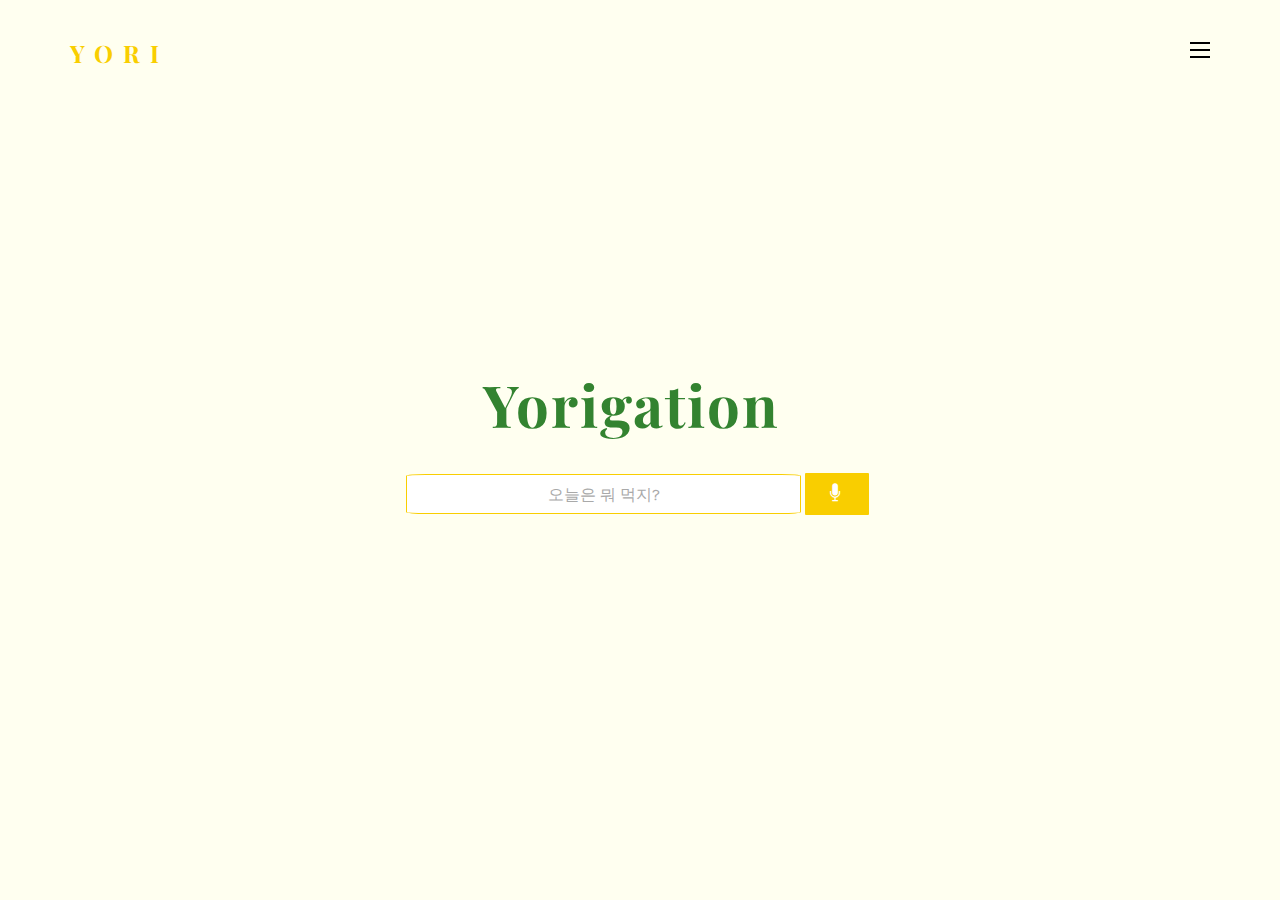
<file: index.html>
<!DOCTYPE HTML>
<html>
   <head>
   <meta charset="utf-8">
   <meta http-equiv="X-UA-Compatible" content="IE=edge">
   <title>Bato Template</title>
   <meta name="viewport" content="width=device-width, initial-scale=1">
   <meta name="description" content="" />
   <meta name="keywords" content="" />
   <meta name="author" content="" />

  <!-- Facebook and Twitter integration -->
   <meta property="og:title" content=""/>
   <meta property="og:image" content=""/>
   <meta property="og:url" content=""/>
   <meta property="og:site_name" content=""/>
   <meta property="og:description" content=""/>
   <meta name="twitter:title" content="" />
   <meta name="twitter:image" content="" />
   <meta name="twitter:url" content="" />
   <meta name="twitter:card" content="" />

   <!-- Place favicon.ico and apple-touch-icon.png in the root directory -->
   <link rel="shortcut icon" href="favicon.ico">

   <link href="https://fonts.googleapis.com/css?family=Karla:400,700" rel="stylesheet">
   <link href="https://fonts.googleapis.com/css?family=Playfair+Display:400,400i,700" rel="stylesheet">
   
   <!-- Animate.css -->
   <link rel="stylesheet" href="css/animate.css">
   <!-- Icomoon Icon Fonts-->
   <link rel="stylesheet" href="css/icomoon.css">
   <!-- Bootstrap  -->
   <link rel="stylesheet" href="css/bootstrap.css">
   <!-- Owl Carousel -->
   <link rel="stylesheet" href="css/owl.carousel.min.css">
   <link rel="stylesheet" href="css/owl.theme.default.min.css">
   <!-- Magnific Popup -->
   <link rel="stylesheet" href="css/magnific-popup.css">

   <link rel="stylesheet" href="css/style.css">


   <!-- Modernizr JS -->
   <script src="js/modernizr-2.6.2.min.js"></script>
   <!-- FOR IE9 below -->
   <!--[if lt IE 9]>
   <script src="js/respond.min.js"></script>
   <![endif]-->
   <style>
      body{
         background-color: ivory;
     }
   </style>
   </head>
   <body>

   <nav id="colorlib-main-nav" role="navigation">
      <a href="#" class="js-colorlib-nav-toggle colorlib-nav-toggle active"><i></i></a>
      <div class="js-fullheight colorlib-table">
         <div class="colorlib-table-cell js-fullheight">
            <div class="row">
               <div class="col-md-12">
                  <div class="form-group">
                     <h3>LogIn</h3>
                     <input type="text" name="login_id" class="form-control" placeholder="ID">
                     <input type="password" name="login_pw" class="form-control" placeholder="PW">
                     <input type="submit" value="LOGIN" class="btn1 btn-primary btn-submit1"><input type="submit" value="JOIN" class="btn1 btn-primary1 btn-submit2" onclick="location.href='join.html'">
                     <!-- <button type="submit" class="btn btn-primary"><i class="icon-search3"></i></button> -->
                  </div>
               </div>
            </div>
            <div class="row">
               <div class="col-md-12">
                  <ul>
                     <li class="active"><a href="index.html">Home</a></li>
                     <!-- <li><a href="login.html">Login</a></li> -->
                     <!-- <li><a href="join.html">Join</a></li> -->
                     <li><a href="about.html">About</a></li>
                     <!-- <li><a href="contact.html">Contact</a></li> -->
                  </ul>
               </div>
            </div>
            <div class="row">
              
            </div>
         </div>
      </div>
   </nav>
   
   <div id="colorlib-page">
      <header>
         <div class="container">
            <div class="row">
               <div class="col-md-12">
                  <div class="colorlib-navbar-brand">
                     <a class="colorlib-logo" href="index.html">yori</a>
                  </div>
                  <a href="#" class="js-colorlib-nav-toggle colorlib-nav-toggle"><i></i></a>
               </div>
            </div>
         </div>
      </header>
      <div id="colorlib-hero" class="js-fullheight">
         <div>
            <div class="item">
               <div class="hero-flex js-fullheight">
                  <div class="col-three-forth">
                     <!-- <div class="hero-img js-fullheight" style="background-image: url(images/opensandwich.jpg);"></div> -->
                  </div>
                  <div class="col-one-forth js-fullheight">
                     <div class="display-t js-fullheight">
                        <div class="display-tc js-fullheight">
                           
                           <div class="text-inner">
                              <div>
                                 <span class="tag"></span>
                                 <h2>Yorigation</h2>
                                 <p></p>
 <!-- input 태그  -->
                            <div class="text_search1">
                              <form method="get" action="list.html">
                                 <input id="query" class="today" type="text" placeholder="오늘은 뭐 먹지?" name="search"> 
                                          <button  class="btn btn-primary" onclick="location.href='list.html'" ><i class="icon-search3"></i></button><br><br>
                                          
                              </form>

                           </div>

                                 <!-- <p><a href="work.html" class="btn-view">검색어를 말해주세요 <i class="icon-arrow-right3"></i></a></p> -->
                              </div>
                           </div>
                        </div>
                     </div>
                  </div>
               </div>
            </div>
            <script src="js/jquery-3.4.1.min.js"></script>

            <script>

               window.SpeechRecognition = window.SpeechRecognition || window.webkitSpeechRecognition; // api 불러오는 코드
               
               const recognition = new SpeechRecognition(); //api 호출
               recognition.interimResults= false; // 말하는 과정까지 띄워줌 / false = 말 끝나면 띄워줌
               recognition.lang = 'ko-KR';  // 언어 설정
               
               let p = document.createElement('p'); // 하얀 박스
               const words = document.querySelector('.words'); // 음성을 글자로
               // words.appendChild(p); // 음성을 박스에 띄워주는 코드
               
               recognition.addEventListener('result', voiceRecording =>{
                const transcript = Array.from(voiceRecording.results)
                  .map(result => result[0])
                  .map(result => result.transcript)
                  .join('');
               
                  p.textContent = transcript; // transcript = 사용자 음성 / 사용자 음성을 하얀 박스에 띄움
               
                  if (voiceRecording.results[0].isFinal) { // 말이 끝나면 새롭게 문단을 나눠주는 코드 
                   //  p=document.createElement('p'); // transcript를 띄워주는 코드
                   //  words.appendChild(p); 
                    }
               
                   console.log(transcript);

                   if(transcript.includes('요리')||transcript.includes('유리')||transcript.includes('야')){
                     text_to_speech("어떤 요리를 검색할까요?");
                   };
       
       
       
                   var keywordsArr = ['크림 리조또','오므라이스','떡볶이', '파스타', '흑양탕', '지리탕', '햄버거', '까르보나라 떡볶이', '하루 한 끼']; // 검색어 띄워주기 
                    
                   function search() {
                       for(var i = 0; i <keywordsArr.length; i++) {
                           if (transcript.includes(keywordsArr[i])) { // 특정 문자열 포함 여부 확인
                               document.getElementById('query').value = keywordsArr[i]; 
                           } 
                       }
                    };
                    search();
                    
                    function btnClick(){
                     $('button').trigger('click'); //버튼 자동으로 클릭해줌
                    }
       
                   // 검색창에 음식 이름 들어가면 자동으로 검색된다.
                   if(document.getElementById('query').value!==""){
                     //검색어 저장
                     localStorage.setItem('keyword', document.getElementById('query').value );
                     window.setTimeout(btnClick,2000);
                   
                   };
       
               });
                 
               recognition.addEventListener('end', recognition.start); // 음성 인식이 끝나면 다시 시작하는 코드 
               
               recognition.start();
               
               

                   // 텍스트를 음성으로
                   function text_to_speech(txt) {
                           // Web Speech API - speech synthesis
                           if ('speechSynthesis' in window) {
                               // Synthesis support. Make your web apps talk!
                               console.log("음성합성을 지원하는  브라우저입니다.");
                           }
                           var systemVoice = new SpeechSynthesisUtterance();
                           var voices = window.speechSynthesis.getVoices();
                           // systemVoice.voice = voices[10]; // 두번째 부터 완전 외국인 발음이 됨. 사용하지 말것.
                           systemVoice.voiceURI = 'native';
                           systemVoice.volume = 1; // 0 to 1
                           systemVoice.rate = 0.9; // 0.1 to 10
                           systemVoice.pitch = 1.5; //0 to 2
                           systemVoice.text = txt;
                           systemVoice.lang = 'ko-KR';
               
                           systemVoice.onend = function (e) {
                               if (isRecognizing == false) {
                                   recognition.start();
                               }
                               console.log('Finished in ' + event.elapsedTime + ' seconds.');
                           };
                           window.speechSynthesis.speak(systemVoice);
                       }
               
                  $(document).ready(function(){
                     text_to_speech("어떤 요리를 검색할까요?");
                   });

                  
                   
               </script>
       
              
      </div>
   
   </div>


   <!-- jQuery -->
   <script src="js/jquery.min.js"></script>
   <!-- jQuery Easing -->
   <script src="js/jquery.easing.1.3.js"></script>
   <!-- Bootstrap -->
   <script src="js/bootstrap.min.js"></script>
   <!-- Waypoints -->
   <script src="js/jquery.waypoints.min.js"></script>
   <!-- Magnific Popup -->
   <script src="js/jquery.magnific-popup.min.js"></script>
   <script src="js/magnific-popup-options.js"></script>

   <!-- Main JS (Do not remove) -->
   <script src="js/main.js"></script>





   </body>

</html>
</file>
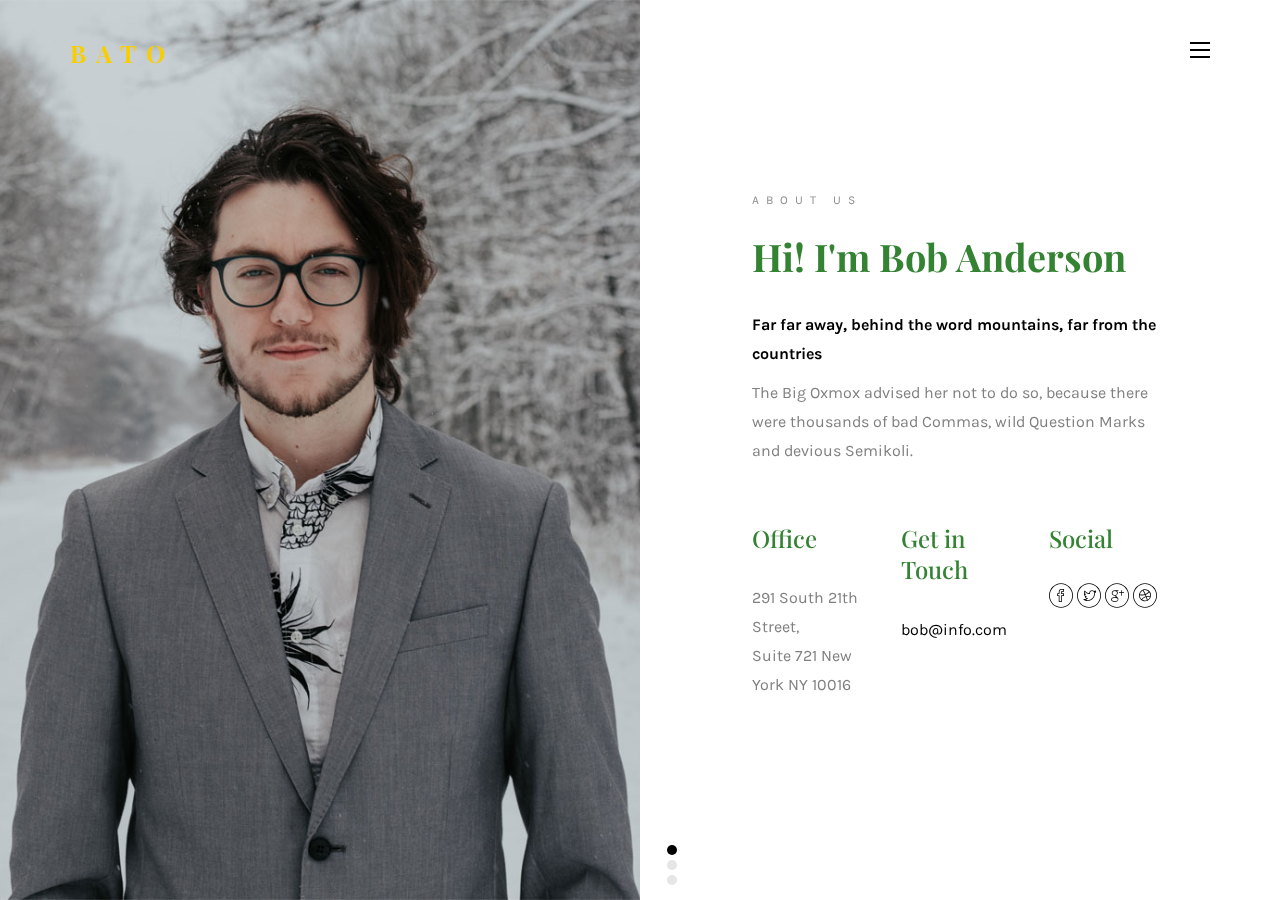
<file: about.html>
<!DOCTYPE HTML>
<html>
	<head>
	<meta charset="utf-8">
	<meta http-equiv="X-UA-Compatible" content="IE=edge">
	<title>Bato Template</title>
	<meta name="viewport" content="width=device-width, initial-scale=1">
	<meta name="description" content="" />
	<meta name="keywords" content="" />
	<meta name="author" content="" />

  <!-- Facebook and Twitter integration -->
	<meta property="og:title" content=""/>
	<meta property="og:image" content=""/>
	<meta property="og:url" content=""/>
	<meta property="og:site_name" content=""/>
	<meta property="og:description" content=""/>
	<meta name="twitter:title" content="" />
	<meta name="twitter:image" content="" />
	<meta name="twitter:url" content="" />
	<meta name="twitter:card" content="" />

	<!-- Place favicon.ico and apple-touch-icon.png in the root directory -->
	<link rel="shortcut icon" href="favicon.ico">

	<link href="https://fonts.googleapis.com/css?family=Karla:400,700" rel="stylesheet">
	<link href="https://fonts.googleapis.com/css?family=Playfair+Display:400,400i,700" rel="stylesheet">
	
	<!-- Animate.css -->
	<link rel="stylesheet" href="css/animate.css">
	<!-- Icomoon Icon Fonts-->
	<link rel="stylesheet" href="css/icomoon.css">
	<!-- Bootstrap  -->
	<link rel="stylesheet" href="css/bootstrap.css">
	<!-- Owl Carousel -->
	<link rel="stylesheet" href="css/owl.carousel.min.css">
	<link rel="stylesheet" href="css/owl.theme.default.min.css">
	<!-- Magnific Popup -->
	<link rel="stylesheet" href="css/magnific-popup.css">

	<link rel="stylesheet" href="css/style.css">


	<!-- Modernizr JS -->
	<script src="js/modernizr-2.6.2.min.js"></script>
	<!-- FOR IE9 below -->
	<!--[if lt IE 9]>
	<script src="js/respond.min.js"></script>
	<![endif]-->

	</head>
	<body>

	<nav id="colorlib-main-nav" role="navigation">
		<a href="#" class="js-colorlib-nav-toggle colorlib-nav-toggle active"><i></i></a>
		<div class="js-fullheight colorlib-table">
			<div class="colorlib-table-cell js-fullheight">
				<div class="row">
					<div class="col-md-12">
						<div class="form-group">
							<input type="text" class="form-control" id="search" placeholder="Enter any key to search...">
							<button type="submit" class="btn btn-primary"><i class="icon-search3"></i></button>
						</div>
					</div>
				</div>
				<div class="row">
					<div class="col-md-12">
						<ul>
							<li><a href="index.html">Home</a></li>
							<li><a href="work.html">Work</a></li>
							<li><a href="blog.html">Blog</a></li>
							<li class="active"><a href="about.html">About</a></li>
							<li><a href="contact.html">Contact</a></li>
						</ul>
					</div>
				</div>
				<div class="row">
					<div class="col-md-12">
						<h2 class="head-title">Gallery</h2>
						<a href="images/work-1.jpg" class="gallery image-popup-link text-center" style="background-image: url(images/work-1.jpg);">
							<span><i class="icon-search3"></i></span>
						</a>
						<a href="images/work-2.jpg" class="gallery image-popup-link text-center" style="background-image: url(images/work-2.jpg);">
							<span><i class="icon-search3"></i></span>
						</a>
						<a href="images/work-3.jpg" class="gallery image-popup-link text-center" style="background-image: url(images/work-3.jpg);">
							<span><i class="icon-search3"></i></span>
						</a>
						<a href="images/work-4.jpg" class="gallery image-popup-link text-center" style="background-image: url(images/work-4.jpg);">
							<span><i class="icon-search3"></i></span>
						</a>
					</div>
				</div>
			</div>
		</div>
	</nav>
	
	<div id="colorlib-page">
		<header>
			<div class="container">
				<div class="row">
					<div class="col-md-12">
						<div class="colorlib-navbar-brand">
							<a class="colorlib-logo" href="index.html">Bato</a>
						</div>
						<a href="#" class="js-colorlib-nav-toggle colorlib-nav-toggle"><i></i></a>
					</div>
				</div>
			</div>
		</header>
		
		<div id="colorlib-about">
			<div class="about-flex js-fullheight">
				<div class="col-half js-full-height about-img" style="background-image: url(images/about.jpg);"></div>
				<div class="col-half">
					<div class="owl-carousel3">
						<div class="item">
							<div class="display-t js-fullheight">
								<div class="display-tc js-fullheight">
									<div class="about-desc">
										<div class="row row-pb-md">
											<div class="col-md-12">
												<span class="title">About Us</span>
												<h2 class="about-head">Hi! I'm Bob Anderson</h2>
												<p><strong>Far far away, behind the word mountains, far from the countries</strong></p>
												<p>The Big Oxmox advised her not to do so, because there were thousands of bad Commas, wild Question Marks and devious Semikoli.</p>
											</div>
										</div>								
										<div class="row">
											<div class="col-md-4">
												<h3>Office</h3>
												<p>291 South 21th Street, <br> Suite 721 New York NY 10016</p>
											</div>
											<div class="col-md-4">
												<h3>Get in Touch</h3>
												<p><a href="#">bob@info.com</a></p>
											</div>
											<div class="col-md-4">
												<h3>Social</h3>
												<p class="colorlib-social-icons">
													<a href="#"><i class="icon-facebook4"></i></a>
													<a href="#"><i class="icon-twitter3"></i></a>
													<a href="#"><i class="icon-googleplus"></i></a>
													<a href="#"><i class="icon-dribbble2"></i></a>
												</p>
											</div>
										</div>
									</div>
								</div>
							</div>
						</div>

						<div class="item">
							<div class="display-t js-fullheight">
								<div class="display-tc js-fullheight">
									<div class="about-desc">
										<div class="row row-pb-md">
											<div class="col-md-12">
												<span class="title">My Story</span>
												<h2 class="about-head">History of the Company</h2>
												<p><strong>Far far away, behind the word mountains, far from the countries Vokalia and Consonantia, there live the blind texts.</strong></p>
												<p>When she reached the first hills of the Italic Mountains, she had a last view back on the skyline of her hometown Bookmarksgrove, the headline of Alphabet Village and the subline of her own road, the Line Lane. Pityful a rethoric question ran over her cheek, then she continued her way.</p>
											</div>
										</div>								
									</div>
								</div>
							</div>
						</div>

						<div class="item">
							<div class="display-t js-fullheight">
								<div class="display-tc js-fullheight">
									<div class="about-desc">
										<div class="row row-pb-md">
											<div class="col-md-12">
												<span class="title">Career</span>
												<h2 class="about-head">My Career</h2>
												<p>Far far away, behind the word mountains, far from the countries Vokalia and Consonantia, there live the blind texts.</p>
												<ul>
													<li><i class="icon-check"></i> The Big Oxmox advised her not to do so</li>
													<li><i class="icon-check"></i> When she reached the first hills of the Italic Mountains</li>
													<li><i class="icon-check"></i> Alphabet Village and the subline of her own road</li>
													<li><i class="icon-check"></i> Pityful a rethoric question ran over her cheek, then she continued her way.</li>
												</ul>
											</div>
										</div>								
									</div>
								</div>
							</div>
						</div>
					</div>
				</div>
				<!-- <div class="col-half js-fullheight">
					<div class="display-t js-fullheight">
						<div class="display-tc js-fullheight">
							<div class="owl-carousel">
								<div class="item">
									<div class="about-desc">
										<div class="row row-pb-md">
											<div class="col-md-12">
												<span class="title">About Us</span>
												<h2 class="about-head">Hi! I'm Bob Anderson</h2>
												<p><strong>Far far away, behind the word mountains, far from the countries</strong></p>
												<p>The Big Oxmox advised her not to do so, because there were thousands of bad Commas, wild Question Marks and devious Semikoli.</p>
											</div>
										</div>								
										<div class="row">
											<div class="col-md-4">
												<h3>Office</h3>
												<p>291 South 21th Street, <br> Suite 721 New York NY 10016</p>
											</div>
											<div class="col-md-4">
												<h3>Get in Touch</h3>
												<p><a href="#">bob@info.com</a></p>
											</div>
											<div class="col-md-4">
												<h3>Social</h3>
												<p class="colorlib-social-icons">
													<a href="#"><i class="icon-facebook4"></i></a>
													<a href="#"><i class="icon-twitter3"></i></a>
													<a href="#"><i class="icon-googleplus"></i></a>
													<a href="#"><i class="icon-dribbble2"></i></a>
												</p>
											</div>
										</div>
									</div>
								</div>

								<div class="item">
									<div class="about-desc">
										<div class="row row-pb-md">
											<div class="col-md-12">
												<span class="title">My Story</span>
												<h2 class="about-head">History of the Company</h2>
												<p><strong>Far far away, behind the word mountains, far from the countries Vokalia and Consonantia, there live the blind texts.</strong></p>
												<p>When she reached the first hills of the Italic Mountains, she had a last view back on the skyline of her hometown Bookmarksgrove, the headline of Alphabet Village and the subline of her own road, the Line Lane. Pityful a rethoric question ran over her cheek, then she continued her way.</p>
											</div>
										</div>								
									</div>
								</div>

								<div class="item">
									<div class="about-desc">
										<div class="row row-pb-md">
											<div class="col-md-12">
												<span class="title">Career</span>
												<h2 class="about-head">My Career</h2>
												<p>Far far away, behind the word mountains, far from the countries Vokalia and Consonantia, there live the blind texts.</p>
												<ul>
													<li><i class="icon-check"></i> The Big Oxmox advised her not to do so</li>
													<li><i class="icon-check"></i> When she reached the first hills of the Italic Mountains</li>
													<li><i class="icon-check"></i> Alphabet Village and the subline of her own road</li>
													<li><i class="icon-check"></i> Pityful a rethoric question ran over her cheek, then she continued her way.</li>
												</ul>
											</div>
										</div>								
									</div>
								</div>
							</div>
						</div>
					</div>
				</div> -->
			</div>
		</div>
		
		<!-- <div id="colorlib-subscribe">
			<div class="overlay"></div>
			<div class="container">
				<div class="row">
					<div class="col-md-8 col-md-offset-2 text-center colorlib-heading animate-box">
						<h2>Subscribe Newsletter</h2>
						<p>Subscribe our newsletter and get latest update</p>
					</div>
				</div>
				<div class="row animate-box">
					<div class="col-md-6 col-md-offset-3">
						<div class="row">
							<div class="col-md-12">
							<form class="form-inline qbstp-header-subscribe">
								<div class="col-three-forth">
									<div class="form-group">
										<input type="text" class="form-control" id="email" placeholder="Enter your email">
									</div>
								</div>
								<div class="col-one-third">
									<div class="form-group">
										<button type="submit" class="btn btn-primary">Subscribe Now</button>
									</div>
								</div>
							</form>
							</div>
						</div>
					</div>
				</div>
			</div>
		</div>

		<footer>
			<div id="footer">
				<div class="container">
					<div class="row">
						<div class="col-md-4 col-pb-sm text-center">
							<div class="row">
								<div class="col-md-10">
									<h2>Office</h2>
									<p>291 South 21th Street, <br> Suite 721 New York NY 10016</p>
								</div>
							</div>
						</div>
						<div class="col-md-4 col-pb-sm text-center">
							<h2>Get in Touch</h2>
							<p><a href="#">noah@info.com</a></p>
						</div>
						<div class="col-md-4 col-pb-sm text-center">
							<h2>Social</h2>
							<p class="colorlib-social-icons">
								<a href="#"><i class="icon-facebook4"></i></a>
								<a href="#"><i class="icon-twitter3"></i></a>
								<a href="#"><i class="icon-googleplus"></i></a>
								<a href="#"><i class="icon-dribbble2"></i></a>
							</p>
						</div>
					</div>
					<div class="row">
						<div class="col-md-12 text-center">
							<p>
								<span class="block">&copy; 2018. All Rights Reserved. Designed by <a href="https://colorlib.com/" target="_blank">Colorlib</a><br></span> 
								<span class="block">Demo Images: <a href="http://unsplash.co/" target="_blank">Unsplash</a></span>
							</p>
						</div>
					</div>
				</div>
			</div>
		</footer> -->
	
	</div>

	<!-- jQuery -->
	<script src="js/jquery.min.js"></script>
	<!-- jQuery Easing -->
	<script src="js/jquery.easing.1.3.js"></script>
	<!-- Bootstrap -->
	<script src="js/bootstrap.min.js"></script>
	<!-- Waypoints -->
	<script src="js/jquery.waypoints.min.js"></script>
	<!-- Owl Carousel -->
	<script src="js/owl.carousel.min.js"></script>
	<!-- Magnific Popup -->
	<script src="js/jquery.magnific-popup.min.js"></script>
	<script src="js/magnific-popup-options.js"></script>

	<!-- Main JS (Do not remove) -->
	<script src="js/main.js"></script>

	</body>
</html>
</file>
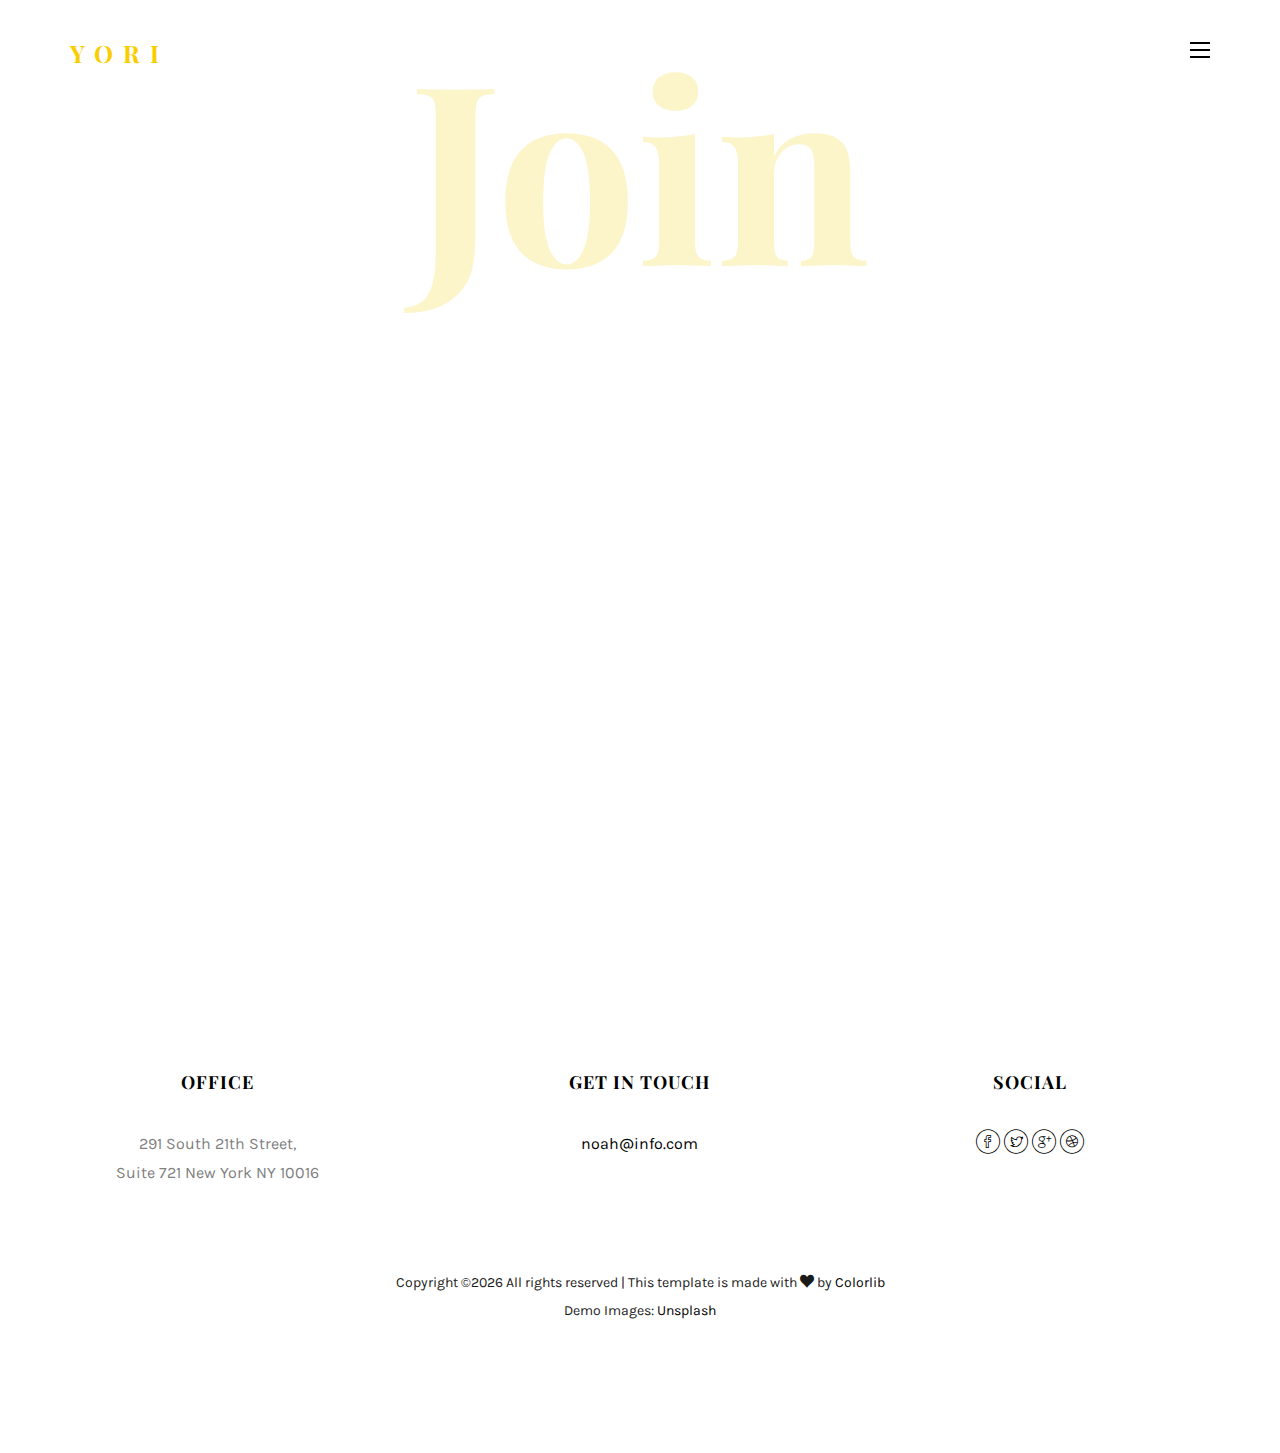
<file: join.html>
<!DOCTYPE HTML>
<html>
	<head>
	<meta charset="utf-8">
	<meta http-equiv="X-UA-Compatible" content="IE=edge">
	<title>Bato Template</title>
	<meta name="viewport" content="width=device-width, initial-scale=1">
	<meta name="description" content="" />
	<meta name="keywords" content="" />
	<meta name="author" content="" />

  <!-- Facebook and Twitter integration -->
	<meta property="og:title" content=""/>
	<meta property="og:image" content=""/>
	<meta property="og:url" content=""/>
	<meta property="og:site_name" content=""/>
	<meta property="og:description" content=""/>
	<meta name="twitter:title" content="" />
	<meta name="twitter:image" content="" />
	<meta name="twitter:url" content="" />
	<meta name="twitter:card" content="" />

	<!-- Place favicon.ico and apple-touch-icon.png in the root directory -->
	<link rel="shortcut icon" href="favicon.ico">

	<link href="https://fonts.googleapis.com/css?family=Karla:400,700" rel="stylesheet">
	<link href="https://fonts.googleapis.com/css?family=Playfair+Display:400,400i,700" rel="stylesheet">
	
	<!-- Animate.css -->
	<link rel="stylesheet" href="css/animate.css">
	<!-- Icomoon Icon Fonts-->
	<link rel="stylesheet" href="css/icomoon.css">
	<!-- Bootstrap  -->
	<link rel="stylesheet" href="css/bootstrap.css">
	<!-- Owl Carousel -->
	<link rel="stylesheet" href="css/owl.carousel.min.css">
	<link rel="stylesheet" href="css/owl.theme.default.min.css">
	<!-- Magnific Popup -->
	<link rel="stylesheet" href="css/magnific-popup.css">

	<link rel="stylesheet" href="css/style.css">


	<!-- Modernizr JS -->
	<script src="js/modernizr-2.6.2.min.js"></script>
	<!-- FOR IE9 below -->
	<!--[if lt IE 9]>
	<script src="js/respond.min.js"></script>
	<![endif]-->

	</head>
	<body>

	<nav id="colorlib-main-nav" role="navigation">
		<a href="#" class="js-colorlib-nav-toggle colorlib-nav-toggle active"><i></i></a>
		<div class="js-fullheight colorlib-table">
			<div class="colorlib-table-cell js-fullheight">
				<div class="row">
					<div class="col-md-12">
						<div class="form-group">
							<input type="text" class="form-control" id="search" placeholder="Enter any key to search...">
							<button type="submit" class="btn btn-primary"><i class="icon-search3"></i></button>
						</div>
					</div>
				</div>
				<div class="row">
					<div class="col-md-12">
						<ul>
							<li><a href="index.html">Home</a></li>
							<li><a href="work.html">Work</a></li>
							<li><a href="blog.html">Blog</a></li>
							<li><a href="about.html">About</a></li>
							<li class="active"><a href="contact.html">Contact</a></li>
						</ul>
					</div>
				</div>
				<div class="row">
					<div class="col-md-12">
						<h2 class="head-title">Gallery</h2>
						<a href="images/work-1.jpg" class="gallery image-popup-link text-center" style="background-image: url(images/work-1.jpg);">
							<span><i class="icon-search3"></i></span>
						</a>
						<a href="images/work-2.jpg" class="gallery image-popup-link text-center" style="background-image: url(images/work-2.jpg);">
							<span><i class="icon-search3"></i></span>
						</a>
						<a href="images/work-3.jpg" class="gallery image-popup-link text-center" style="background-image: url(images/work-3.jpg);">
							<span><i class="icon-search3"></i></span>
						</a>
						<a href="images/work-4.jpg" class="gallery image-popup-link text-center" style="background-image: url(images/work-4.jpg);">
							<span><i class="icon-search3"></i></span>
						</a>
					</div>
				</div>
			</div>
		</div>
	</nav>
	
	<div id="colorlib-page">
		<header>
			<div class="container">
				<div class="row">
					<div class="col-md-12">
						<div class="colorlib-navbar-brand">
							<a class="colorlib-logo" href="index.html">YORI</a>
						</div>
						<a href="#" class="js-colorlib-nav-toggle colorlib-nav-toggle"><i></i></a>
					</div>
				</div>
			</div>
		</header>
		
		<div id="colorlib-contact">
			<div class="container">
				<div class="row text-center">
					<h2 class="bold">Join</h2>
				</div>
				<div class="row">
					<div class="col-md-12 col-md-offset-0">
						<div class="row">
							<div class="col-md-7 col-md-push-3 animate-box text-center">
								<div class="row">
									<div class="col-md-10">
										<div class="form-group">
											<input type="text" class="form-control" placeholder="ID">
										</div>
									</div>
									<div class="col-md-10">
										<div class="form-group">
											<input type="password" name="password1" class="form-control" placeholder="PW">
										</div>
									</div>
									<div class="col-md-10">
										<div class="form-group">
											<input type="password" name="password2" class="form-control" placeholder="PW CHECK">
										</div>
									</div>
									<div class="col-md-10">
										<div class="form-group">
											<input type="text" class="form-control" placeholder="NAME">
										</div>
									</div>
									<div class="col-md-10">
										<div class="form-group">
											<input type="text" class="form-control" placeholder="NICKNAME">
										</div>
									</div>
									<!-- <div class="col-md-12">
										<div class="form-group">
											<textarea name="" class="form-control" id="" cols="30" rows="7" placeholder="Message"></textarea>
										</div>
									</div> -->
									<div class="col-md-10">
										<div class="form-group">
											<input type="submit" value="JOIN" class="btn btn-primary btn-submit">
										</div>
									</div>
								</div>
							</div>
						</div>
					</div>
				</div>
			</div>
		</div>
		
		

		<footer>
			<div id="footer">
				<div class="container">
					<div class="row">
						<div class="col-md-4 col-pb-sm text-center">
							<div class="row">
								<div class="col-md-10">
									<h2>Office</h2>
									<p>291 South 21th Street, <br> Suite 721 New York NY 10016</p>
								</div>
							</div>
						</div>
						<div class="col-md-4 col-pb-sm text-center">
							<h2>Get in Touch</h2>
							<p><a href="#">noah@info.com</a></p>
						</div>
						<div class="col-md-4 col-pb-sm text-center">
							<h2>Social</h2>
							<p class="colorlib-social-icons">
								<a href="#"><i class="icon-facebook4"></i></a>
								<a href="#"><i class="icon-twitter3"></i></a>
								<a href="#"><i class="icon-googleplus"></i></a>
								<a href="#"><i class="icon-dribbble2"></i></a>
							</p>
						</div>
					</div>
					<div class="row">
						<div class="col-md-12 text-center">
							<p>
								<span class="block"><!-- Link back to Colorlib can't be removed. Template is licensed under CC BY 3.0. -->
Copyright &copy;<script>document.write(new Date().getFullYear());</script> All rights reserved | This template is made with <i class="icon-heart" aria-hidden="true"></i> by <a href="https://colorlib.com" target="_blank">Colorlib</a>
<!-- Link back to Colorlib can't be removed. Template is licensed under CC BY 3.0. --><br></span> 
								<span class="block">Demo Images: <a href="http://unsplash.co/" target="_blank">Unsplash</a></span>
							</p>
						</div>
					</div>
				</div>
			</div>
		</footer>
	
	</div>

	<!-- jQuery -->
	<script src="js/jquery.min.js"></script>
	<!-- jQuery Easing -->
	<script src="js/jquery.easing.1.3.js"></script>
	<!-- Bootstrap -->
	<script src="js/bootstrap.min.js"></script>
	<!-- Waypoints -->
	<script src="js/jquery.waypoints.min.js"></script>
	<!-- Owl Carousel -->
	<script src="js/owl.carousel.min.js"></script>
	<!-- Magnific Popup -->
	<script src="js/jquery.magnific-popup.min.js"></script>
	<script src="js/magnific-popup-options.js"></script>

	<!-- Main JS (Do not remove) -->
	<script src="js/main.js"></script>

	</body>
</html>
</file>
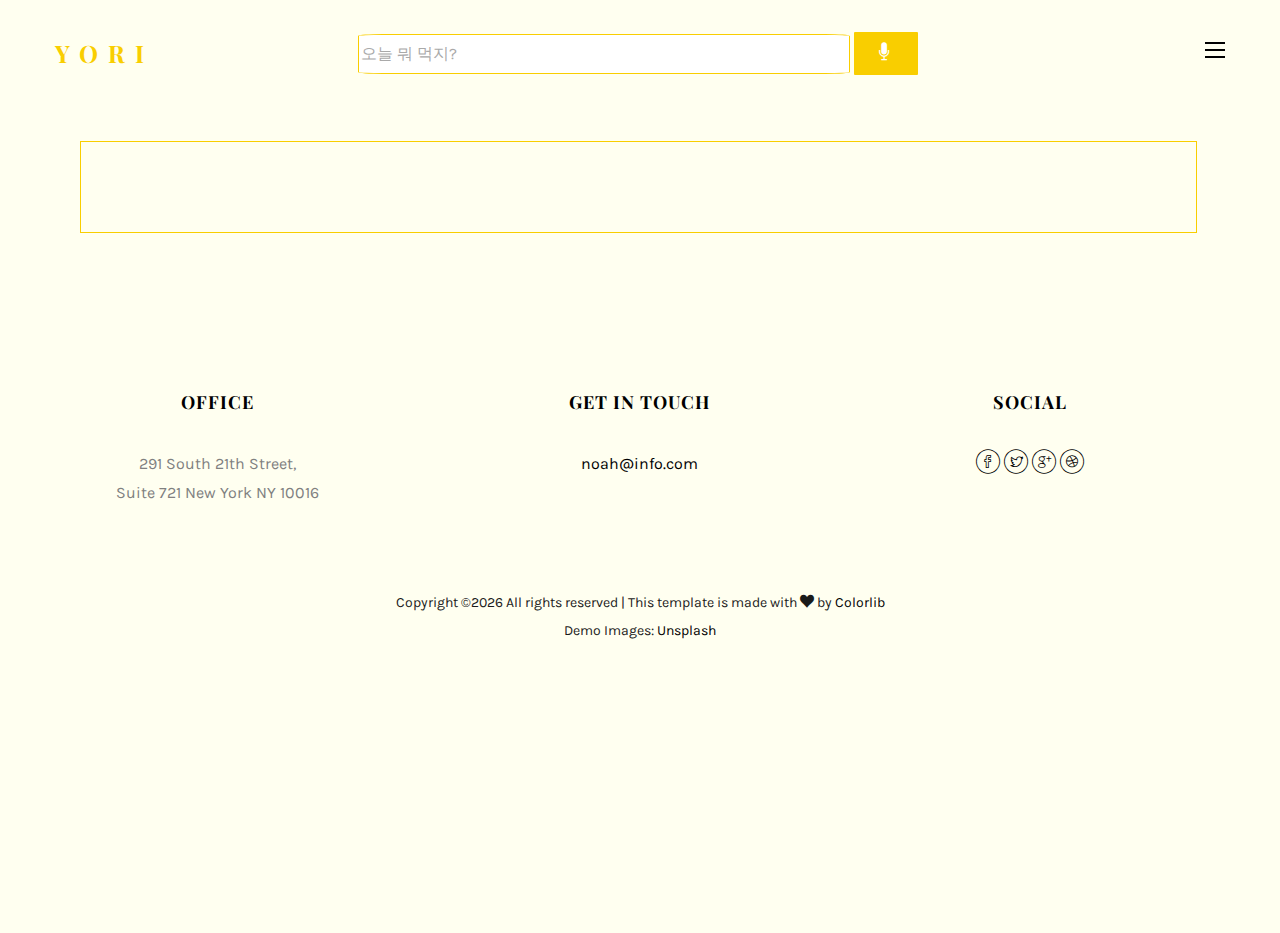
<file: list.html>
<!DOCTYPE HTML>
<html>
	<head>
	<meta charset="utf-8">
	<meta http-equiv="X-UA-Compatible" content="IE=edge">
	<title>Bato Template</title>
	<meta name="viewport" content="width=device-width, initial-scale=1">
	<meta name="description" content="" />
	<meta name="keywords" content="" />
	<meta name="author" content="" />

  <!-- Facebook and Twitter integration -->
	<meta property="og:title" content=""/>
	<meta property="og:image" content=""/>
	<meta property="og:url" content=""/>
	<meta property="og:site_name" content=""/>
	<meta property="og:description" content=""/>
	<meta name="twitter:title" content="" />
	<meta name="twitter:image" content="" />
	<meta name="twitter:url" content="" />
	<meta name="twitter:card" content="" />

	<!-- Place favicon.ico and apple-touch-icon.png in the root directory -->
	<link rel="shortcut icon" href="favicon.ico">

	<link href="https://fonts.googleapis.com/css?family=Karla:400,700" rel="stylesheet">
	<link href="https://fonts.googleapis.com/css?family=Playfair+Display:400,400i,700" rel="stylesheet">
	
	
	<!-- Animate.css -->
	<link rel="stylesheet" href="css/animate.css">
	<!-- Icomoon Icon Fonts-->
	<link rel="stylesheet" href="css/icomoon.css">
	<!-- Bootstrap  -->
	<link rel="stylesheet" href="css/bootstrap.css">
	<!-- Owl Carousel -->
	<link rel="stylesheet" href="css/owl.carousel.min.css">
	<link rel="stylesheet" href="css/owl.theme.default.min.css">
	<!-- Magnific Popup -->
	<link rel="stylesheet" href="css/magnific-popup.css">

	<link rel="stylesheet" href="css/style.css">


	<!-- Modernizr JS -->
	<script src="js/modernizr-2.6.2.min.js"></script>
	<!-- FOR IE9 below -->
	<!--[if lt IE 9]>
	<script src="js/respond.min.js"></script>
	<![endif]-->
	<style>
		@import url('https://fonts.googleapis.com/css?family=Do+Hyeon|Noto+Sans+KR&display=swap');
		
		p#yt_title_font{
			font-family:'Do Hyeon';	
		}

		p#yt_desc_font{
			font-family: 'roboto';	
			
		}

		body{
            background-color: ivory;
        }

        /* .yt_video_list{
            box-sizing: border-box;
         	margin: 30px; 
         	margin-left: 10%;
            padding: 30px;
            width: 80%;
            height: auto;
            border: 1px solid #F9CE00;
            background: transparent;
            overflow: hidden;
            vertical-align: middle;
            display: inline-block;
         
            position:relative;
           

        } */

        img{
            display: block;
            width: 100%;    
            height: 100%;
            margin: 0px;
            display: flex;
           
      }
      
      .col-md-12_1 {
          width: 20%;
      }
        .yt_video_list{
            box-sizing: border-box;
			margin: 30px; 
			margin-left: 10px;
            padding: 30px;
            width: 98%;
            height: auto;
            border: 1px solid #F9CE00;
            background: transparent;
            overflow: hidden;
            vertical-align: middle;
            display: inline-block;
			
            position:relative;
           

        }

        /* img{
            display: block;
            width:100%;    
            height: 100%;
            margin: 0px;
            display: flex;
           
        } */
		  /* 유튜브 영상 스타일 */
		  .yt_item{
         display:flex;
         justify-content: center;
         margin-bottom: 10px;
         padding: 10px;
      }
      .yt_item span{
         display: block;
         margin: 0;
         padding: 0;
      }
      .yt_item > .yt_title_desc{
         margin: 30px auto;
      }
	  .yt_item > .yt_title{
         margin-top: 20px;
      }
	      
	  .yt_item > .yt_title_desc > .yt_desc{
         margin: auto;
      }

      .yt_item > a, 
      .yt_item > span{
         margin-left: 10px;
         width: 45%;
         height: 100%;
      }





    </style>
	</head>
	<body>

	<nav id="colorlib-main-nav" role="navigation">
		<a href="#" class="js-colorlib-nav-toggle colorlib-nav-toggle active"><i></i></a>
		<div class="js-fullheight colorlib-table">
			<div class="colorlib-table-cell js-fullheight">
				<div class="row">
					<div class="col-md-12">
						<ul>
							<li class="active"><a href="index.html">Home</a></li>
                     		<li><a href="work.html">Login</a></li>
                     		<li><a href="blog.html">Join</a></li>
                     		<li><a href="about.html">About</a></li>
						</ul>
					</div>
				</div>
				<div class="row">
					<!-- <div class="col-md-12">
						<h2 class="head-title">Gallery</h2>
						<a href="images/work-1.jpg" class="gallery image-popup-link text-center" style="background-image: url(images/work-1.jpg);">
							<span><i class="icon-search3"></i></span>
						</a>
						<a href="images/work-2.jpg" class="gallery image-popup-link text-center" style="background-image: url(images/work-2.jpg);">
							<span><i class="icon-search3"></i></span>
						</a>
						<a href="images/work-3.jpg" class="gallery image-popup-link text-center" style="background-image: url(images/work-3.jpg);">
							<span><i class="icon-search3"></i></span>
						</a>
						<a href="images/work-4.jpg" class="gallery image-popup-link text-center" style="background-image: url(images/work-4.jpg);">
							<span><i class="icon-search3"></i></span>
						</a>
					</div> -->
				</div>
			</div>
		</div>
	</nav>
	
	<div id="colorlib-page">
		<header>
			<div class="container">
				<div class="row">
					<div class="col-md-12_1">
						<div class="colorlib-navbar-brand">
							<a class="colorlib-logo" href="index.html">YORI</a>
						</div>
					</div>
					<a href="#" class="js-colorlib-nav-toggle colorlib-nav-toggle"><i></i></a>
					</div>
				</div>
			</div>
		</header>

		
		<div class="text_search">
			<input type = "text" class="list_search" placeholder="오늘 뭐 먹지?" name="search" id="query">
			<button id="query-btn" class="btn btn-primary" ><i class="icon-search3"></i></button>
		 </div>
		
		<div id="colorlib-work1a">
			<div class="container">
				<div class="row text-center">
					
				</div>
				<div id = "yt_video_list" class = "yt_video_list">
					<article id="arti">
						<div id="thumb"></div>
						<div id="details">
							<h4 id="d_title"></h4>
							<p id="d_description"></p>
						</div>


					</article>
					<!-- <div id = "yt_video_list" class = "yt_video_list">
					   
					</div> -->
				</div>
				
			 
				
		</div>
		
		

		<footer>
			<div id="footer">
				<div class="container">
					<div class="row">
						<div class="col-md-4 col-pb-sm text-center">
							<div class="row">
								<div class="col-md-10">
									<h2>Office</h2>
									<p>291 South 21th Street, <br> Suite 721 New York NY 10016</p>
								</div>
							</div>
						</div>
						<div class="col-md-4 col-pb-sm text-center">
							<h2>Get in Touch</h2>
							<p><a href="#">noah@info.com</a></p>
						</div>
						<div class="col-md-4 col-pb-sm text-center">
							<h2>Social</h2>
							<p class="colorlib-social-icons">
								<a href="#"><i class="icon-facebook4"></i></a>
								<a href="#"><i class="icon-twitter3"></i></a>
								<a href="#"><i class="icon-googleplus"></i></a>
								<a href="#"><i class="icon-dribbble2"></i></a>
							</p>
						</div>
					</div>
					<div class="row">
						<div class="col-md-12 text-center">
							<p>
								<span class="block"><!-- Link back to Colorlib can't be removed. Template is licensed under CC BY 3.0. -->
Copyright &copy;<script>document.write(new Date().getFullYear());</script> All rights reserved | This template is made with <i class="icon-heart" aria-hidden="true"></i> by <a href="https://colorlib.com" target="_blank">Colorlib</a>
<!-- Link back to Colorlib can't be removed. Template is licensed under CC BY 3.0. --><br></span> 
								<span class="block">Demo Images: <a href="http://unsplash.co/" target="_blank">Unsplash</a></span>
							</p>
						</div>
					</div>
				</div>
			</div>
		</footer>
	
	</div>
	<script src="js/jquery-3.4.1.min.js"></script>
	<script src="./js/auth.js"></script>
	<script src="https://apis.google.com/js/client.js?onload=googleApiClientReady"></script>
				
				<script>
					
					$(function () {
						function playerPage(index){
							// window.location.href = 'http://127.0.0.1:5500/0217/yt_player.html?id='+index;
							window.location.href = 'http://127.0.0.1:5500/0217/bato/player.html?id='+index;
						}
						//검색창에 넘어온 keyword가 들어오면 검색 리스트 보여줌
						var mainkey = localStorage.getItem('keyword');
						var keyword = $('#query').val();
						
						if(mainkey!=""){
							keyword=localStorage.getItem('keyword');
							document.getElementById('query').value = keyword; 
							console.log("검색어:" +keyword);
							$('#query-btn').trigger('click'); 
						}else{
							keyword=$('#query').val()+'레시피';
						} 

						$('#query-btn').on('click',function(){
							var apiKey = 'AIzaSyBgl-6nqN9UV7-70C_JtAThBC-jv90we88';
							$.ajax({
								url:'https://www.googleapis.com/youtube/v3/search?key='+apiKey+'&part=snippet&q='+keyword,
								success:function(data){
									$('#yt_video_list').empty();
									console.log('keyword:'+keyword);

									for (let i = 0; i < data.items.length; i++) {
										
										$('#yt_video_list').append(
											'<div class="yt_item">'+											
											'<h3>' + (i + 1) + '</h3><a href= "#" class="videoId_' + i + '"><img src="http://img.youtube.com/vi/' + 
											data.items[i].id.videoId + '/mqdefault.jpg"></a>'+
											'<span class="yt_title_desc">'+
											'<span class="yt_title"><p id = "yt_title_font" style="color:#664B00; font-size:150%">'+data.items[i].snippet.title+'</p></span>'+
											'<span class="yt_desc"><p id = "yt_desc_font" style="color:grey; font-size:100%">'+data.items[i].snippet.description+'</p></span>'+
											'</span>'+
											'</div>'
										);
										localStorage.setItem('videoId_'+i,data.items[i].id.videoId);
									}
									$('.yt_item > a').on('click',function(){
										let $classNm = $(this).attr('class'); 
										playerPage($classNm);
										// alert($class);
									});
								}
							}); 
						});
			
						
					   
					});
				

        window.SpeechRecognition = window.SpeechRecognition || window.webkitSpeechRecognition; // api 불러오는 코드
        
        
        const recognition = new SpeechRecognition(); //api 호출
        recognition.interimResults= false; // 말하는 과정까지 띄워줌 / false = 말 끝나면 띄워줌
        recognition.lang = 'ko-KR';  // 언어 설정
        
        let p = document.createElement('p'); // 하얀 박스
        const words = document.querySelector('.words'); // 음성을 글자로
        // words.appendChild(p); // 음성을 박스에 띄워주는 코드
        
        recognition.addEventListener('result', voiceRecording =>{
         const transcript = Array.from(voiceRecording.results)
           .map(result => result[0])
           .map(result => result.transcript)
           .join('');
        
           p.textContent = transcript; // transcript = 사용자 음성 / 사용자 음성을 하얀 박스에 띄움
        
           if (voiceRecording.results[0].isFinal) { // 말이 끝나면 새롭게 문단을 나눠주는 코드 
            //  p=document.createElement('p'); // transcript를 띄워주는 코드
            //  words.appendChild(p); 
             }
        
            console.log("자막 : "+transcript);



            var keywordsArr = ['크림 리조또','오므라이스','떡볶이', '파스타', '흑양탕', '지리탕', '햄버거', '까르보나라 떡볶이', '하루 한 끼']; // 검색어 띄워주기 
             

                for(var i = 0; i <keywordsArr.length; i++) {
                    if (transcript.includes(keywordsArr[i])) { // 특정 문자열 포함 여부 확인
                        document.getElementById('query').value = keywordsArr[i]; 
                    } 
                }
            
             

	//검색창에 음식 이름 들어가면 자동으로 검색된다.
	//자동 버튼
            if(document.getElementById('query').value!=""){
                $('#query-btn').trigger('click'); //버튼 자동으로 클릭해줌
				console.log('클릭시 : '+document.getElementById('query').value);
				// return false;
			};
			
    
            //요리부르기
             if (transcript.includes('요리') || transcript.includes('유리')){ // 특정 문자열 포함 여부 확인
             }
            //인덱스로 재생목록 중에서 재생할 영상 고르기  
             else if (transcript.includes('1') || transcript.includes('1번') || transcript.includes('첫 번') || transcript.includes('첫')){
                  $('.videoId_0').trigger('click');
                  text_to_speech("첫번째 영상을 재생할게요.");
             } 
             else if (transcript.includes('2') || transcript.includes('2번') || transcript.includes('두 번') || transcript.includes('이번')){
                  $('.videoId_1').trigger('click');
                  text_to_speech("두번째 영상을 재생할게요.");
             } 
             else if (transcript.includes('3') || transcript.includes('3번') || transcript.includes('세 번') || transcript.includes('세')){
                  $('.videoId_2').trigger('click');
                  text_to_speech("세번째 영상을 재생할게요.");
             } 
             else if (transcript.includes('4') || transcript.includes('4번') || transcript.includes('네 번') ){
                  $('.videoId_3').trigger('click');
                  text_to_speech("네번째 영상을 재생할게요.");
             } 
             else if (transcript.includes('5') || transcript.includes('5번') || transcript.includes('다섯번') || transcript.includes('다섯')){
                  $('.videoId_4').trigger('click');
                  text_to_speech("다섯번째 영상을 재생할게요.");
             } 

        });
          
        recognition.addEventListener('end', recognition.start); // 음성 인식이 끝나면 다시 시작하는 코드 
        
        recognition.start();
        
    
            // 텍스트를 음성으로
            
            function text_to_speech(txt) {
                    // Web Speech API - speech synthesis
                    if ('speechSynthesis' in window) {
                        // Synthesis support. Make your web apps talk!
                        console.log("음성합성을 지원하는  브라우저입니다.");
                    }
                    var systemVoice = new SpeechSynthesisUtterance();
                    var voices = window.speechSynthesis.getVoices();
                    // systemVoice.voice = voices[10]; // 두번째 부터 완전 외국인 발음이 됨. 사용하지 말것.
                    systemVoice.voiceURI = 'native';
                    systemVoice.volume = 1; // 0 to 1
                    systemVoice.rate = 0.9; // 0.1 to 10
                    systemVoice.pitch = 1.5; //0 to 2
                    systemVoice.text = txt;
                    systemVoice.lang = 'ko-KR';
        
                    systemVoice.onend = function (e) {
                        if (isRecognizing == false) {
                            recognition.start();
                        }
                        console.log('Finished in ' + event.elapsedTime + ' seconds.');
                    };
                    window.speechSynthesis.speak(systemVoice);
                }
        
        </script>

        <script src="js/jquery-3.4.1.min.js"></script>
        <script type = "text/javascript">
            // $(document).ready(function(){
            //     text_to_speech("어떤 요리를 검색할까요?");
            //     systemMessage.innerHTML = '어떤 요리를 검색할까요?';
            // });
        </script>

	<!-- jQuery -->
	<script src="js/jquery.min.js"></script>
	<!-- jQuery Easing -->
	<script src="js/jquery.easing.1.3.js"></script>
	<!-- Bootstrap -->
	<script src="js/bootstrap.min.js"></script>
	<!-- Waypoints -->
	<script src="js/jquery.waypoints.min.js"></script>
	<!-- Owl Carousel -->
	<script src="js/owl.carousel.min.js"></script>
	<!-- Magnific Popup -->
	<script src="js/jquery.magnific-popup.min.js"></script>
	<script src="js/magnific-popup-options.js"></script>

	<!-- Main JS (Do not remove) -->
	<script src="js/main.js"></script>

	</body>
</html>
</file>
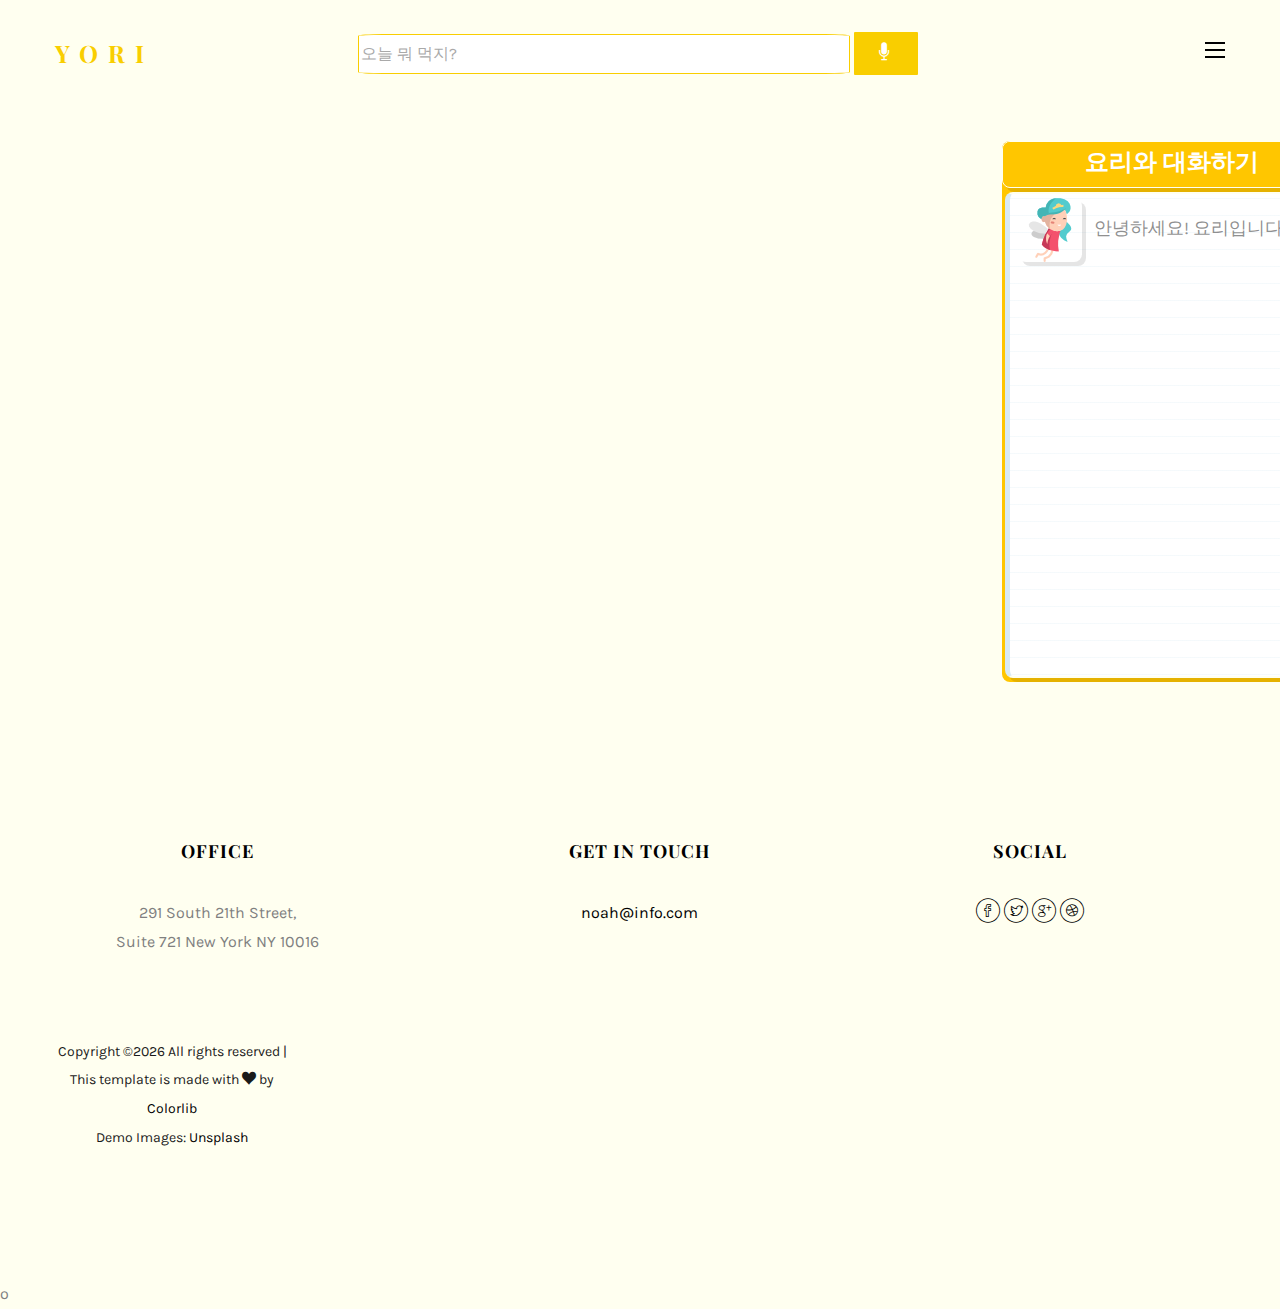
<file: player.html>
<!DOCTYPE HTML>
<html>
   <head>
   <meta charset="utf-8">
   <meta http-equiv="X-UA-Compatible" content="IE=edge">
   <title>Bato Template</title>
   <meta name="viewport" content="width=device-width, initial-scale=1">
   <meta name="description" content="" />
   <meta name="keywords" content="" />
   <meta name="author" content="" />

  <!-- Facebook and Twitter integration -->
   <meta property="og:title" content=""/>
   <meta property="og:image" content=""/>
   <meta property="og:url" content=""/>
   <meta property="og:site_name" content=""/>
   <meta property="og:description" content=""/>
   <meta name="twitter:title" content="" />
   <meta name="twitter:image" content="" />
   <meta name="twitter:url" content="" />
   <meta name="twitter:card" content="" />

   <!-- Place favicon.ico and apple-touch-icon.png in the root directory -->
   <link rel="shortcut icon" href="favicon.ico">

   <link href="https://fonts.googleapis.com/css?family=Karla:400,700" rel="stylesheet">
   <link href="https://fonts.googleapis.com/css?family=Playfair+Display:400,400i,700" rel="stylesheet">
   
   <!-- Animate.css -->
   <link rel="stylesheet" href="css/animate.css">
   <!-- Icomoon Icon Fonts-->
   <link rel="stylesheet" href="css/icomoon.css">
   <!-- Bootstrap  -->
   <link rel="stylesheet" href="css/bootstrap.css">
   <!-- Owl Carousel -->
   <link rel="stylesheet" href="css/owl.carousel.min.css">
   <link rel="stylesheet" href="css/owl.theme.default.min.css">
   <!-- Magnific Popup -->
   <link rel="stylesheet" href="css/magnific-popup.css">

   <link rel="stylesheet" href="css/style.css">


   <!-- Modernizr JS -->
   <script src="js/modernizr-2.6.2.min.js"></script>
   <!-- FOR IE9 below -->
   <!--[if lt IE 9]>
   <script src="js/respond.min.js"></script>
   <![endif]-->
   <style>

      body{
            background-color: ivory;
        }

        .yt_video_list{
            box-sizing: border-box;
         margin: 30px; 
         margin-left: 10px;
            padding: 30px;
            width: 98%;
            height: auto;
            border: 1px solid #F9CE00;
            background: transparent;
            overflow: hidden;
            vertical-align: middle;
            display: inline-block;
         
            position:relative;
           

        }

        @import 'https://fonts.googleapis.com/css?family=Roboto';
        @import url('https://fonts.googleapis.com/css?family=Do+Hyeon|Noto+Sans+KR&display=swap');

        h1 {
            margin: 20px auto 0;
            font-size: 20px;
            font-weight: 700;
            text-align: center;
        }

        .youtube {
            box-sizing: border-box;
            margin: 20px auto;
            width: 650px;
            border: 1px solid #ddd;
            background: #f5f5f5;
            font-family: 'Roboto';
            font-size: 14px;
            overflow: hidden;
        }



        iframe {
            display: block;
            width: 960px;
            height: 540px;
      }
      #music_player_i{
         width: 90px;
         height: 60px;
      }
            
      /* 유튜브 감싸는 div */
      #player_wrapper{
             /* border: 1px solid #ff9999; */
             /* 중앙 정렬 */
             width: 1350px; margin: 30px auto;

             /* 수평 레이아웃 구성 */
             overflow: hidden;
             
         }
         
         /* 플레이어 section  *플레이어 div를 담는 공간 */
         #player_wrapper > #player_section{
             /* 왼쪽에 붙이기 *자식이 float 속성 사용시 >> 부모 overflow:hidden */
             width:1000px; float: left;
             
             /* 구분하기 편하기 위해서 보더 속성 추후에 삭제 */
             /* border: 1px solid #ff9999; */
             
         }

         /* 챗봇 aside */
         #player_wrapper > #chatBot_aside {
          width: 340px;
         float: right;
         background-color: #ffc600;
         border-radius: 8px;
         /* padding-right: 10px; */
         /* margin-top: 20px; */
         margin-right: 8px;
      }
       
       

         /* 챗봇 들어갈 공간 */
         #player_wrapper > #chatBot_aside > #chatBot_div{
          width: 335px; margin: 4px auto;
          height: 486px; 
          /* height: 186px; */
             overflow-y: auto;
             border: 2px solid ivory;
             border-left: thick solid #d9eaf3;
             border-radius: 8px;
             box-shadow:4px 4px 0 rgba(0,0,0,0.1);
             
             background: -webkit-gradient(linear, 0 0, 0 100%, from(#d9eaf3), color-stop(4%, #fff)) 0 4px;
            /* 챗봇 배경에 줄 간격 조절 코드 rem */
             background-size: 100% 1.7rem;
        
            }
         
         /* 챗봇 스크롤바 디자인 */
         #chatBot_div::-webkit-scrollbar{
            /* 스크롤바 너비 */
            width: 15px;
            
         }
         #chatBot_div::-webkit-scrollbar-thumb{
            /* 스크롤바 너비 */
            width: 15px;
            
            /* 스크롤바 둥글게  */
            border-radius: 8px;
           
            /* 스크롤바 색깔 */
            background-color: #ffc600;
         }

         #chatBot_div::-webkit-scrollbar-track{
            /* 스크롤바 너비 */
            width: 15px;
            /* 스크롤바 배경 색깔 */
            background-color: ivory;
         }
         
         /* 플레이어 div */
         #player_section > div.player_div{
             margin-bottom: 10px;
             padding: 20px;

              /* 구분하기 편하기 위해서 보더 속성 추후에 삭제 */
             /* border: 3px solid teal; */
       }
       
       #player_section > div#player{
             margin-bottom: 10px;
             padding: 20px;

              /* 구분하기 편하기 위해서 보더 속성 추후에 삭제 */
             /* border: 3px solid teal; */
         }
          
         /* 탭 모양 구성 */
         section.chatBot_title{
             overflow: hidden;
             border: 1px solid ivory;
             border-radius: 8px;
             box-shadow: 4px 4px 0 rgba(0,0,0,0.1);
            }

         section.chatBot_title > label{
            font-family: 'Do Hyeon' ;
             /* 수평정렬 */
             display: block; float: left;

             /* 크기 & 글자 위치 */
             width: 400px; height:40px;

             /* 글자는 수직 정렬을 line-height 와 height 맞춰 줌 */
             line-height: 40px;

             /* 글자 수평 정렬 */
             text-align: center;

             /* 배경 */
             background: #ffc600;
             color: ivory;

            /* AI 챗봇 Yori 텍스트랑 담고 있는 상자랑 크기 맞춰주는 코드?  */
             box-sizing: border-box;

         }
         .chatBot_wrapper{
            margin: 0 auto;
            overflow: hidden;
         }
         /* 챗봇 aside 속 말풍선 클래스 (ex: 명령어, 음악, 타이머) */
         p.tab_item{
             width:250px; margin-left: 2px;
             box-sizing: border-box;
             border: 3px solid #ff9999;
             border-radius: 8px;
             padding: 0 2px;
             background-color: ivory;
         }
         div.tab_item  {
             width:250px; margin: 0 auto;
             margin-left: 6px;
             box-sizing: border-box;
             border: 3px solid teal;
             border-radius: 8px;
             margin: 10px auto; 
             padding: 0 2px;
             background-color: ivory;
         }
    
       span.tab_item #timerTxt {
             width:250px; margin-left: 6px;
             box-sizing: border-box;
             border: 3px solid #ff9999;
             border-radius: 8px;
             padding: 0 2px;
             background-color: ivory;
         
       }
       img.tab_item{
         box-sizing: border-box;
         border-radius: 8px;
         margin: 4px 8px;
         box-shadow: 4px 4px 0 rgba(0,0,0,0.1);

       }
      span#music_player {
             width:250px; margin-left: 6px;
             box-sizing: border-box;
             border: 3px solid #ff9999;
             border-radius: 8px;
             padding: 0 2px;
             background-color: ivory;
       }
       .col-md-12_1 {
          width: 20%;
      }

    </style>
   </head>
   <body>

   <nav id="colorlib-main-nav" role="navigation">
      <a href="#" class="js-colorlib-nav-toggle colorlib-nav-toggle active"><i></i></a>
      <div class="js-fullheight colorlib-table">
         <div class="colorlib-table-cell js-fullheight">
            <div class="row">
               <div class="col-md-12_1">
                  <div class="form-group">
                    <h3>LogIn</h3>
                    <input type="text" name="login_id" class="form-control" placeholder="ID">
                    <input type="password" name="login_pw" class="form-control" placeholder="PW">
                    <input type="submit" value="LOGIN" class="btn1 btn-primary btn-submit1"><input type="submit" value="JOIN" class="btn1 btn-primary1 btn-submit2" onclick="location.href='join.html'">
                    <!-- <button type="submit" class="btn btn-primary"><i class="icon-search3"></i></button> -->
                  </div>
               </div>
             </div>
             <div class="row">
               <div class="col-md-12_1">
                  <ul>
                    <li class="active"><a href="index.html">Home</a></li>
                    <!-- <li><a href="login.html">Login</a></li> -->
                    <!-- <li><a href="join.html">Join</a></li> -->
                    <li><a href="about.html">About</a></li>
                    <!-- <li><a href="contact.html">Contact</a></li> -->
                  </ul>
               </div>
             </div>
            
         </div>
      </div>
   </nav>
   
   <div id="colorlib-page">
      <header>
         <div class="container">
            <div class="row">
               <div class="col-md-12_1">
                  <div class="colorlib-navbar-brand">
                     <a class="colorlib-logo" href="index.html">YORI</a>
                  </div>
               </div>
               <a href="#" class="js-colorlib-nav-toggle colorlib-nav-toggle"><i></i></a>
               </div>
            </div>
         </div>
      </header>

      <div class="text_search">
         <input type = "text" class="list_search" placeholder="오늘 뭐 먹지?" name="search" id="query">
         <button id="query-btn" class="btn btn-primary"><i class="icon-search3"></i></button>
      </div>
   </div>


   <script type="text/javascript" src="https://code.jquery.com/jquery-3.3.1.js"></script>

   <!-- 플레이어 감싸는 div -->
   <div id = "player_wrapper">

      <section id = "player_section">
         
         <!-- 플레이어 div -->
         <div class = player_div id="player">
         <!-- <iframe width="960" height="600"
         src="https://www.youtube.com/embed/SscID7HH3AY" 
         allow="accelerometer; autoplay; encrypted-media; gyroscope; picture-in-picture" 
         allowfullscreen></iframe> -->

         
          
         <!-- 플레이어 닫히는 부분 -->
         </div>

      </section>

      <!-- 챗봇 aside -->
      <aside id = "chatBot_aside">

         <!-- 탭 버튼 들어오는 자리 -->
         <section class = "chatBot_title">
            <label for = "chatBot_title"><font size="5em" color="white">
               요리와 대화하기</font></label>
         </section>

         <!-- 챗봇 div 넣을 자리 -->
         <div id = "chatBot_div" contenteditable> 
            
            <!-- 명령어 & 영상 & 타이머 -->
            <!-- p >> 명령어 // div >> 컨텐츠 -->

            <!-- 추가되면 자동으로 스크롤 다운 -->
            <div class="chatBot_wrapper">
               <span class="chatBot_wrapper"> 
                  <img src = "images/chatBot_Icon.png" class = "tab_item">
                  <span class = "tab_item">
                     안녕하세요! 요리입니다!
                  </span>
               </span>
            </div>
            
         </div>
        
      </aside>

      <!-- wrapper 닫히는 부분 -->
   </div>
   
   

   <footer>
      <div id="footer">
         <div class="container">
            <div class="row">
               <div class="col-md-4 col-pb-sm text-center">
                  <div class="row">
                     <div class="col-md-10">
                        <h2>Office</h2>
                        <p>291 South 21th Street, <br> Suite 721 New York NY 10016</p>
                     </div>
                  </div>
               </div>
               <div class="col-md-4 col-pb-sm text-center">
                  <h2>Get in Touch</h2>
                  <p><a href="#">noah@info.com</a></p>
               </div>
               <div class="col-md-4 col-pb-sm text-center">
                  <h2>Social</h2>
                  <p class="colorlib-social-icons">
                     <a href="#"><i class="icon-facebook4"></i></a>
                     <a href="#"><i class="icon-twitter3"></i></a>
                     <a href="#"><i class="icon-googleplus"></i></a>
                     <a href="#"><i class="icon-dribbble2"></i></a>
                  </p>
               </div>
            </div>
            <div class="row">
               <div class="col-md-12_1 text-center">
                  <p>
                     <span class="block"><!-- Link back to Colorlib can't be removed. Template is licensed under CC BY 3.0. -->
Copyright &copy;<script>document.write(new Date().getFullYear());</script> All rights reserved | This template is made with <i class="icon-heart" aria-hidden="true"></i> by <a href="https://colorlib.com" target="_blank">Colorlib</a>
<!-- Link back to Colorlib can't be removed. Template is licensed under CC BY 3.0. --><br></span> 
                     <span class="block">Demo Images: <a href="http://unsplash.co/" target="_blank">Unsplash</a></span>
                  </p>
               </div>
            </div>
         </div>
      </div>
   </footer>o

   <!-- jQuery -->
   <script src="js/jquery.min.js"></script>
   <!-- jQuery Easing -->
   <script src="js/jquery.easing.1.3.js"></script>
   <!-- Bootstrap -->
   <script src="js/bootstrap.min.js"></script>
   <!-- Waypoints -->
   <script src="js/jquery.waypoints.min.js"></script>
   <!-- Owl Carousel -->
   <script src="js/owl.carousel.min.js"></script>
   <!-- Magnific Popup -->
   <script src="js/jquery.magnific-popup.min.js"></script>
   <script src="js/magnific-popup-options.js"></script>

   <!-- Main JS (Do not remove) -->
   <script src="js/main.js"></script>
   <script type="text/javascript"></script>

   <script type="text/javascript" src="https://code.jquery.com/jquery-3.3.1.js"></script>
   <script>
      var index = location.href.search('=');
      var id = location.href.slice(index + 1);
      var getVideoId = localStorage.getItem(id);
      // 2. This code loads the IFrame Player API code asynchronously.
      var tag = document.createElement('script');

      tag.src = "https://www.youtube.com/iframe_api";
      var firstScriptTag = document.getElementsByTagName('script')[0];
      firstScriptTag.parentNode.insertBefore(tag, firstScriptTag);

      // 3. This function creates an <iframe> (and YouTube player)
      //    after the API code downloads.
      var player;
      function onYouTubeIframeAPIReady() {
         player = new YT.Player('player', {
            height: '360',
            width: '640',
            videoId: getVideoId,

            events: {
               'onReady': onPlayerReady,
               'onStateChange': onPlayerStateChange
            }
         });
      }

      // 4. The API will call this function when the video player is ready.
      function onPlayerReady(event) {
         event.target.playVideo();
      }

      // 5. The API calls this function when the player's state changes.
      //    The function indicates that when playing a video (state=1),
      //    the player should play for six seconds and then stop.
      var done = false;
      function onPlayerStateChange(event) {
         // if (event.data == YT.PlayerState.PLAYING ) {
         // //   setTimeout(stopVideo, 6000);
         // //   done = true;
         // }
      }

      $('button').on('click', function () {

         var $ele_attr = $(this).attr('class');

         if ($ele_attr === 'yt_pause') {
            player.pauseVideo();
         } else if ($ele_attr === 'yt_play') {
            player.playVideo();
         }
      });
   </script>

      
    <script>
        
        window.SpeechRecognition = window.SpeechRecognition || window.webkitSpeechRecognition; // api 불러오는 코드
        
        
        const recognition = new SpeechRecognition(); //api 호출
        recognition.interimResults= false; // 말하는 과정까지 띄워줌 / false = 말 끝나면 띄워줌
        recognition.lang = 'ko-KR';  // 언어 설정
        
        let p = document.createElement('p'); // 하얀 박스
        const words = document.querySelector('.words'); // 음성을 글자로
        // words.appendChild(p); // 음성을 박스에 띄워주는 코드
        
        recognition.addEventListener('result', voiceRecording =>{
         const transcript = Array.from(voiceRecording.results)
           .map(result => result[0])
           .map(result => result.transcript)
           .join('');
        
           p.textContent = transcript; // transcript = 사용자 음성 / 사용자 음성을 하얀 박스에 띄움
        
           if (voiceRecording.results[0].isFinal) { // 말이 끝나면 새롭게 문단을 나눠주는 코드 
            //  p=document.createElement('p'); // transcript를 띄워주는 코드
            //  words.appendChild(p); 
             }
        
         console.log(transcript);

          // 자동 스크롤바 다운 기능 구현하기 위해 변수 설정
         var chatBot_div_scroller = document.getElementById("chatBot_div");
         // 변수에 함수 입혀서 내용 추가되면 자동으로 스크롤 다운
         chatBot_div_scroller.scrollTop = chatBot_div_scroller.scrollHeight;

         
                              
            

             if (transcript.includes('요리') || transcript.includes('유리')){ // 특정 문자열 포함 여부 확인
                //   systemMessage.innerHTML = '요리 불렀어?'; // 제일 위 글자 바뀌는 코드 
                  text_to_speech("네 ?즐거운 요리시간이네요"); // 인공 음성
                 
             }
               
             else if (transcript.includes('틀어') || transcript.includes('재생')){
               $('#chatBot_div').append('<div class="chatBot_wrapper">'+
               '<span class="chatBot_wrapper">'+
                '<img src = "images/chatBot_Icon.png" class = "tab_item">'+
                '<span class = "tab_item">'+'영상을 재생할게요'+'</span></span></div>');
                  player.playVideo();
                  text_to_speech("영상을 재생합니다! ");
             }     
               
             else if (transcript.includes('멈춰') || transcript.includes('잠시')|| transcript.includes('잠깐만')){
               $('#chatBot_div').append('<div class="chatBot_wrapper">'+
               '<span class="chatBot_wrapper">'+
                '<img src = "images/chatBot_Icon.png" class = "tab_item">'+
                '<span class = "tab_item">'+'영상을 멈출게요!'+'</span></span></div>');
                  player.pauseVideo();
                 text_to_speech("멈춰 줄게요!");
             }
                  
             else if (transcript.includes('줄여줘') || transcript.includes('작게')|| transcript.includes('줄여')){
               $('#chatBot_div').append('<div class="chatBot_wrapper">'+
               '<span class="chatBot_wrapper">'+
                '<img src = "images/chatBot_Icon.png" class = "tab_item">'+
                '<span class = "tab_item">'+'소리를 줄일게요!'+'</span></span></div>');
                  player.setVolume(player.getVolume()-20);
                text_to_speech("소리를 줄일게요. ");
             }
               
            else if (transcript.includes('소리 크게') || transcript.includes('크게 말해줘')|| transcript.includes('크게 말해')){
               $('#chatBot_div').append('<div class="chatBot_wrapper">'+
               '<span class="chatBot_wrapper">'+
                '<img src = "images/chatBot_Icon.png" class = "tab_item">'+
                '<span class = "tab_item">'+'소리를 크게해줄게요!'+'</span></span></div>');
                  player.setVolume(player.getVolume()+20);
                   text_to_speech("소리를 크게해줄게요. ");
                  
            }
            else if (transcript.includes('조용히 해') || transcript.includes('음소거')|| transcript.includes('쉿')){
               $('#chatBot_div').append('<div class="chatBot_wrapper">'+
               '<span class="chatBot_wrapper">'+
                '<img src = "images/chatBot_Icon.png" class = "tab_item">'+
                '<span class = "tab_item">'+'소리를 꺼줄게요!'+'</span></span></div>');
                  player.mute();
                text_to_speech("소리를 꺼줄게요. ");
             }
               
            else if (transcript.includes('최대') || transcript.includes('제일 크게')){
               $('#chatBot_div').append('<div class="chatBot_wrapper">'+
               '<span class="chatBot_wrapper">'+
                '<img src = "images/chatBot_Icon.png" class = "tab_item">'+
                '<span class = "tab_item">'+'제일 큰 소리로 재생해줄게요!'+'</span></span></div>');
                  player.setVolume(100);
                   text_to_speech("제일 큰 소리로 재생해줄게요. ");
                  
            }
            else if (transcript.includes('음소거 꺼줘') || transcript.includes('다시 소리')|| transcript.includes('소리 들려줘')){
               $('#chatBot_div').append('<div class="chatBot_wrapper">'+
               '<span class="chatBot_wrapper">'+
                '<img src = "images/chatBot_Icon.png" class = "tab_item">'+
                '<span class = "tab_item">'+'소리를 다시 켜줄게요!'+'</span></span></div>');
                  player.unMute();
                text_to_speech("소리를 켜줄게요. ");
             }
                               
            else if (transcript.includes('천천히') || transcript.includes('느리게')|| transcript.includes('속도 줄여')){
               $('#chatBot_div').append('<div class="chatBot_wrapper">'+
               '<span class="chatBot_wrapper">'+
                '<img src = "images/chatBot_Icon.png" class = "tab_item">'+
                '<span class = "tab_item">'+'영상 속도를 천천히 할게요!'+'</span></span></div>');
                  player.setPlaybackRate(player.getPlaybackRate()-0.5); 
                  
                text_to_speech("영상 속도를 천천히 합니다. ");    

            } 
            else if (transcript.includes('원래대로') || transcript.includes('평소대로')){
               $('#chatBot_div').append('<div class="chatBot_wrapper">'+
               '<span class="chatBot_wrapper">'+
                '<img src = "images/chatBot_Icon.png" class = "tab_item">'+
                '<span class = "tab_item">'+'영상 속도를 원래대로 해줄게요!'+'</span></span></div>');
                  player.setPlaybackRate(1); 
                text_to_speech("영상 속도를 원래대로 해줄게요 ");  
            }
                                 
            else if (transcript.includes('빠르게') || transcript.includes('빨리 보여줘')){
               $('#chatBot_div').append('<div class="chatBot_wrapper">'+
               '<span class="chatBot_wrapper">'+
                '<img src = "images/chatBot_Icon.png" class = "tab_item">'+
                '<span class = "tab_item">'+'영상을 속도를 빠르게 할게요!'+'</span></span></div>');
                  player.setPlaybackRate(player.getPlaybackRate()+0.5); 
                text_to_speech("영상 속도를 빠르게 합니다. ");  
            }
            else if (transcript.includes('뒤로') || transcript.includes('한번 더')){
               $('#chatBot_div').append('<div class="chatBot_wrapper">'+
               '<span class="chatBot_wrapper">'+
                '<img src = "images/chatBot_Icon.png" class = "tab_item">'+
                '<span class = "tab_item">'+'10초 전!'+'</span></span></div>');
               player.seekTo(currentTime-10, true);
                  // text_to_speech("10초 전! ");  
               }
            else if (transcript.includes('앞으로') || transcript.includes('스킵')){
               $('#chatBot_div').append('<div class="chatBot_wrapper">'+
               '<span class="chatBot_wrapper">'+
                '<img src = "images/chatBot_Icon.png" class = "tab_item">'+
                '<span class = "tab_item">'+'10초 후!'+'</span></span></div>');
                     player.seekTo(currentTime+10, true); 
                  // text_to_speech("10초 후! ");  
               }

               
            // //음악재생
            // else if (transcript.includes('음악') || transcript.includes('노래')  ){
            //    player.pauseVideo();
            //    $('#chatBot_div').append('<div class="chatBot_wrapper">'+
            //    '<span class="chatBot_wrapper">'+
            //     '<img src = "images/chatBot_Icon.png" class = "tab_item">'+
            //     '<span class = "tab_item">'+'음악을 틀어드릴게요!'+'</span></span></div>');

            //     var music = window.open('http://127.0.0.1:5500/0217/bato/musicplay_play.html',"music_name",
            //     "resizable", true);
            //    }

                 
            else if ( transcript.includes('1') || transcript.includes('1분') ){
               $('#chatBot_div').append('<div class="chatBot_wrapper">'+
               '<span class="chatBot_wrapper">'+
                '<img src = "images/chatBot_Icon.png" class = "tab_item">'+
                '<span class = "tab_item">'+'타이머 1분 설정!'+'</span></span></div>');
                
               player.pauseVideo();
               timerStart(1);					
               $('#chatBot_div').append('<div class="chatBot_wrapper">'+
               '<span class="chatBot_wrapper">'+
                '<img src = "images/clock_icon.png" class = "tab_item">'+
                '<span class = "tab_item"><span id="timerTxt"></span></span></span></div>');

               // $('#chatBot_div').append('<p id="systemMessage" class = "tab_item">'+'' + '</p>');
               // $('#chatBot_div').append('<div class="tab_item "><div id="timerTxt"></div></div>');
                  text_to_speech("타이머를 시작합니다. ");
                  
                  
            }

            else if ( transcript.includes('그만') || transcript.includes('정지') ){
               $('#chatBot_div').append('<div class="chatBot_wrapper">'+
               '<span class="chatBot_wrapper">'+
                '<img src = "images/chatBot_Icon.png" class = "tab_item">'+
                '<span class = "tab_item">'+'타이머 정지!'+'</span></span></div>');
               text_to_speech("타이머를 멈출게요.");
               timerStop();
               player.playVideo();

            }  

            

        });
          
        recognition.addEventListener('end', recognition.start); // 음성 인식이 끝나면 다시 시작하는 코드 
        
        recognition.start();
        
        </script>
        
        <script>
           // 텍스트를 음성으로
           
           function text_to_speech(txt) {
                    // Web Speech API - speech synthesis
                    if ('speechSynthesis' in window) {
                        // Synthesis support. Make your web apps talk!
                        console.log("음성합성을 지원하는  브라우저입니다.");
                    }
                    var systemVoice = new SpeechSynthesisUtterance();
                    var voices = window.speechSynthesis.getVoices();
                    //systemVoice.voice = voices[10]; // 두번째 부터 완전 외국인 발음이 됨. 사용하지 말것.
                    systemVoice.voiceURI = 'native';
                    systemVoice.volume = 1; // 0 to 1
                    systemVoice.rate = 0.9; // 0.1 to 10
                    //systemVoice.pitch = 2; //0 to 2
                    systemVoice.text = txt;
                    systemVoice.lang = 'ko-KR';
        
                    systemVoice.onend = function (e) {
                        if (isRecognizing == false) {
                            recognition.start();
                        }
                        console.log('Finished in ' + event.elapsedTime + ' seconds.');
                    };
                    window.speechSynthesis.speak(systemVoice);
                }


		
		var timerId;
  
		var timerSec;
		
		
		function timerStart(timeSc){
		   timerSec= timeSc*60;
		   timerId = setInterval(timer, 1000);
		   
		}
  
		function timer() {
		  
		   var min = Math.floor(timerSec / 60)
		   var sec = timerSec % 60;
		   var msg = (min < 10 ? "0" + min : min) + ":" + (sec < 10 ? "0" + sec : sec);
  
		   timerSec--;

         if(timerSec==0){
            console.log('타이머 중지.');
            clearInterval(timerId);
            player.playVideo();
            $('#chatBot_div').append('<div class="chatBot_wrapper">'+
               '<span class="chatBot_wrapper">'+
                '<img src = "images/chatBot_Icon.png" class = "tab_item">'+
                '<span class = "tab_item">'+'영상을 다시 시작합니다!'+'</span></span></div>');
            text_to_speech("영상을 다시 시작합니다.");

         }
	
		   document.getElementById("timerTxt").innerHTML = msg;
  
		}
      function timerStop(){
         if(timerId != undefined){
            console.log('타이머 중지.');
            clearInterval(timerId);
         }
      };
      

					

				 

			 

        
	  </script>

	  

   </body>
</html>
</file>
<file: css/icomoon.css>
@font-face {
  font-family: 'icomoon';
  src:  url('fonts/icomoon.eot?tmere9');
  src:  url('fonts/icomoon.eot?tmere9#iefix') format('embedded-opentype'),
    url('fonts/icomoon.ttf?tmere9') format('truetype'),
    url('fonts/icomoon.woff?tmere9') format('woff'),
    url('fonts/icomoon.svg?tmere9#icomoon') format('svg');
  font-weight: normal;
  font-style: normal;
}

[class^="icon-"], [class*=" icon-"] {
  /* use !important to prevent issues with browser extensions that change fonts */
  font-family: 'icomoon' !important;
  speak: none;
  font-style: normal;
  font-weight: normal;
  font-variant: normal;
  text-transform: none;
  line-height: 1;

  /* Better Font Rendering =========== */
  -webkit-font-smoothing: antialiased;
  -moz-osx-font-smoothing: grayscale;
}

.icon-activity:before {
  content: "\e900";
}
.icon-airplay:before {
  content: "\e901";
}
.icon-alert-circle:before {
  content: "\e902";
}
.icon-alert-octagon:before {
  content: "\e903";
}
.icon-alert-triangle:before {
  content: "\e904";
}
.icon-align-center:before {
  content: "\e905";
}
.icon-align-justify:before {
  content: "\e906";
}
.icon-align-left:before {
  content: "\e907";
}
.icon-align-right:before {
  content: "\e908";
}
.icon-anchor:before {
  content: "\e909";
}
.icon-aperture:before {
  content: "\e90a";
}
.icon-arrow-down3:before {
  content: "\e90b";
}
.icon-arrow-down-circle:before {
  content: "\e90c";
}
.icon-arrow-down-left3:before {
  content: "\e90d";
}
.icon-arrow-down-right3:before {
  content: "\e90e";
}
.icon-arrow-left3:before {
  content: "\e90f";
}
.icon-arrow-left-circle:before {
  content: "\e910";
}
.icon-arrow-right3:before {
  content: "\e911";
}
.icon-arrow-right-circle:before {
  content: "\e912";
}
.icon-arrow-up3:before {
  content: "\e913";
}
.icon-arrow-up-circle:before {
  content: "\e914";
}
.icon-arrow-up-left3:before {
  content: "\e915";
}
.icon-arrow-up-right3:before {
  content: "\e916";
}
.icon-at-sign:before {
  content: "\e917";
}
.icon-award:before {
  content: "\e918";
}
.icon-bar-chart:before {
  content: "\e919";
}
.icon-bar-chart-2:before {
  content: "\e91a";
}
.icon-battery:before {
  content: "\e91b";
}
.icon-battery-charging:before {
  content: "\e91c";
}
.icon-bell2:before {
  content: "\e91d";
}
.icon-bell-off:before {
  content: "\e91e";
}
.icon-bluetooth:before {
  content: "\e91f";
}
.icon-bold2:before {
  content: "\e920";
}
.icon-book2:before {
  content: "\e921";
}
.icon-book-open:before {
  content: "\e922";
}
.icon-bookmark2:before {
  content: "\e923";
}
.icon-box:before {
  content: "\e924";
}
.icon-briefcase2:before {
  content: "\e925";
}
.icon-calendar2:before {
  content: "\e926";
}
.icon-camera2:before {
  content: "\e927";
}
.icon-camera-off:before {
  content: "\e928";
}
.icon-cast:before {
  content: "\e929";
}
.icon-check:before {
  content: "\e92a";
}
.icon-check-circle:before {
  content: "\e92b";
}
.icon-check-square:before {
  content: "\e92c";
}
.icon-chevron-down:before {
  content: "\e92d";
}
.icon-chevron-left:before {
  content: "\e92e";
}
.icon-chevron-right:before {
  content: "\e92f";
}
.icon-chevron-up:before {
  content: "\e930";
}
.icon-chevrons-down:before {
  content: "\e931";
}
.icon-chevrons-left:before {
  content: "\e932";
}
.icon-chevrons-right:before {
  content: "\e933";
}
.icon-chevrons-up:before {
  content: "\e934";
}
.icon-chrome2:before {
  content: "\e935";
}
.icon-circle:before {
  content: "\e936";
}
.icon-clipboard2:before {
  content: "\e937";
}
.icon-clock3:before {
  content: "\e938";
}
.icon-cloud2:before {
  content: "\e939";
}
.icon-cloud-drizzle:before {
  content: "\e93a";
}
.icon-cloud-lightning:before {
  content: "\e93b";
}
.icon-cloud-off:before {
  content: "\e93c";
}
.icon-cloud-rain:before {
  content: "\e93d";
}
.icon-cloud-snow:before {
  content: "\e93e";
}
.icon-code:before {
  content: "\e93f";
}
.icon-codepen2:before {
  content: "\e940";
}
.icon-command2:before {
  content: "\e941";
}
.icon-compass3:before {
  content: "\e942";
}
.icon-copy2:before {
  content: "\e943";
}
.icon-corner-down-left:before {
  content: "\e944";
}
.icon-corner-down-right:before {
  content: "\e945";
}
.icon-corner-left-down:before {
  content: "\e946";
}
.icon-corner-left-up:before {
  content: "\e947";
}
.icon-corner-right-down:before {
  content: "\e948";
}
.icon-corner-right-up:before {
  content: "\e949";
}
.icon-corner-up-left:before {
  content: "\e94a";
}
.icon-corner-up-right:before {
  content: "\e94b";
}
.icon-cpu:before {
  content: "\e94c";
}
.icon-credit-card2:before {
  content: "\e94d";
}
.icon-crop2:before {
  content: "\e94e";
}
.icon-crosshair:before {
  content: "\e94f";
}
.icon-database2:before {
  content: "\e950";
}
.icon-delete:before {
  content: "\e951";
}
.icon-disc:before {
  content: "\e952";
}
.icon-dollar-sign:before {
  content: "\e953";
}
.icon-download4:before {
  content: "\e954";
}
.icon-download-cloud:before {
  content: "\e955";
}
.icon-droplet2:before {
  content: "\e956";
}
.icon-edit:before {
  content: "\e957";
}
.icon-edit-2:before {
  content: "\e958";
}
.icon-edit-3:before {
  content: "\e959";
}
.icon-external-link:before {
  content: "\e95a";
}
.icon-eye2:before {
  content: "\e95b";
}
.icon-eye-off:before {
  content: "\e95c";
}
.icon-facebook3:before {
  content: "\e95d";
}
.icon-fast-forward:before {
  content: "\e95e";
}
.icon-feather:before {
  content: "\e95f";
}
.icon-file:before {
  content: "\e960";
}
.icon-file-minus:before {
  content: "\e961";
}
.icon-file-plus:before {
  content: "\e962";
}
.icon-file-text3:before {
  content: "\e963";
}
.icon-film2:before {
  content: "\e964";
}
.icon-filter2:before {
  content: "\e965";
}
.icon-flag2:before {
  content: "\e966";
}
.icon-folder2:before {
  content: "\e967";
}
.icon-folder-minus2:before {
  content: "\e968";
}
.icon-folder-plus2:before {
  content: "\e969";
}
.icon-git-branch:before {
  content: "\e96a";
}
.icon-git-commit:before {
  content: "\e96b";
}
.icon-git-merge:before {
  content: "\e96c";
}
.icon-git-pull-request:before {
  content: "\e96d";
}
.icon-github2:before {
  content: "\e96e";
}
.icon-gitlab:before {
  content: "\e96f";
}
.icon-globe:before {
  content: "\e970";
}
.icon-grid:before {
  content: "\e971";
}
.icon-hard-drive:before {
  content: "\e972";
}
.icon-hash:before {
  content: "\e973";
}
.icon-headphones2:before {
  content: "\e974";
}
.icon-heart2:before {
  content: "\e975";
}
.icon-help-circle:before {
  content: "\e976";
}
.icon-home4:before {
  content: "\e977";
}
.icon-image2:before {
  content: "\e978";
}
.icon-inbox:before {
  content: "\e979";
}
.icon-info2:before {
  content: "\e97a";
}
.icon-instagram2:before {
  content: "\e97b";
}
.icon-italic2:before {
  content: "\e97c";
}
.icon-layers:before {
  content: "\e97d";
}
.icon-layout:before {
  content: "\e97e";
}
.icon-life-buoy:before {
  content: "\e97f";
}
.icon-link2:before {
  content: "\e980";
}
.icon-link-2:before {
  content: "\e981";
}
.icon-linkedin3:before {
  content: "\e982";
}
.icon-list3:before {
  content: "\e983";
}
.icon-loader:before {
  content: "\e984";
}
.icon-lock2:before {
  content: "\e985";
}
.icon-log-in:before {
  content: "\e986";
}
.icon-log-out:before {
  content: "\e987";
}
.icon-mail5:before {
  content: "\e988";
}
.icon-map3:before {
  content: "\e989";
}
.icon-map-pin:before {
  content: "\e98a";
}
.icon-maximize:before {
  content: "\e98b";
}
.icon-maximize-2:before {
  content: "\e98c";
}
.icon-menu5:before {
  content: "\e98d";
}
.icon-message-circle:before {
  content: "\e98e";
}
.icon-message-square:before {
  content: "\e98f";
}
.icon-mic2:before {
  content: "\e990";
}
.icon-mic-off:before {
  content: "\e991";
}
.icon-minimize:before {
  content: "\e992";
}
.icon-minimize-2:before {
  content: "\e993";
}
.icon-minus2:before {
  content: "\e994";
}
.icon-minus-circle:before {
  content: "\e995";
}
.icon-minus-square:before {
  content: "\e996";
}
.icon-monitor:before {
  content: "\e997";
}
.icon-moon:before {
  content: "\e998";
}
.icon-more-horizontal:before {
  content: "\e999";
}
.icon-more-vertical:before {
  content: "\e99a";
}
.icon-move:before {
  content: "\e99b";
}
.icon-music2:before {
  content: "\e99c";
}
.icon-navigation:before {
  content: "\e99d";
}
.icon-navigation-2:before {
  content: "\e99e";
}
.icon-octagon:before {
  content: "\e99f";
}
.icon-package:before {
  content: "\e9a0";
}
.icon-paperclip:before {
  content: "\e9a1";
}
.icon-pause3:before {
  content: "\e9a2";
}
.icon-pause-circle:before {
  content: "\e9a3";
}
.icon-percent:before {
  content: "\e9a4";
}
.icon-phone2:before {
  content: "\e9a5";
}
.icon-phone-call:before {
  content: "\e9a6";
}
.icon-phone-forwarded:before {
  content: "\e9a7";
}
.icon-phone-incoming:before {
  content: "\e9a8";
}
.icon-phone-missed:before {
  content: "\e9a9";
}
.icon-phone-off:before {
  content: "\e9aa";
}
.icon-phone-outgoing:before {
  content: "\e9ab";
}
.icon-pie-chart2:before {
  content: "\e9ac";
}
.icon-play4:before {
  content: "\e9ad";
}
.icon-play-circle:before {
  content: "\e9ae";
}
.icon-plus2:before {
  content: "\e9af";
}
.icon-plus-circle:before {
  content: "\e9b0";
}
.icon-plus-square:before {
  content: "\e9b1";
}
.icon-pocket:before {
  content: "\e9b2";
}
.icon-power2:before {
  content: "\e9b3";
}
.icon-printer2:before {
  content: "\e9b4";
}
.icon-radio:before {
  content: "\e9b5";
}
.icon-refresh-ccw:before {
  content: "\e9b6";
}
.icon-refresh-cw:before {
  content: "\e9b7";
}
.icon-repeat:before {
  content: "\e9b8";
}
.icon-rewind:before {
  content: "\e9b9";
}
.icon-rotate-ccw:before {
  content: "\e9ba";
}
.icon-rotate-cw:before {
  content: "\e9bb";
}
.icon-rss3:before {
  content: "\e9bc";
}
.icon-save:before {
  content: "\e9bd";
}
.icon-scissors2:before {
  content: "\e9be";
}
.icon-search2:before {
  content: "\e9bf";
}
.icon-send:before {
  content: "\e9c0";
}
.icon-server:before {
  content: "\e9c1";
}
.icon-settings:before {
  content: "\e9c2";
}
.icon-share3:before {
  content: "\e9c3";
}
.icon-share-2:before {
  content: "\e9c4";
}
.icon-shield2:before {
  content: "\e9c5";
}
.icon-shield-off:before {
  content: "\e9c6";
}
.icon-shopping-bag:before {
  content: "\e9c7";
}
.icon-shopping-cart:before {
  content: "\e9c8";
}
.icon-shuffle2:before {
  content: "\e9c9";
}
.icon-sidebar:before {
  content: "\e9ca";
}
.icon-skip-back:before {
  content: "\e9cb";
}
.icon-skip-forward:before {
  content: "\e9cc";
}
.icon-slack:before {
  content: "\e9cd";
}
.icon-slash:before {
  content: "\e9ce";
}
.icon-sliders:before {
  content: "\e9cf";
}
.icon-smartphone:before {
  content: "\e9d0";
}
.icon-speaker:before {
  content: "\e9d1";
}
.icon-square:before {
  content: "\e9d2";
}
.icon-star:before {
  content: "\e9d3";
}
.icon-stop-circle:before {
  content: "\e9d4";
}
.icon-sun2:before {
  content: "\e9d5";
}
.icon-sunrise:before {
  content: "\e9d6";
}
.icon-sunset:before {
  content: "\e9d7";
}
.icon-tablet2:before {
  content: "\e9d8";
}
.icon-tag:before {
  content: "\e9d9";
}
.icon-target2:before {
  content: "\e9da";
}
.icon-terminal2:before {
  content: "\e9db";
}
.icon-thermometer:before {
  content: "\e9dc";
}
.icon-thumbs-down:before {
  content: "\e9dd";
}
.icon-thumbs-up:before {
  content: "\e9de";
}
.icon-toggle-left:before {
  content: "\e9df";
}
.icon-toggle-right:before {
  content: "\e9e0";
}
.icon-trash:before {
  content: "\e9e1";
}
.icon-trash-2:before {
  content: "\e9e2";
}
.icon-trending-down:before {
  content: "\e9e3";
}
.icon-trending-up:before {
  content: "\e9e4";
}
.icon-triangle:before {
  content: "\e9e5";
}
.icon-truck2:before {
  content: "\e9e6";
}
.icon-tv2:before {
  content: "\e9e7";
}
.icon-twitter2:before {
  content: "\e9e8";
}
.icon-type:before {
  content: "\e9e9";
}
.icon-umbrella:before {
  content: "\e9ea";
}
.icon-underline2:before {
  content: "\e9eb";
}
.icon-unlock:before {
  content: "\e9ec";
}
.icon-upload4:before {
  content: "\e9ed";
}
.icon-upload-cloud:before {
  content: "\e9ee";
}
.icon-user2:before {
  content: "\e9ef";
}
.icon-user-check2:before {
  content: "\e9f0";
}
.icon-user-minus2:before {
  content: "\e9f1";
}
.icon-user-plus2:before {
  content: "\e9f2";
}
.icon-user-x:before {
  content: "\e9f3";
}
.icon-users2:before {
  content: "\e9f4";
}
.icon-video:before {
  content: "\e9f5";
}
.icon-video-off:before {
  content: "\e9f6";
}
.icon-voicemail:before {
  content: "\e9f7";
}
.icon-volume:before {
  content: "\e9f8";
}
.icon-volume-1:before {
  content: "\e9f9";
}
.icon-volume-2:before {
  content: "\e9fa";
}
.icon-volume-x:before {
  content: "\e9fb";
}
.icon-watch:before {
  content: "\e9fc";
}
.icon-wifi:before {
  content: "\e9fd";
}
.icon-wifi-off:before {
  content: "\e9fe";
}
.icon-wind:before {
  content: "\e9ff";
}
.icon-x:before {
  content: "\ea00";
}
.icon-x-circle:before {
  content: "\ea01";
}
.icon-x-square:before {
  content: "\ea02";
}
.icon-zap:before {
  content: "\ea03";
}
.icon-zap-off:before {
  content: "\ea04";
}
.icon-zoom-in2:before {
  content: "\ea05";
}
.icon-zoom-out2:before {
  content: "\ea06";
}
.icon-times:before {
  content: "\ea07";
}
.icon-tick:before {
  content: "\ea08";
}
.icon-plus3:before {
  content: "\ea09";
}
.icon-minus3:before {
  content: "\ea0a";
}
.icon-equals:before {
  content: "\ea0b";
}
.icon-divide:before {
  content: "\ea0c";
}
.icon-chevron-right2:before {
  content: "\ea0d";
}
.icon-chevron-left2:before {
  content: "\ea0e";
}
.icon-arrow-right-thick:before {
  content: "\ea0f";
}
.icon-arrow-left-thick:before {
  content: "\ea10";
}
.icon-th-small:before {
  content: "\ea11";
}
.icon-th-menu:before {
  content: "\ea12";
}
.icon-th-list:before {
  content: "\ea13";
}
.icon-th-large:before {
  content: "\ea14";
}
.icon-home5:before {
  content: "\ea15";
}
.icon-arrow-forward:before {
  content: "\ea16";
}
.icon-arrow-back:before {
  content: "\ea17";
}
.icon-rss4:before {
  content: "\ea18";
}
.icon-location3:before {
  content: "\ea19";
}
.icon-link3:before {
  content: "\ea1a";
}
.icon-image3:before {
  content: "\ea1b";
}
.icon-arrow-up-thick:before {
  content: "\ea1c";
}
.icon-arrow-down-thick:before {
  content: "\ea1d";
}
.icon-starburst:before {
  content: "\ea1e";
}
.icon-starburst-outline:before {
  content: "\ea1f";
}
.icon-star2:before {
  content: "\ea20";
}
.icon-flow-children:before {
  content: "\ea21";
}
.icon-export:before {
  content: "\ea22";
}
.icon-delete2:before {
  content: "\ea23";
}
.icon-delete-outline:before {
  content: "\ea24";
}
.icon-cloud-storage:before {
  content: "\ea25";
}
.icon-wi-fi:before {
  content: "\ea26";
}
.icon-heart3:before {
  content: "\ea27";
}
.icon-flash:before {
  content: "\ea28";
}
.icon-cancel:before {
  content: "\ea29";
}
.icon-backspace:before {
  content: "\ea2a";
}
.icon-attachment2:before {
  content: "\ea2b";
}
.icon-arrow-move:before {
  content: "\ea2c";
}
.icon-warning2:before {
  content: "\ea2d";
}
.icon-user3:before {
  content: "\ea2e";
}
.icon-radar:before {
  content: "\ea2f";
}
.icon-lock-open:before {
  content: "\ea30";
}
.icon-lock-closed:before {
  content: "\ea31";
}
.icon-location-arrow:before {
  content: "\ea32";
}
.icon-info3:before {
  content: "\ea33";
}
.icon-user-delete:before {
  content: "\ea34";
}
.icon-user-add:before {
  content: "\ea35";
}
.icon-media-pause:before {
  content: "\ea36";
}
.icon-group:before {
  content: "\ea37";
}
.icon-chart-pie:before {
  content: "\ea38";
}
.icon-chart-line:before {
  content: "\ea39";
}
.icon-chart-bar:before {
  content: "\ea3a";
}
.icon-chart-area:before {
  content: "\ea3b";
}
.icon-video2:before {
  content: "\ea3c";
}
.icon-point-of-interest:before {
  content: "\ea3d";
}
.icon-infinity:before {
  content: "\ea3e";
}
.icon-globe2:before {
  content: "\ea3f";
}
.icon-eye3:before {
  content: "\ea40";
}
.icon-cog2:before {
  content: "\ea41";
}
.icon-camera3:before {
  content: "\ea42";
}
.icon-upload5:before {
  content: "\ea43";
}
.icon-scissors3:before {
  content: "\ea44";
}
.icon-refresh:before {
  content: "\ea45";
}
.icon-pin:before {
  content: "\ea46";
}
.icon-key3:before {
  content: "\ea47";
}
.icon-info-large:before {
  content: "\ea48";
}
.icon-eject2:before {
  content: "\ea49";
}
.icon-download5:before {
  content: "\ea4a";
}
.icon-zoom:before {
  content: "\ea4b";
}
.icon-zoom-out3:before {
  content: "\ea4c";
}
.icon-zoom-in3:before {
  content: "\ea4d";
}
.icon-sort-numerically:before {
  content: "\ea4e";
}
.icon-sort-alphabetically:before {
  content: "\ea4f";
}
.icon-input-checked:before {
  content: "\ea50";
}
.icon-calender:before {
  content: "\ea51";
}
.icon-world:before {
  content: "\ea52";
}
.icon-notes:before {
  content: "\ea53";
}
.icon-code2:before {
  content: "\ea54";
}
.icon-arrow-sync:before {
  content: "\ea55";
}
.icon-arrow-shuffle:before {
  content: "\ea56";
}
.icon-arrow-repeat:before {
  content: "\ea57";
}
.icon-arrow-minimise:before {
  content: "\ea58";
}
.icon-arrow-maximise:before {
  content: "\ea59";
}
.icon-arrow-loop:before {
  content: "\ea5a";
}
.icon-anchor2:before {
  content: "\ea5b";
}
.icon-spanner:before {
  content: "\ea5c";
}
.icon-puzzle:before {
  content: "\ea5d";
}
.icon-power3:before {
  content: "\ea5e";
}
.icon-plane:before {
  content: "\ea5f";
}
.icon-pi:before {
  content: "\ea60";
}
.icon-phone3:before {
  content: "\ea61";
}
.icon-microphone:before {
  content: "\ea62";
}
.icon-media-rewind:before {
  content: "\ea63";
}
.icon-flag3:before {
  content: "\ea64";
}
.icon-adjust-brightness:before {
  content: "\ea65";
}
.icon-waves:before {
  content: "\ea66";
}
.icon-social-twitter:before {
  content: "\ea67";
}
.icon-social-facebook:before {
  content: "\ea68";
}
.icon-social-dribbble:before {
  content: "\ea69";
}
.icon-media-stop:before {
  content: "\ea6a";
}
.icon-media-record:before {
  content: "\ea6b";
}
.icon-media-play:before {
  content: "\ea6c";
}
.icon-media-fast-forward:before {
  content: "\ea6d";
}
.icon-media-eject:before {
  content: "\ea6e";
}
.icon-social-vimeo:before {
  content: "\ea6f";
}
.icon-social-tumbler:before {
  content: "\ea70";
}
.icon-social-skype:before {
  content: "\ea71";
}
.icon-social-pinterest:before {
  content: "\ea72";
}
.icon-social-linkedin:before {
  content: "\ea73";
}
.icon-social-last-fm:before {
  content: "\ea74";
}
.icon-social-github:before {
  content: "\ea75";
}
.icon-social-flickr:before {
  content: "\ea76";
}
.icon-at:before {
  content: "\ea77";
}
.icon-times-outline:before {
  content: "\ea78";
}
.icon-plus-outline:before {
  content: "\ea79";
}
.icon-minus-outline:before {
  content: "\ea7a";
}
.icon-tick-outline:before {
  content: "\ea7b";
}
.icon-th-large-outline:before {
  content: "\ea7c";
}
.icon-equals-outline:before {
  content: "\ea7d";
}
.icon-divide-outline:before {
  content: "\ea7e";
}
.icon-chevron-right-outline:before {
  content: "\ea7f";
}
.icon-chevron-left-outline:before {
  content: "\ea80";
}
.icon-arrow-right-outline:before {
  content: "\ea81";
}
.icon-arrow-left-outline:before {
  content: "\ea82";
}
.icon-th-small-outline:before {
  content: "\ea83";
}
.icon-th-menu-outline:before {
  content: "\ea84";
}
.icon-th-list-outline:before {
  content: "\ea85";
}
.icon-news:before {
  content: "\ea86";
}
.icon-home-outline:before {
  content: "\ea87";
}
.icon-arrow-up-outline:before {
  content: "\ea88";
}
.icon-arrow-forward-outline:before {
  content: "\ea89";
}
.icon-arrow-down-outline:before {
  content: "\ea8a";
}
.icon-arrow-back-outline:before {
  content: "\ea8b";
}
.icon-trash2:before {
  content: "\ea8c";
}
.icon-rss-outline:before {
  content: "\ea8d";
}
.icon-message:before {
  content: "\ea8e";
}
.icon-location-outline:before {
  content: "\ea8f";
}
.icon-link-outline:before {
  content: "\ea90";
}
.icon-image-outline:before {
  content: "\ea91";
}
.icon-export-outline:before {
  content: "\ea92";
}
.icon-cross2:before {
  content: "\ea93";
}
.icon-wi-fi-outline:before {
  content: "\ea94";
}
.icon-star-outline:before {
  content: "\ea95";
}
.icon-media-pause-outline:before {
  content: "\ea96";
}
.icon-mail6:before {
  content: "\ea97";
}
.icon-heart-outline:before {
  content: "\ea98";
}
.icon-flash-outline:before {
  content: "\ea99";
}
.icon-cancel-outline:before {
  content: "\ea9a";
}
.icon-beaker:before {
  content: "\ea9b";
}
.icon-arrow-move-outline:before {
  content: "\ea9c";
}
.icon-watch2:before {
  content: "\ea9d";
}
.icon-warning-outline:before {
  content: "\ea9e";
}
.icon-time:before {
  content: "\ea9f";
}
.icon-radar-outline:before {
  content: "\eaa0";
}
.icon-lock-open-outline:before {
  content: "\eaa1";
}
.icon-location-arrow-outline:before {
  content: "\eaa2";
}
.icon-info-outline:before {
  content: "\eaa3";
}
.icon-backspace-outline:before {
  content: "\eaa4";
}
.icon-attachment-outline:before {
  content: "\eaa5";
}
.icon-user-outline:before {
  content: "\eaa6";
}
.icon-user-delete-outline:before {
  content: "\eaa7";
}
.icon-user-add-outline:before {
  content: "\eaa8";
}
.icon-lock-closed-outline:before {
  content: "\eaa9";
}
.icon-group-outline:before {
  content: "\eaaa";
}
.icon-chart-pie-outline:before {
  content: "\eaab";
}
.icon-chart-line-outline:before {
  content: "\eaac";
}
.icon-chart-bar-outline:before {
  content: "\eaad";
}
.icon-chart-area-outline:before {
  content: "\eaae";
}
.icon-video-outline:before {
  content: "\eaaf";
}
.icon-point-of-interest-outline:before {
  content: "\eab0";
}
.icon-map4:before {
  content: "\eab1";
}
.icon-key-outline:before {
  content: "\eab2";
}
.icon-infinity-outline:before {
  content: "\eab3";
}
.icon-globe-outline:before {
  content: "\eab4";
}
.icon-eye-outline:before {
  content: "\eab5";
}
.icon-cog-outline:before {
  content: "\eab6";
}
.icon-camera-outline:before {
  content: "\eab7";
}
.icon-upload-outline:before {
  content: "\eab8";
}
.icon-support:before {
  content: "\eab9";
}
.icon-scissors-outline:before {
  content: "\eaba";
}
.icon-refresh-outline:before {
  content: "\eabb";
}
.icon-info-large-outline:before {
  content: "\eabc";
}
.icon-eject-outline:before {
  content: "\eabd";
}
.icon-download-outline:before {
  content: "\eabe";
}
.icon-battery-mid:before {
  content: "\eabf";
}
.icon-battery-low:before {
  content: "\eac0";
}
.icon-battery-high:before {
  content: "\eac1";
}
.icon-zoom-outline:before {
  content: "\eac2";
}
.icon-zoom-out-outline:before {
  content: "\eac3";
}
.icon-zoom-in-outline:before {
  content: "\eac4";
}
.icon-tag2:before {
  content: "\eac5";
}
.icon-tabs-outline:before {
  content: "\eac6";
}
.icon-pin-outline:before {
  content: "\eac7";
}
.icon-message-typing:before {
  content: "\eac8";
}
.icon-directions:before {
  content: "\eac9";
}
.icon-battery-full:before {
  content: "\eaca";
}
.icon-battery-charge:before {
  content: "\eacb";
}
.icon-pipette:before {
  content: "\eacc";
}
.icon-pencil3:before {
  content: "\eacd";
}
.icon-folder3:before {
  content: "\eace";
}
.icon-folder-delete:before {
  content: "\eacf";
}
.icon-folder-add:before {
  content: "\ead0";
}
.icon-edit2:before {
  content: "\ead1";
}
.icon-document:before {
  content: "\ead2";
}
.icon-document-delete:before {
  content: "\ead3";
}
.icon-document-add:before {
  content: "\ead4";
}
.icon-brush:before {
  content: "\ead5";
}
.icon-thumbs-up2:before {
  content: "\ead6";
}
.icon-thumbs-down2:before {
  content: "\ead7";
}
.icon-pen2:before {
  content: "\ead8";
}
.icon-sort-numerically-outline:before {
  content: "\ead9";
}
.icon-sort-alphabetically-outline:before {
  content: "\eada";
}
.icon-social-last-fm-circular:before {
  content: "\eadb";
}
.icon-social-github-circular:before {
  content: "\eadc";
}
.icon-compass4:before {
  content: "\eadd";
}
.icon-bookmark3:before {
  content: "\eade";
}
.icon-input-checked-outline:before {
  content: "\eadf";
}
.icon-code-outline:before {
  content: "\eae0";
}
.icon-calender-outline:before {
  content: "\eae1";
}
.icon-business-card:before {
  content: "\eae2";
}
.icon-arrow-up4:before {
  content: "\eae3";
}
.icon-arrow-sync-outline:before {
  content: "\eae4";
}
.icon-arrow-right4:before {
  content: "\eae5";
}
.icon-arrow-repeat-outline:before {
  content: "\eae6";
}
.icon-arrow-loop-outline:before {
  content: "\eae7";
}
.icon-arrow-left4:before {
  content: "\eae8";
}
.icon-flow-switch:before {
  content: "\eae9";
}
.icon-flow-parallel:before {
  content: "\eaea";
}
.icon-flow-merge:before {
  content: "\eaeb";
}
.icon-document-text:before {
  content: "\eaec";
}
.icon-clipboard3:before {
  content: "\eaed";
}
.icon-calculator2:before {
  content: "\eaee";
}
.icon-arrow-minimise-outline:before {
  content: "\eaef";
}
.icon-arrow-maximise-outline:before {
  content: "\eaf0";
}
.icon-arrow-down4:before {
  content: "\eaf1";
}
.icon-gift2:before {
  content: "\eaf2";
}
.icon-film3:before {
  content: "\eaf3";
}
.icon-database3:before {
  content: "\eaf4";
}
.icon-bell3:before {
  content: "\eaf5";
}
.icon-anchor-outline:before {
  content: "\eaf6";
}
.icon-adjust-contrast:before {
  content: "\eaf7";
}
.icon-world-outline:before {
  content: "\eaf8";
}
.icon-shopping-bag2:before {
  content: "\eaf9";
}
.icon-power-outline:before {
  content: "\eafa";
}
.icon-notes-outline:before {
  content: "\eafb";
}
.icon-device-tablet:before {
  content: "\eafc";
}
.icon-device-phone:before {
  content: "\eafd";
}
.icon-device-laptop:before {
  content: "\eafe";
}
.icon-device-desktop:before {
  content: "\eaff";
}
.icon-briefcase3:before {
  content: "\eb00";
}
.icon-stopwatch2:before {
  content: "\eb01";
}
.icon-spanner-outline:before {
  content: "\eb02";
}
.icon-puzzle-outline:before {
  content: "\eb03";
}
.icon-printer3:before {
  content: "\eb04";
}
.icon-pi-outline:before {
  content: "\eb05";
}
.icon-lightbulb:before {
  content: "\eb06";
}
.icon-flag-outline:before {
  content: "\eb07";
}
.icon-contacts:before {
  content: "\eb08";
}
.icon-archive:before {
  content: "\eb09";
}
.icon-weather-stormy:before {
  content: "\eb0a";
}
.icon-weather-shower:before {
  content: "\eb0b";
}
.icon-weather-partly-sunny:before {
  content: "\eb0c";
}
.icon-weather-downpour:before {
  content: "\eb0d";
}
.icon-weather-cloudy:before {
  content: "\eb0e";
}
.icon-plane-outline:before {
  content: "\eb0f";
}
.icon-phone-outline:before {
  content: "\eb10";
}
.icon-microphone-outline:before {
  content: "\eb11";
}
.icon-weather-windy:before {
  content: "\eb12";
}
.icon-weather-windy-cloudy:before {
  content: "\eb13";
}
.icon-weather-sunny:before {
  content: "\eb14";
}
.icon-weather-snow:before {
  content: "\eb15";
}
.icon-weather-night:before {
  content: "\eb16";
}
.icon-media-stop-outline:before {
  content: "\eb17";
}
.icon-media-rewind-outline:before {
  content: "\eb18";
}
.icon-media-record-outline:before {
  content: "\eb19";
}
.icon-media-play-outline:before {
  content: "\eb1a";
}
.icon-media-fast-forward-outline:before {
  content: "\eb1b";
}
.icon-media-eject-outline:before {
  content: "\eb1c";
}
.icon-wine:before {
  content: "\eb1d";
}
.icon-waves-outline:before {
  content: "\eb1e";
}
.icon-ticket2:before {
  content: "\eb1f";
}
.icon-tags:before {
  content: "\eb20";
}
.icon-plug:before {
  content: "\eb21";
}
.icon-headphones3:before {
  content: "\eb22";
}
.icon-credit-card3:before {
  content: "\eb23";
}
.icon-coffee:before {
  content: "\eb24";
}
.icon-book3:before {
  content: "\eb25";
}
.icon-beer:before {
  content: "\eb26";
}
.icon-volume2:before {
  content: "\eb27";
}
.icon-volume-up:before {
  content: "\eb28";
}
.icon-volume-mute3:before {
  content: "\eb29";
}
.icon-volume-down:before {
  content: "\eb2a";
}
.icon-social-vimeo-circular:before {
  content: "\eb2b";
}
.icon-social-twitter-circular:before {
  content: "\eb2c";
}
.icon-social-pinterest-circular:before {
  content: "\eb2d";
}
.icon-social-linkedin-circular:before {
  content: "\eb2e";
}
.icon-social-facebook-circular:before {
  content: "\eb2f";
}
.icon-social-dribbble-circular:before {
  content: "\eb30";
}
.icon-tree2:before {
  content: "\eb31";
}
.icon-thermometer2:before {
  content: "\eb32";
}
.icon-social-tumbler-circular:before {
  content: "\eb33";
}
.icon-social-skype-outline:before {
  content: "\eb34";
}
.icon-social-flickr-circular:before {
  content: "\eb35";
}
.icon-social-at-circular:before {
  content: "\eb36";
}
.icon-shopping-cart2:before {
  content: "\eb37";
}
.icon-messages:before {
  content: "\eb38";
}
.icon-leaf2:before {
  content: "\eb39";
}
.icon-feather2:before {
  content: "\eb3a";
}
.icon-box2:before {
  content: "\eb3b";
}
.icon-write:before {
  content: "\eb3c";
}
.icon-clock4:before {
  content: "\eb3d";
}
.icon-reply2:before {
  content: "\eb3e";
}
.icon-reply-all:before {
  content: "\eb3f";
}
.icon-forward4:before {
  content: "\eb40";
}
.icon-flag4:before {
  content: "\eb41";
}
.icon-search3:before {
  content: "\eb95";
  font-size: large;
}
.icon-trash3:before {
  content: "\eb43";
}
.icon-envelope:before {
  content: "\eb44";
}
.icon-bubble3:before {
  content: "\eb45";
}
.icon-bubbles5:before {
  content: "\eb46";
}
.icon-user4:before {
  content: "\eb47";
}
.icon-users3:before {
  content: "\eb48";
}
.icon-cloud3:before {
  content: "\eb49";
}
.icon-download6:before {
  content: "\eb4a";
}
.icon-upload6:before {
  content: "\eb4b";
}
.icon-rain:before {
  content: "\eb4c";
}
.icon-sun3:before {
  content: "\eb4d";
}
.icon-moon2:before {
  content: "\eb4e";
}
.icon-bell4:before {
  content: "\eb4f";
}
.icon-folder4:before {
  content: "\eb50";
}
.icon-pin2:before {
  content: "\eb51";
}
.icon-sound:before {
  content: "\eb52";
}
.icon-microphone2:before {
  content: "\eb53";
}
.icon-camera4:before {
  content: "\eb54";
}
.icon-image4:before {
  content: "\eb55";
}
.icon-cog3:before {
  content: "\eb56";
}
.icon-calendar3:before {
  content: "\eb57";
}
.icon-book4:before {
  content: "\eb58";
}
.icon-map-marker:before {
  content: "\eb59";
}
.icon-store:before {
  content: "\eb5a";
}
.icon-support2:before {
  content: "\eb5b";
}
.icon-tag3:before {
  content: "\eb5c";
}
.icon-heart4:before {
  content: "\eb5d";
}
.icon-video-camera2:before {
  content: "\eb5e";
}
.icon-trophy2:before {
  content: "\eb5f";
}
.icon-cart2:before {
  content: "\eb60";
}
.icon-eye4:before {
  content: "\eb61";
}
.icon-cancel2:before {
  content: "\eb62";
}
.icon-chart:before {
  content: "\eb63";
}
.icon-target3:before {
  content: "\eb64";
}
.icon-printer4:before {
  content: "\eb65";
}
.icon-location4:before {
  content: "\eb66";
}
.icon-bookmark4:before {
  content: "\eb67";
}
.icon-monitor2:before {
  content: "\eb68";
}
.icon-cross3:before {
  content: "\eb69";
}
.icon-plus4:before {
  content: "\eb6a";
}
.icon-left:before {
  content: "\eb6b";
}
.icon-up:before {
  content: "\eb6c";
}
.icon-browser:before {
  content: "\eb6d";
}
.icon-windows2:before {
  content: "\eb6e";
}
.icon-switch2:before {
  content: "\eb6f";
}
.icon-dashboard:before {
  content: "\eb70";
}
.icon-play5:before {
  content: "\eb71";
}
.icon-fast-forward2:before {
  content: "\eb72";
}
.icon-next3:before {
  content: "\eb73";
}
.icon-refresh2:before {
  content: "\eb74";
}
.icon-film4:before {
  content: "\eb75";
}
.icon-home6:before {
  content: "\eb76";
}
.icon-home:before {
  content: "\eb77";
}
.icon-home2:before {
  content: "\eb78";
}
.icon-home3:before {
  content: "\eb79";
}
.icon-office:before {
  content: "\eb7a";
}
.icon-newspaper:before {
  content: "\eb7b";
}
.icon-pencil:before {
  content: "\eb7c";
}
.icon-pencil2:before {
  content: "\eb7d";
}
.icon-quill:before {
  content: "\eb7e";
}
.icon-pen:before {
  content: "\eb7f";
}
.icon-blog:before {
  content: "\eb80";
}
.icon-eyedropper:before {
  content: "\eb81";
}
.icon-droplet:before {
  content: "\eb82";
}
.icon-paint-format:before {
  content: "\eb83";
}
.icon-image:before {
  content: "\eb84";
}
.icon-images:before {
  content: "\eb85";
}
.icon-camera:before {
  content: "\eb86";
}
.icon-headphones:before {
  content: "\eb87";
}
.icon-music:before {
  content: "\eb88";
}
.icon-play:before {
  content: "\eb89";
}
.icon-film:before {
  content: "\eb8a";
}
.icon-video-camera:before {
  content: "\eb8b";
}
.icon-dice:before {
  content: "\eb8c";
}
.icon-pacman:before {
  content: "\eb8d";
}
.icon-spades:before {
  content: "\eb8e";
}
.icon-clubs:before {
  content: "\eb8f";
}
.icon-diamonds:before {
  content: "\eb90";
}
.icon-bullhorn:before {
  content: "\eb91";
}
.icon-connection:before {
  content: "\eb92";
}
.icon-podcast:before {
  content: "\eb93";
}
.icon-feed:before {
  content: "\eb94";
}
.icon-mic:before {
  content: "\eb95";
}
.icon-book:before {
  content: "\eb96";
}
.icon-books:before {
  content: "\eb97";
}
.icon-library:before {
  content: "\eb98";
}
.icon-file-text:before {
  content: "\eb99";
}
.icon-profile:before {
  content: "\eb9a";
}
.icon-file-empty:before {
  content: "\eb9b";
}
.icon-files-empty:before {
  content: "\eb9c";
}
.icon-file-text2:before {
  content: "\eb9d";
}
.icon-file-picture:before {
  content: "\eb9e";
}
.icon-file-music:before {
  content: "\eb9f";
}
.icon-file-play:before {
  content: "\eba0";
}
.icon-file-video:before {
  content: "\eba1";
}
.icon-file-zip:before {
  content: "\eba2";
}
.icon-copy:before {
  content: "\eba3";
}
.icon-paste:before {
  content: "\eba4";
}
.icon-stack:before {
  content: "\eba5";
}
.icon-folder:before {
  content: "\eba6";
}
.icon-folder-open:before {
  content: "\eba7";
}
.icon-folder-plus:before {
  content: "\eba8";
}
.icon-folder-minus:before {
  content: "\eba9";
}
.icon-folder-download:before {
  content: "\ebaa";
}
.icon-folder-upload:before {
  content: "\ebab";
}
.icon-price-tag:before {
  content: "\ebac";
}
.icon-price-tags:before {
  content: "\ebad";
}
.icon-barcode:before {
  content: "\ebae";
}
.icon-qrcode:before {
  content: "\ebaf";
}
.icon-ticket:before {
  content: "\ebb0";
}
.icon-cart:before {
  content: "\ebb1";
}
.icon-coin-dollar:before {
  content: "\ebb2";
}
.icon-coin-euro:before {
  content: "\ebb3";
}
.icon-coin-pound:before {
  content: "\ebb4";
}
.icon-coin-yen:before {
  content: "\ebb5";
}
.icon-credit-card:before {
  content: "\ebb6";
}
.icon-calculator:before {
  content: "\ebb7";
}
.icon-lifebuoy:before {
  content: "\ebb8";
}
.icon-phone:before {
  content: "\ebb9";
}
.icon-phone-hang-up:before {
  content: "\ebba";
}
.icon-address-book:before {
  content: "\ebbb";
}
.icon-envelop:before {
  content: "\ebbc";
}
.icon-pushpin:before {
  content: "\ebbd";
}
.icon-location:before {
  content: "\ebbe";
}
.icon-location2:before {
  content: "\ebbf";
}
.icon-compass:before {
  content: "\ebc0";
}
.icon-compass2:before {
  content: "\ebc1";
}
.icon-map:before {
  content: "\ebc2";
}
.icon-map2:before {
  content: "\ebc3";
}
.icon-history:before {
  content: "\ebc4";
}
.icon-clock:before {
  content: "\ebc5";
}
.icon-clock2:before {
  content: "\ebc6";
}
.icon-alarm:before {
  content: "\ebc7";
}
.icon-bell:before {
  content: "\ebc8";
}
.icon-stopwatch:before {
  content: "\ebc9";
}
.icon-calendar:before {
  content: "\ebca";
}
.icon-printer:before {
  content: "\ebcb";
}
.icon-keyboard:before {
  content: "\ebcc";
}
.icon-display:before {
  content: "\ebcd";
}
.icon-laptop:before {
  content: "\ebce";
}
.icon-mobile:before {
  content: "\ebcf";
}
.icon-mobile2:before {
  content: "\ebd0";
}
.icon-tablet:before {
  content: "\ebd1";
}
.icon-tv:before {
  content: "\ebd2";
}
.icon-drawer:before {
  content: "\ebd3";
}
.icon-drawer2:before {
  content: "\ebd4";
}
.icon-box-add:before {
  content: "\ebd5";
}
.icon-box-remove:before {
  content: "\ebd6";
}
.icon-download:before {
  content: "\ebd7";
}
.icon-upload:before {
  content: "\ebd8";
}
.icon-floppy-disk:before {
  content: "\ebd9";
}
.icon-drive:before {
  content: "\ebda";
}
.icon-database:before {
  content: "\ebdb";
}
.icon-undo:before {
  content: "\ebdc";
}
.icon-redo:before {
  content: "\ebdd";
}
.icon-undo2:before {
  content: "\ebde";
}
.icon-redo2:before {
  content: "\ebdf";
}
.icon-forward:before {
  content: "\ebe0";
}
.icon-reply:before {
  content: "\ebe1";
}
.icon-bubble:before {
  content: "\ebe2";
}
.icon-bubbles:before {
  content: "\ebe3";
}
.icon-bubbles2:before {
  content: "\ebe4";
}
.icon-bubble2:before {
  content: "\ebe5";
}
.icon-bubbles3:before {
  content: "\ebe6";
}
.icon-bubbles4:before {
  content: "\ebe7";
}
.icon-user:before {
  content: "\ebe8";
}
.icon-users:before {
  content: "\ebe9";
}
.icon-user-plus:before {
  content: "\ebea";
}
.icon-user-minus:before {
  content: "\ebeb";
}
.icon-user-check:before {
  content: "\ebec";
}
.icon-user-tie:before {
  content: "\ebed";
}
.icon-quotes-left:before {
  content: "\ebee";
}
.icon-quotes-right:before {
  content: "\ebef";
}
.icon-hour-glass:before {
  content: "\ebf0";
}
.icon-spinner:before {
  content: "\ebf1";
}
.icon-spinner2:before {
  content: "\ebf2";
}
.icon-spinner3:before {
  content: "\ebf3";
}
.icon-spinner4:before {
  content: "\ebf4";
}
.icon-spinner5:before {
  content: "\ebf5";
}
.icon-spinner6:before {
  content: "\ebf6";
}
.icon-spinner7:before {
  content: "\ebf7";
}
.icon-spinner8:before {
  content: "\ebf8";
}
.icon-spinner9:before {
  content: "\ebf9";
}
.icon-spinner10:before {
  content: "\ebfa";
}
.icon-spinner11:before {
  content: "\ebfb";
}
.icon-binoculars:before {
  content: "\ebfc";
}
.icon-search:before {
  content: "\ebfd";
}
.icon-zoom-in:before {
  content: "\ebfe";
}
.icon-zoom-out:before {
  content: "\ebff";
}
.icon-enlarge:before {
  content: "\ec00";
}
.icon-shrink:before {
  content: "\ec01";
}
.icon-enlarge2:before {
  content: "\ec02";
}
.icon-shrink2:before {
  content: "\ec03";
}
.icon-key:before {
  content: "\ec04";
}
.icon-key2:before {
  content: "\ec05";
}
.icon-lock:before {
  content: "\ec06";
}
.icon-unlocked:before {
  content: "\ec07";
}
.icon-wrench:before {
  content: "\ec08";
}
.icon-equalizer:before {
  content: "\ec09";
}
.icon-equalizer2:before {
  content: "\ec0a";
}
.icon-cog:before {
  content: "\ec0b";
}
.icon-cogs:before {
  content: "\ec0c";
}
.icon-hammer:before {
  content: "\ec0d";
}
.icon-magic-wand:before {
  content: "\ec0e";
}
.icon-aid-kit:before {
  content: "\ec0f";
}
.icon-bug:before {
  content: "\ec10";
}
.icon-pie-chart:before {
  content: "\ec11";
}
.icon-stats-dots:before {
  content: "\ec12";
}
.icon-stats-bars:before {
  content: "\ec13";
}
.icon-stats-bars2:before {
  content: "\ec14";
}
.icon-trophy:before {
  content: "\ec15";
}
.icon-gift:before {
  content: "\ec16";
}
.icon-glass:before {
  content: "\ec17";
}
.icon-glass2:before {
  content: "\ec18";
}
.icon-mug:before {
  content: "\ec19";
}
.icon-spoon-knife:before {
  content: "\ec1a";
}
.icon-leaf:before {
  content: "\ec1b";
}
.icon-rocket:before {
  content: "\ec1c";
}
.icon-meter:before {
  content: "\ec1d";
}
.icon-meter2:before {
  content: "\ec1e";
}
.icon-hammer2:before {
  content: "\ec1f";
}
.icon-fire:before {
  content: "\ec20";
}
.icon-lab:before {
  content: "\ec21";
}
.icon-magnet:before {
  content: "\ec22";
}
.icon-bin:before {
  content: "\ec23";
}
.icon-bin2:before {
  content: "\ec24";
}
.icon-briefcase:before {
  content: "\ec25";
}
.icon-airplane:before {
  content: "\ec26";
}
.icon-truck:before {
  content: "\ec27";
}
.icon-road:before {
  content: "\ec28";
}
.icon-accessibility:before {
  content: "\ec29";
}
.icon-target:before {
  content: "\ec2a";
}
.icon-shield:before {
  content: "\ec2b";
}
.icon-power:before {
  content: "\ec2c";
}
.icon-switch:before {
  content: "\ec2d";
}
.icon-power-cord:before {
  content: "\ec2e";
}
.icon-clipboard:before {
  content: "\ec2f";
}
.icon-list-numbered:before {
  content: "\ec30";
}
.icon-list:before {
  content: "\ec31";
}
.icon-list2:before {
  content: "\ec32";
}
.icon-tree:before {
  content: "\ec33";
}
.icon-menu:before {
  content: "\ec34";
}
.icon-menu2:before {
  content: "\ec35";
}
.icon-menu3:before {
  content: "\ec36";
}
.icon-menu4:before {
  content: "\ec37";
}
.icon-cloud:before {
  content: "\ec38";
}
.icon-cloud-download:before {
  content: "\ec39";
}
.icon-cloud-upload:before {
  content: "\ec3a";
}
.icon-cloud-check:before {
  content: "\ec3b";
}
.icon-download2:before {
  content: "\ec3c";
}
.icon-upload2:before {
  content: "\ec3d";
}
.icon-download3:before {
  content: "\ec3e";
}
.icon-upload3:before {
  content: "\ec3f";
}
.icon-sphere:before {
  content: "\ec40";
}
.icon-earth:before {
  content: "\ec41";
}
.icon-link:before {
  content: "\ec42";
}
.icon-flag:before {
  content: "\ec43";
}
.icon-attachment:before {
  content: "\ec44";
}
.icon-eye:before {
  content: "\ec45";
}
.icon-eye-plus:before {
  content: "\ec46";
}
.icon-eye-minus:before {
  content: "\ec47";
}
.icon-eye-blocked:before {
  content: "\ec48";
}
.icon-bookmark:before {
  content: "\ec49";
}
.icon-bookmarks:before {
  content: "\ec4a";
}
.icon-sun:before {
  content: "\ec4b";
}
.icon-contrast:before {
  content: "\ec4c";
}
.icon-brightness-contrast:before {
  content: "\ec4d";
}
.icon-star-empty:before {
  content: "\ec4e";
}
.icon-star-half:before {
  content: "\ec4f";
}
.icon-star-full:before {
  content: "\ec50";
}
.icon-heart:before {
  content: "\ec51";
}
.icon-heart-broken:before {
  content: "\ec52";
}
.icon-man:before {
  content: "\ec53";
}
.icon-woman:before {
  content: "\ec54";
}
.icon-man-woman:before {
  content: "\ec55";
}
.icon-happy:before {
  content: "\ec56";
}
.icon-happy2:before {
  content: "\ec57";
}
.icon-smile:before {
  content: "\ec58";
}
.icon-smile2:before {
  content: "\ec59";
}
.icon-tongue:before {
  content: "\ec5a";
}
.icon-tongue2:before {
  content: "\ec5b";
}
.icon-sad:before {
  content: "\ec5c";
}
.icon-sad2:before {
  content: "\ec5d";
}
.icon-wink:before {
  content: "\ec5e";
}
.icon-wink2:before {
  content: "\ec5f";
}
.icon-grin:before {
  content: "\ec60";
}
.icon-grin2:before {
  content: "\ec61";
}
.icon-cool:before {
  content: "\ec62";
}
.icon-cool2:before {
  content: "\ec63";
}
.icon-angry:before {
  content: "\ec64";
}
.icon-angry2:before {
  content: "\ec65";
}
.icon-evil:before {
  content: "\ec66";
}
.icon-evil2:before {
  content: "\ec67";
}
.icon-shocked:before {
  content: "\ec68";
}
.icon-shocked2:before {
  content: "\ec69";
}
.icon-baffled:before {
  content: "\ec6a";
}
.icon-baffled2:before {
  content: "\ec6b";
}
.icon-confused:before {
  content: "\ec6c";
}
.icon-confused2:before {
  content: "\ec6d";
}
.icon-neutral:before {
  content: "\ec6e";
}
.icon-neutral2:before {
  content: "\ec6f";
}
.icon-hipster:before {
  content: "\ec70";
}
.icon-hipster2:before {
  content: "\ec71";
}
.icon-wondering:before {
  content: "\ec72";
}
.icon-wondering2:before {
  content: "\ec73";
}
.icon-sleepy:before {
  content: "\ec74";
}
.icon-sleepy2:before {
  content: "\ec75";
}
.icon-frustrated:before {
  content: "\ec76";
}
.icon-frustrated2:before {
  content: "\ec77";
}
.icon-crying:before {
  content: "\ec78";
}
.icon-crying2:before {
  content: "\ec79";
}
.icon-point-up:before {
  content: "\ec7a";
}
.icon-point-right:before {
  content: "\ec7b";
}
.icon-point-down:before {
  content: "\ec7c";
}
.icon-point-left:before {
  content: "\ec7d";
}
.icon-warning:before {
  content: "\ec7e";
}
.icon-notification:before {
  content: "\ec7f";
}
.icon-question:before {
  content: "\ec80";
}
.icon-plus:before {
  content: "\ec81";
}
.icon-minus:before {
  content: "\ec82";
}
.icon-info:before {
  content: "\ec83";
}
.icon-cancel-circle:before {
  content: "\ec84";
}
.icon-blocked:before {
  content: "\ec85";
}
.icon-cross:before {
  content: "\ec86";
}
.icon-checkmark:before {
  content: "\ec87";
}
.icon-checkmark2:before {
  content: "\ec88";
}
.icon-spell-check:before {
  content: "\ec89";
}
.icon-enter:before {
  content: "\ec8a";
}
.icon-exit:before {
  content: "\ec8b";
}
.icon-play2:before {
  content: "\ec8c";
}
.icon-pause:before {
  content: "\ec8d";
}
.icon-stop:before {
  content: "\ec8e";
}
.icon-previous:before {
  content: "\ec8f";
}
.icon-next:before {
  content: "\ec90";
}
.icon-backward:before {
  content: "\ec91";
}
.icon-forward2:before {
  content: "\ec92";
}
.icon-play3:before {
  content: "\ec93";
}
.icon-pause2:before {
  content: "\ec94";
}
.icon-stop2:before {
  content: "\ec95";
}
.icon-backward2:before {
  content: "\ec96";
}
.icon-forward3:before {
  content: "\ec97";
}
.icon-first:before {
  content: "\ec98";
}
.icon-last:before {
  content: "\ec99";
}
.icon-previous2:before {
  content: "\ec9a";
}
.icon-next2:before {
  content: "\ec9b";
}
.icon-eject:before {
  content: "\ec9c";
}
.icon-volume-high:before {
  content: "\ec9d";
}
.icon-volume-medium:before {
  content: "\ec9e";
}
.icon-volume-low:before {
  content: "\ec9f";
}
.icon-volume-mute:before {
  content: "\eca0";
}
.icon-volume-mute2:before {
  content: "\eca1";
}
.icon-volume-increase:before {
  content: "\eca2";
}
.icon-volume-decrease:before {
  content: "\eca3";
}
.icon-loop:before {
  content: "\eca4";
}
.icon-loop2:before {
  content: "\eca5";
}
.icon-infinite:before {
  content: "\eca6";
}
.icon-shuffle:before {
  content: "\eca7";
}
.icon-arrow-up-left:before {
  content: "\eca8";
}
.icon-arrow-up:before {
  content: "\eca9";
}
.icon-arrow-up-right:before {
  content: "\ecaa";
}
.icon-arrow-right:before {
  content: "\ecab";
}
.icon-arrow-down-right:before {
  content: "\ecac";
}
.icon-arrow-down:before {
  content: "\ecad";
}
.icon-arrow-down-left:before {
  content: "\ecae";
}
.icon-arrow-left:before {
  content: "\ecaf";
}
.icon-arrow-up-left2:before {
  content: "\ecb0";
}
.icon-arrow-up2:before {
  content: "\ecb1";
}
.icon-arrow-up-right2:before {
  content: "\ecb2";
}
.icon-arrow-right2:before {
  content: "\ecb3";
}
.icon-arrow-down-right2:before {
  content: "\ecb4";
}
.icon-arrow-down2:before {
  content: "\ecb5";
}
.icon-arrow-down-left2:before {
  content: "\ecb6";
}
.icon-arrow-left2:before {
  content: "\ecb7";
}
.icon-circle-up:before {
  content: "\ecb8";
}
.icon-circle-right:before {
  content: "\ecb9";
}
.icon-circle-down:before {
  content: "\ecba";
}
.icon-circle-left:before {
  content: "\ecbb";
}
.icon-tab:before {
  content: "\ecbc";
}
.icon-move-up:before {
  content: "\ecbd";
}
.icon-move-down:before {
  content: "\ecbe";
}
.icon-sort-alpha-asc:before {
  content: "\ecbf";
}
.icon-sort-alpha-desc:before {
  content: "\ecc0";
}
.icon-sort-numeric-asc:before {
  content: "\ecc1";
}
.icon-sort-numberic-desc:before {
  content: "\ecc2";
}
.icon-sort-amount-asc:before {
  content: "\ecc3";
}
.icon-sort-amount-desc:before {
  content: "\ecc4";
}
.icon-command:before {
  content: "\ecc5";
}
.icon-shift:before {
  content: "\ecc6";
}
.icon-ctrl:before {
  content: "\ecc7";
}
.icon-opt:before {
  content: "\ecc8";
}
.icon-checkbox-checked:before {
  content: "\ecc9";
}
.icon-checkbox-unchecked:before {
  content: "\ecca";
}
.icon-radio-checked:before {
  content: "\eccb";
}
.icon-radio-checked2:before {
  content: "\eccc";
}
.icon-radio-unchecked:before {
  content: "\eccd";
}
.icon-crop:before {
  content: "\ecce";
}
.icon-make-group:before {
  content: "\eccf";
}
.icon-ungroup:before {
  content: "\ecd0";
}
.icon-scissors:before {
  content: "\ecd1";
}
.icon-filter:before {
  content: "\ecd2";
}
.icon-font:before {
  content: "\ecd3";
}
.icon-ligature:before {
  content: "\ecd4";
}
.icon-ligature2:before {
  content: "\ecd5";
}
.icon-text-height:before {
  content: "\ecd6";
}
.icon-text-width:before {
  content: "\ecd7";
}
.icon-font-size:before {
  content: "\ecd8";
}
.icon-bold:before {
  content: "\ecd9";
}
.icon-underline:before {
  content: "\ecda";
}
.icon-italic:before {
  content: "\ecdb";
}
.icon-strikethrough:before {
  content: "\ecdc";
}
.icon-omega:before {
  content: "\ecdd";
}
.icon-sigma:before {
  content: "\ecde";
}
.icon-page-break:before {
  content: "\ecdf";
}
.icon-superscript:before {
  content: "\ece0";
}
.icon-subscript:before {
  content: "\ece1";
}
.icon-superscript2:before {
  content: "\ece2";
}
.icon-subscript2:before {
  content: "\ece3";
}
.icon-text-color:before {
  content: "\ece4";
}
.icon-pagebreak:before {
  content: "\ece5";
}
.icon-clear-formatting:before {
  content: "\ece6";
}
.icon-table:before {
  content: "\ece7";
}
.icon-table2:before {
  content: "\ece8";
}
.icon-insert-template:before {
  content: "\ece9";
}
.icon-pilcrow:before {
  content: "\ecea";
}
.icon-ltr:before {
  content: "\eceb";
}
.icon-rtl:before {
  content: "\ecec";
}
.icon-section:before {
  content: "\eced";
}
.icon-paragraph-left:before {
  content: "\ecee";
}
.icon-paragraph-center:before {
  content: "\ecef";
}
.icon-paragraph-right:before {
  content: "\ecf0";
}
.icon-paragraph-justify:before {
  content: "\ecf1";
}
.icon-indent-increase:before {
  content: "\ecf2";
}
.icon-indent-decrease:before {
  content: "\ecf3";
}
.icon-share:before {
  content: "\ecf4";
}
.icon-new-tab:before {
  content: "\ecf5";
}
.icon-embed:before {
  content: "\ecf6";
}
.icon-embed2:before {
  content: "\ecf7";
}
.icon-terminal:before {
  content: "\ecf8";
}
.icon-share2:before {
  content: "\ecf9";
}
.icon-mail:before {
  content: "\ecfa";
}
.icon-mail2:before {
  content: "\ecfb";
}
.icon-mail3:before {
  content: "\ecfc";
}
.icon-mail4:before {
  content: "\ecfd";
}
.icon-amazon:before {
  content: "\ecfe";
}
.icon-google:before {
  content: "\ecff";
}
.icon-google2:before {
  content: "\ed00";
}
.icon-google3:before {
  content: "\ed01";
}
.icon-google-plus:before {
  content: "\ed02";
}
.icon-google-plus2:before {
  content: "\ed03";
}
.icon-google-plus3:before {
  content: "\ed04";
}
.icon-hangouts:before {
  content: "\ed05";
}
.icon-google-drive:before {
  content: "\ed06";
}
.icon-facebook:before {
  content: "\ed07";
}
.icon-facebook2:before {
  content: "\ed08";
}
.icon-instagram:before {
  content: "\ed09";
}
.icon-whatsapp:before {
  content: "\ed0a";
}
.icon-spotify:before {
  content: "\ed0b";
}
.icon-telegram:before {
  content: "\ed0c";
}
.icon-twitter:before {
  content: "\ed0d";
}
.icon-vine:before {
  content: "\ed0e";
}
.icon-vk:before {
  content: "\ed0f";
}
.icon-renren:before {
  content: "\ed10";
}
.icon-sina-weibo:before {
  content: "\ed11";
}
.icon-rss:before {
  content: "\ed12";
}
.icon-rss2:before {
  content: "\ed13";
}
.icon-youtube:before {
  content: "\ed14";
}
.icon-youtube2:before {
  content: "\ed15";
}
.icon-twitch:before {
  content: "\ed16";
}
.icon-vimeo:before {
  content: "\ed17";
}
.icon-vimeo2:before {
  content: "\ed18";
}
.icon-lanyrd:before {
  content: "\ed19";
}
.icon-flickr:before {
  content: "\ed1a";
}
.icon-flickr2:before {
  content: "\ed1b";
}
.icon-flickr3:before {
  content: "\ed1c";
}
.icon-flickr4:before {
  content: "\ed1d";
}
.icon-dribbble:before {
  content: "\ed1e";
}
.icon-behance:before {
  content: "\ed1f";
}
.icon-behance2:before {
  content: "\ed20";
}
.icon-deviantart:before {
  content: "\ed21";
}
.icon-500px:before {
  content: "\ed22";
}
.icon-steam:before {
  content: "\ed23";
}
.icon-steam2:before {
  content: "\ed24";
}
.icon-dropbox:before {
  content: "\ed25";
}
.icon-onedrive:before {
  content: "\ed26";
}
.icon-github:before {
  content: "\ed27";
}
.icon-npm:before {
  content: "\ed28";
}
.icon-basecamp:before {
  content: "\ed29";
}
.icon-trello:before {
  content: "\ed2a";
}
.icon-wordpress:before {
  content: "\ed2b";
}
.icon-joomla:before {
  content: "\ed2c";
}
.icon-ello:before {
  content: "\ed2d";
}
.icon-blogger:before {
  content: "\ed2e";
}
.icon-blogger2:before {
  content: "\ed2f";
}
.icon-tumblr:before {
  content: "\ed30";
}
.icon-tumblr2:before {
  content: "\ed31";
}
.icon-yahoo:before {
  content: "\ed32";
}
.icon-yahoo2:before {
  content: "\ed33";
}
.icon-tux:before {
  content: "\ed34";
}
.icon-appleinc:before {
  content: "\ed35";
}
.icon-finder:before {
  content: "\ed36";
}
.icon-android:before {
  content: "\ed37";
}
.icon-windows:before {
  content: "\ed38";
}
.icon-windows8:before {
  content: "\ed39";
}
.icon-soundcloud:before {
  content: "\ed3a";
}
.icon-soundcloud2:before {
  content: "\ed3b";
}
.icon-skype:before {
  content: "\ed3c";
}
.icon-reddit:before {
  content: "\ed3d";
}
.icon-hackernews:before {
  content: "\ed3e";
}
.icon-wikipedia:before {
  content: "\ed3f";
}
.icon-linkedin:before {
  content: "\ed40";
}
.icon-linkedin2:before {
  content: "\ed41";
}
.icon-lastfm:before {
  content: "\ed42";
}
.icon-lastfm2:before {
  content: "\ed43";
}
.icon-delicious:before {
  content: "\ed44";
}
.icon-stumbleupon:before {
  content: "\ed45";
}
.icon-stumbleupon2:before {
  content: "\ed46";
}
.icon-stackoverflow:before {
  content: "\ed47";
}
.icon-pinterest:before {
  content: "\ed48";
}
.icon-pinterest2:before {
  content: "\ed49";
}
.icon-xing:before {
  content: "\ed4a";
}
.icon-xing2:before {
  content: "\ed4b";
}
.icon-flattr:before {
  content: "\ed4c";
}
.icon-foursquare:before {
  content: "\ed4d";
}
.icon-yelp:before {
  content: "\ed4e";
}
.icon-paypal:before {
  content: "\ed4f";
}
.icon-chrome:before {
  content: "\ed50";
}
.icon-firefox:before {
  content: "\ed51";
}
.icon-IE:before {
  content: "\ed52";
}
.icon-edge:before {
  content: "\ed53";
}
.icon-safari:before {
  content: "\ed54";
}
.icon-opera:before {
  content: "\ed55";
}
.icon-file-pdf:before {
  content: "\ed56";
}
.icon-file-openoffice:before {
  content: "\ed57";
}
.icon-file-word:before {
  content: "\ed58";
}
.icon-file-excel:before {
  content: "\ed59";
}
.icon-libreoffice:before {
  content: "\ed5a";
}
.icon-html-five:before {
  content: "\ed5b";
}
.icon-html-five2:before {
  content: "\ed5c";
}
.icon-css3:before {
  content: "\ed5d";
}
.icon-git:before {
  content: "\ed5e";
}
.icon-codepen:before {
  content: "\ed5f";
}
.icon-svg:before {
  content: "\ed60";
}
.icon-IcoMoon:before {
  content: "\ed61";
}
.icon-mobile3:before {
  content: "\e000";
}
.icon-laptop2:before {
  content: "\e001";
}
.icon-desktop:before {
  content: "\e002";
}
.icon-tablet3:before {
  content: "\e003";
}
.icon-phone4:before {
  content: "\e004";
}
.icon-document2:before {
  content: "\e005";
}
.icon-documents:before {
  content: "\e006";
}
.icon-search4:before {
  content: "\e007";
}
.icon-clipboard4:before {
  content: "\e008";
}
.icon-newspaper2:before {
  content: "\e009";
}
.icon-notebook:before {
  content: "\e00a";
}
.icon-book-open2:before {
  content: "\e00b";
}
.icon-browser2:before {
  content: "\e00c";
}
.icon-calendar4:before {
  content: "\e00d";
}
.icon-presentation:before {
  content: "\e00e";
}
.icon-picture:before {
  content: "\e00f";
}
.icon-pictures:before {
  content: "\e010";
}
.icon-video3:before {
  content: "\e011";
}
.icon-camera5:before {
  content: "\e012";
}
.icon-printer5:before {
  content: "\e013";
}
.icon-toolbox:before {
  content: "\e014";
}
.icon-briefcase4:before {
  content: "\e015";
}
.icon-wallet:before {
  content: "\e016";
}
.icon-gift3:before {
  content: "\e017";
}
.icon-bargraph:before {
  content: "\e018";
}
.icon-grid2:before {
  content: "\e019";
}
.icon-expand:before {
  content: "\e01a";
}
.icon-focus:before {
  content: "\e01b";
}
.icon-edit3:before {
  content: "\e01c";
}
.icon-adjustments:before {
  content: "\e01d";
}
.icon-ribbon:before {
  content: "\e01e";
}
.icon-hourglass:before {
  content: "\e01f";
}
.icon-lock3:before {
  content: "\e020";
}
.icon-megaphone:before {
  content: "\e021";
}
.icon-shield3:before {
  content: "\e022";
}
.icon-trophy3:before {
  content: "\e023";
}
.icon-flag5:before {
  content: "\e024";
}
.icon-map5:before {
  content: "\e025";
}
.icon-puzzle2:before {
  content: "\e026";
}
.icon-basket:before {
  content: "\e027";
}
.icon-envelope2:before {
  content: "\e028";
}
.icon-streetsign:before {
  content: "\e029";
}
.icon-telescope:before {
  content: "\e02a";
}
.icon-gears:before {
  content: "\e02b";
}
.icon-key4:before {
  content: "\e02c";
}
.icon-paperclip2:before {
  content: "\e02d";
}
.icon-attachment3:before {
  content: "\e02e";
}
.icon-pricetags:before {
  content: "\e02f";
}
.icon-lightbulb2:before {
  content: "\e030";
}
.icon-layers2:before {
  content: "\e031";
}
.icon-pencil4:before {
  content: "\e032";
}
.icon-tools:before {
  content: "\e033";
}
.icon-tools-2:before {
  content: "\e034";
}
.icon-scissors4:before {
  content: "\e035";
}
.icon-paintbrush:before {
  content: "\e036";
}
.icon-magnifying-glass:before {
  content: "\e037";
}
.icon-circle-compass:before {
  content: "\e038";
}
.icon-linegraph:before {
  content: "\e039";
}
.icon-mic3:before {
  content: "\e03a";
}
.icon-strategy:before {
  content: "\e03b";
}
.icon-beaker2:before {
  content: "\e03c";
}
.icon-caution:before {
  content: "\e03d";
}
.icon-recycle:before {
  content: "\e03e";
}
.icon-anchor3:before {
  content: "\e03f";
}
.icon-profile-male:before {
  content: "\e040";
}
.icon-profile-female:before {
  content: "\e041";
}
.icon-bike:before {
  content: "\e042";
}
.icon-wine2:before {
  content: "\e043";
}
.icon-hotairballoon:before {
  content: "\e044";
}
.icon-globe3:before {
  content: "\e045";
}
.icon-genius:before {
  content: "\e046";
}
.icon-map-pin2:before {
  content: "\e047";
}
.icon-dial:before {
  content: "\e048";
}
.icon-chat:before {
  content: "\e049";
}
.icon-heart5:before {
  content: "\e04a";
}
.icon-cloud4:before {
  content: "\e04b";
}
.icon-upload7:before {
  content: "\e04c";
}
.icon-download7:before {
  content: "\e04d";
}
.icon-target4:before {
  content: "\e04e";
}
.icon-hazardous:before {
  content: "\e04f";
}
.icon-piechart:before {
  content: "\e050";
}
.icon-speedometer:before {
  content: "\e051";
}
.icon-global:before {
  content: "\e052";
}
.icon-compass5:before {
  content: "\e053";
}
.icon-lifesaver:before {
  content: "\e054";
}
.icon-clock5:before {
  content: "\e055";
}
.icon-aperture2:before {
  content: "\e056";
}
.icon-quote:before {
  content: "\e057";
}
.icon-scope:before {
  content: "\e058";
}
.icon-alarmclock:before {
  content: "\e059";
}
.icon-refresh3:before {
  content: "\e05a";
}
.icon-happy3:before {
  content: "\e05b";
}
.icon-sad3:before {
  content: "\e05c";
}
.icon-facebook4:before {
  content: "\e05d";
}
.icon-twitter3:before {
  content: "\e05e";
}
.icon-googleplus:before {
  content: "\e05f";
}
.icon-rss5:before {
  content: "\e060";
}
.icon-tumblr3:before {
  content: "\e061";
}
.icon-linkedin4:before {
  content: "\e062";
}
.icon-dribbble2:before {
  content: "\e063";
}
.icon-heart6:before {
  content: "\ed62";
}
.icon-cloud5:before {
  content: "\ed63";
}
.icon-star3:before {
  content: "\ed64";
}
.icon-tv3:before {
  content: "\ed65";
}
.icon-sound2:before {
  content: "\ed66";
}
.icon-video4:before {
  content: "\ed67";
}
.icon-trash4:before {
  content: "\ed68";
}
.icon-user5:before {
  content: "\ed69";
}
.icon-key5:before {
  content: "\ed6a";
}
.icon-search5:before {
  content: "\ed6b";
}
.icon-settings2:before {
  content: "\ed6c";
}
.icon-camera6:before {
  content: "\ed6d";
}
.icon-tag4:before {
  content: "\ed6e";
}
.icon-lock4:before {
  content: "\ed6f";
}
.icon-bulb:before {
  content: "\ed70";
}
.icon-pen3:before {
  content: "\ed71";
}
.icon-diamond:before {
  content: "\ed72";
}
.icon-display2:before {
  content: "\ed73";
}
.icon-location5:before {
  content: "\ed74";
}
.icon-eye5:before {
  content: "\ed75";
}
.icon-bubble4:before {
  content: "\ed76";
}
.icon-stack2:before {
  content: "\ed77";
}
.icon-cup:before {
  content: "\ed78";
}
.icon-phone5:before {
  content: "\ed79";
}
.icon-news2:before {
  content: "\ed7a";
}
.icon-mail7:before {
  content: "\ed7b";
}
.icon-like:before {
  content: "\ed7c";
}
.icon-photo:before {
  content: "\ed7d";
}
.icon-note:before {
  content: "\ed7e";
}
.icon-clock6:before {
  content: "\ed7f";
}
.icon-paperplane:before {
  content: "\ed80";
}
.icon-params:before {
  content: "\ed81";
}
.icon-banknote:before {
  content: "\ed82";
}
.icon-data:before {
  content: "\ed83";
}
.icon-music3:before {
  content: "\ed84";
}
.icon-megaphone2:before {
  content: "\ed85";
}
.icon-study:before {
  content: "\ed86";
}
.icon-lab2:before {
  content: "\ed87";
}
.icon-food:before {
  content: "\ed88";
}
.icon-t-shirt:before {
  content: "\ed89";
}
.icon-fire2:before {
  content: "\ed8a";
}
.icon-clip:before {
  content: "\ed8b";
}
.icon-shop:before {
  content: "\ed8c";
}
.icon-calendar5:before {
  content: "\ed8d";
}
.icon-wallet2:before {
  content: "\ed8e";
}
.icon-vynil:before {
  content: "\ed8f";
}
.icon-truck3:before {
  content: "\ed90";
}
.icon-world2:before {
  content: "\ed91";
}
</file>
<file: css/style.css>
@font-face {
  font-family: 'icomoon';
  src: url("../fonts/icomoon/icomoon.eot?srf3rx");
  src: url("../fonts/icomoon/icomoon.eot?srf3rx#iefix") format("embedded-opentype"), url("../fonts/icomoon/icomoon.ttf?srf3rx") format("truetype"), url("../fonts/icomoon/icomoon.woff?srf3rx") format("woff"), url("../fonts/icomoon/icomoon.svg?srf3rx#icomoon") format("svg");
  font-weight: normal;
  font-style: normal; }

/* =======================================================
*
*    Template Style 
*   Edit this section
*
* ======================================================= */
body {
  font-family: "Karla", Arial, sans-serif;
  line-height: 1.8;
  font-size: 16px;
  font-weight: 400;
  background: #fff;
  color: gray; }
  body.menu-show {
    overflow: hidden;
    position: fixed;
    height: 100%;
    width: 100%; }

#colorlib-wrapper {
  height: 100%;
  width: 100%;
  overflow: hidden; }
  #colorlib-wrapper > div {
    width: 100%;
    height: 100%;
    overflow-y: hidden; }

input[name="login_id"] {
  height: 40px;
  /* width: 55%; */
  border-radius: 5%;
  line-height: normal;
  border: 1px solid #F9CE00;
  margin-bottom:4%
  }

input[name="login_pw"] {
  height: 40px;
  /* width: 55%; */
  border-radius: 5%;
  line-height: normal;
  border: 1px solid #F9CE00;
  margin-bottom: 5%;
}

.btn-submit1 {
  background: #F9CE00;
  border: 2px solid #F9CE00;
  width: 48.4%;
  border-radius: 5%;
}

.btn-primary1 {
  /* background: #F9CE00; */
  color: black;
  border: 2px solid #F9CE00;
}

.btn-submit2 {
  background: white;
  border: 2px solid #F9CE00;
  width: 48.4%;
  border-radius: 5%;
}

.btn-submit3 {
  background: #F9CE00;
  border: 2px solid #F9CE00;
  width: 100%;
  border-radius: 5%;
}

.btn-submit4 {
  background: white;
  border: 2px solid #F9CE00;
  width: 27%;
  border-radius: 5%;
}

.btn1 {
  margin-right: 2px;
  margin-left: 2px;
  /* margin-bottom: 4px; */
  font-size: 13px !important;
  font-weight: 400;
  text-transform: uppercase;
  letter-spacing: 2px;
  -webkit-border-radius: 1px;
  -moz-border-radius: 1px;
  -ms-border-radius: 1px;
  border-radius: 7px;
  -webkit-transition: 0.5s;
  -o-transition: 0.5s;
  transition: 0.5s;
  padding: 8px 20px;
}


input[name="join_id"] {
  height: 40px;
  width: 70%;
  border-radius: 5%;
  line-height: normal;
  border: 1px solid #F9CE00;
}

input[name="join_pw1"] {
  height: 40px;
  width: 100%;
  border-radius: 5%;
  line-height: normal;
  border: 1px solid #F9CE00;
}

input[name="join_pw2"] {
  height: 40px;
  width: 100%;
  border-radius: 5%;
  line-height: normal;
  border: 1px solid #F9CE00;
}

input[name="join_name"] {
  height: 40px;
  width: 100%;
  border-radius: 5%;
  line-height: normal;
  border: 1px solid #F9CE00;
}

input[name="join_nickname"] {
  height: 40px;
  width: 100%;
  border-radius: 5%;
  line-height: normal;
  border: 1px solid #F9CE00;
}

.list_search {
  height: 40px;
  /* position: relative;
  right:180px; */
  width: 55%;
  
  border-radius: 5%;
  line-height: normal;
  border: 1px solid #F9CE00;

  }


.row1 {
  margin-left: -15px;
  margin-right: -15px;
}

a {
  color: #F9CE00;
  -webkit-transition: 0.5s;
  -o-transition: 0.5s;
  transition: 0.5s; }
  a:hover {
    text-decoration: underline;
    color: #F9CE00; }
  a:focus, a:active {
    outline: none; }

p, span {
  /* margin-bottom: 1.5em; */
  font-weight: 400;
  font-family: "Karla", Arial, sans-serif; }

ul, ol {
  display: block;
  margin-bottom: 1.5em; }

span {
  font-size: 18px;
  color: rgba(114, 114, 114, 0.8); }

  h1, h2, h3, h4, h5, h6 {
    color: rgba(0, 100, 0, 0.8);
    font-family: "Playfair Display", Georgia, serif;
    margin: 0 0 30px 0;
    line-height: 1.3;
    /* position: relative;  */
    }

::-webkit-selection {
  color: #fcfcfc;
  background: #b7c2c2; }

::-moz-selection {
  color: #fcfcfc;
  background: #b7c2c2; }

::selection {
  color: #fcfcfc;
  background: #b7c2c2; }

#colorlib-page {
  position: relative;
  -webkit-transition: all 0.8s cubic-bezier(0.175, 0.885, 0.32, 1.275);
  -moz-transition: all 0.8s cubic-bezier(0.175, 0.885, 0.32, 1.275);
  -ms-transition: all 0.8s cubic-bezier(0.175, 0.885, 0.32, 1.275);
  -o-transition: all 0.8s cubic-bezier(0.175, 0.885, 0.32, 1.275);
  transition: all 0.8s cubic-bezier(0.175, 0.885, 0.32, 1.275);
  -webkit-transform: scale(1);
  -moz-transform: scale(1);
  -ms-transform: scale(1);
  -o-transform: scale(1);
  transform: scale(1); }
  .menu-show #colorlib-page {
    -webkit-transform: scale(1.1);
    -moz-transform: scale(1.1);
    -ms-transform: scale(1.1);
    -o-transform: scale(1.1);
    transform: scale(1.1);
    position: relative; }
    .menu-show #colorlib-page:after {
      position: absolute;
      top: 0;
      bottom: 0;
      left: 0;
      right: 0;
      content: '';
      background: rgba(0, 0, 0, 0.4);
      z-index: 3; }
  @media screen and (max-width: 768px) {
    #colorlib-page {
      padding-top: 5em; } }

#colorlib-main-nav {
  position: absolute;
  top: 0;
  bottom: 0;
  right: 0;
  padding: 4em 40px 40px 40px;
  width: 360px;
  height: 100%;
  background: white;
  z-index: 1002;
  text-align: center;
  visibility: hidden;
  opacity: 0;
  -webkit-transition: all 0.8s cubic-bezier(0.175, 0.885, 0.32, 1.275);
  -moz-transition: all 0.8s cubic-bezier(0.175, 0.885, 0.32, 1.275);
  -ms-transition: all 0.8s cubic-bezier(0.175, 0.885, 0.32, 1.275);
  -o-transition: all 0.8s cubic-bezier(0.175, 0.885, 0.32, 1.275);
  transition: all 0.8s cubic-bezier(0.175, 0.885, 0.32, 1.275);
  -webkit-transform: scale(0);
  -moz-transform: scale(0);
  -ms-transform: scale(0);
  -o-transform: scale(0);
  transform: scale(0);
  overflow-y: scroll; }
  @media screen and (max-width: 768px) {
    #colorlib-main-nav {
      width: 300px; } }
  #colorlib-main-nav .colorlib-nav-toggle {
    position: absolute;
    top: 5px;
    right: 40px;
    padding: 20px;
    height: 44px;
    width: 44px;
    background: rgba(0, 0, 0, 0.05);
    line-height: 0;
    padding: 0 !important;
    visibility: hidden;
    opacity: 0;
    -webkit-border-radius: 2px;
    -moz-border-radius: 2px;
    -ms-border-radius: 2px;
    border-radius: 2px;
    -webkit-transition: 0.3s;
    -o-transition: 0.3s;
    transition: 0.3s; }
    #colorlib-main-nav .colorlib-nav-toggle i {
      top: 18px !important;
      left: 0 !important;
      margin: 0 !important;
      padding: 0 !important;
      line-height: 0;
      text-indent: 0; }
    #colorlib-main-nav .colorlib-nav-toggle.show {
      visibility: visible;
      opacity: 1; }
    #colorlib-main-nav .colorlib-nav-toggle:hover {
      background: black; }
      #colorlib-main-nav .colorlib-nav-toggle:hover i::before, #colorlib-main-nav .colorlib-nav-toggle:hover i::after {
        content: '';
        width: 20px;
        height: 1px;
        background: #fff;
        position: absolute;
        left: 0; }
  .menu-show #colorlib-main-nav {
    visibility: visible;
    opacity: 1;
    -webkit-transform: scale(1);
    -moz-transform: scale(1);
    -ms-transform: scale(1);
    -o-transform: scale(1);
    transform: scale(1); }
  #colorlib-main-nav ul {
    padding: 0;
    margin: 0 0 3em 0; }
    @media screen and (max-width: 768px) {
      #colorlib-main-nav ul {
        padding: 20px 0 0 0; } }
    #colorlib-main-nav ul li {
      padding: 0;
      margin: 0;
      list-style: none;
      text-align: left; }
      #colorlib-main-nav ul li a {
        display: block;
        color: black;
        font-size: 14px;
        padding: 10px 0;
        text-transform: uppercase;
        font-weight: 400; }
        @media screen and (max-width: 768px) {
          #colorlib-main-nav ul li a {
            font-size: 16px; } }
        #colorlib-main-nav ul li a:hover, #colorlib-main-nav ul li a:active, #colorlib-main-nav ul li a:focus {
          color: black;
          outline: none;
          text-decoration: none; }
      #colorlib-main-nav ul li.active a {
        color: #F9CE00; }
  #colorlib-main-nav .form-group {
    margin-bottom: 40px;
    position: relative;
    width: 100%; }
    @media screen and (max-width: 480px) {
      #colorlib-main-nav .form-group {
        width: 100%; } }
    #colorlib-main-nav .form-group input::-webkit-input-placeholder {
      color: #333333; }
    #colorlib-main-nav .form-group input::-moz-input-placeholder {
      color: #333333; }
    #colorlib-main-nav .form-group input::-ms-input-placeholder {
      color: #333333; }
    #colorlib-main-nav .form-group input::-o-input-placeholder {
      color: #333333; }
    #colorlib-main-nav .form-group input::input-placeholder {
      color: #333333; }
  #colorlib-main-nav #search {
    font-size: 14px;
    width: 100%;
    padding-right: 3em;
    border: none;
    border: 2px solid #f2f2f2;
    background: #fafafa;
    color: #333333 !important; }
  #colorlib-main-nav button {
    position: absolute;
    top: 0;
    right: -4px;
    -webkit-border-radius: 0;
    -moz-border-radius: 0;
    -ms-border-radius: 0;
    border-radius: 0;
    background: #F9CE00;
    color: #fff;
    border: none;
    padding: 16px; }
  #colorlib-main-nav #email {
    font-size: 18px;
    width: 100%;
    border: none;
    border: 2px solid #fff;
    background: #fff;
    color: #333333 !important; }
  #colorlib-main-nav .gallery {
    float: left;
    width: 50%;
    height: 150px;
    position: relative;
    display: table;
    z-index: 0;
    text-decoration: none; }
    @media screen and (max-width: 768px) {
      #colorlib-main-nav .gallery {
        width: 25%; } }
    @media screen and (max-width: 480px) {
      #colorlib-main-nav .gallery {
        width: 50%; } }
    #colorlib-main-nav .gallery:after {
      position: absolute;
      top: 0;
      left: 0;
      right: 0;
      bottom: 0;
      content: '';
      background: rgba(0, 0, 0, 0.3);
      opacity: 0;
      z-index: -1;
      -webkit-transition: 0.3s;
      -o-transition: 0.3s;
      transition: 0.3s; }
    #colorlib-main-nav .gallery span {
      display: table-cell;
      vertical-align: middle;
      height: 150px;
      opacity: 0;
      -webkit-transition: 1s;
      -o-transition: 1s;
      transition: 1s; }
      #colorlib-main-nav .gallery span i {
        color: #fff;
        font-size: 20px; }
    #colorlib-main-nav .gallery:hover:after, #colorlib-main-nav .gallery:focus:after {
      opacity: 1; }
    #colorlib-main-nav .gallery:hover span, #colorlib-main-nav .gallery:focus span {
      opacity: 1; }

.head-title {
  font-size: 20px; }

header {
  padding: 2em 0;
  position: absolute;
  top: 0;
  left: 0;
  right: 0;
  z-index: 9;
  margin: 0 auto; }
  @media screen and (max-width: 768px) {
    header {
      padding: 2em 0; } }
  header .colorlib-navbar-brand {
    float: left; }
    header .colorlib-navbar-brand .colorlib-logo {
      font-size: 24px;
      text-transform: uppercase;
      color: #F9CE00;
      font-family: "Playfair Display", Georgia, serif;
      font-weight: 700;
      letter-spacing: 10px;
      display: block;
      text-align: center; }
      header .colorlib-navbar-brand .colorlib-logo:hover {
        text-decoration: none !important; }
      header .colorlib-navbar-brand .colorlib-logo:active, header .colorlib-navbar-brand .colorlib-logo:focus {
        outline: none;
        text-decoration: none; }

#colorlib-services,
#colorlib-contact,
#colorlib-work,
#colorlib-blog,
#colorlib-contact {
  padding: 10em 0;
  clear: both;
  position: relative;
  padding-top: 350px; }
  @media screen and (max-width: 768px) {
    #colorlib-services,
    #colorlib-contact,
    #colorlib-work,
    #colorlib-blog,
    #colorlib-contact {
      padding: 5em 0; } }

#colorlib-work1 {
  padding: 10em 0;
  clear: both;
  position: relative;
  padding-top: 10%;
}

#colorlib-work1a {
  padding: 10em 0;
  clear: both;
  position: relative;
  padding-top: 0%;
}

#colorlib-hero {
  width: 100%;
  clear: both; }
  #colorlib-hero .hero-flex {
    width: 100%;
    z-index: 0;
    display: -webkit-box;
    display: -moz-box;
    display: -ms-flexbox;
    display: -webkit-flex;
    display: flex;
    -ms-flex-wrap: wrap;
    flex-wrap: wrap;
    -webkit-flex-wrap: wrap;
    -moz-flex-wrap: wrap; }
    #colorlib-hero .hero-flex .col-three-forth {
      width: 60%;
      z-index: -1;
      float: left;
      position: relative; }
    #colorlib-hero .hero-flex .col-one-forth {
      width: 40%;
      float: left;
      position: relative; }
    #colorlib-hero .hero-flex .display-t {
      display: table;
      width: 100%; }
    #colorlib-hero .hero-flex .display-tc {
      display: table-cell;
      vertical-align: middle; }
    #colorlib-hero .hero-flex .number {
      position: absolute;
      bottom: 0;
      left: 0;
      right: 0;
      font-size: 220px;
      text-align: right;
      color: #f2f2f2;
      font-weight: 700; }
      @media screen and (max-width: 768px) {
        #colorlib-hero .hero-flex .number {
          display: none; } }
    #colorlib-hero .hero-flex .text-inner {
      display: block;
      width: 100%;
      margin-left: -5em; }
      #colorlib-hero .hero-flex .text-inner h2 {
        font-size: 58px;
        font-weight: 700;
        letter-spacing: 2px;
        position: relative;
        right: 40%;}
        @media screen and (max-width: 768px) {
          #colorlib-hero .hero-flex .text-inner h2 {
            font-size: 24px; } }
      #colorlib-hero .hero-flex .text-inner .tag {
        display: block;
        letter-spacing: 7px;
        margin-bottom: 15px;
        text-transform: uppercase;
        font-size: 13px; }
      #colorlib-hero .hero-flex .text-inner .desc {
        padding-right: 3em;
        position: relative; }
        @media screen and (max-width: 768px) {
          #colorlib-hero .hero-flex .text-inner .desc {
            padding: 1em;
            background: #fff;
            width: 100%; } }
        @media screen and (max-width: 480px) {
          #colorlib-hero .hero-flex .text-inner .desc {
            padding: 1em;
            background: #fff;
            width: 140%; } }
        #colorlib-hero .hero-flex .text-inner .desc:after {
          position: absolute;
          top: 30px;
          bottom: 0;
          right: 0;
          content: '';
          width: 200px;
          height: 1px;
          background: #000; }
          @media screen and (max-width: 768px) {
            #colorlib-hero .hero-flex .text-inner .desc:after {
              opacity: 0; } }
      #colorlib-hero .hero-flex .text-inner .btn-view {
        font-size: 13px;
        letter-spacing: 7px;
        color: #000;
        text-transform: uppercase;
        border: 1px solid #000;
        padding: 7px;
        text-decoration: none; }
        @media screen and (max-width: 768px) {
          #colorlib-hero .hero-flex .text-inner .btn-view {
            letter-spacing: 2px; } }
  #colorlib-hero .owl-theme .owl-controls {
    position: absolute;
    bottom: 0;
    left: 7.3em;
    right: 0;
    width: 180px;
    display: block;
    margin: 0 auto; }
    @media screen and (max-width: 768px) {
      #colorlib-hero .owl-theme .owl-controls {
        left: 0; } }
  #colorlib-hero .owl-theme .owl-controls .owl-nav [class*=owl-] {
    padding: 8px 15px;
    background: #fff;
    border: none;
    -webkit-border-radius: 0;
    -moz-border-radius: 0;
    -ms-border-radius: 0;
    border-radius: 0; }
    #colorlib-hero .owl-theme .owl-controls .owl-nav [class*=owl-] i {
      border: none; }
    #colorlib-hero .owl-theme .owl-controls .owl-nav [class*=owl-]:hover {
      background: #F9CE00;
      border: none; }
  #colorlib-hero .owl-carousel .owl-controls .owl-nav .owl-next,
  #colorlib-hero .owl-carousel .owl-controls .owl-nav .owl-prev {
    margin: 1px; }
    #colorlib-hero .owl-carousel .owl-controls .owl-nav .owl-next i,
    #colorlib-hero .owl-carousel .owl-controls .owl-nav .owl-prev i {
      font-size: 14px;
      color: #000;
      background: transparent; }
    #colorlib-hero .owl-carousel .owl-controls .owl-nav .owl-next:hover i,
    #colorlib-hero .owl-carousel .owl-controls .owl-nav .owl-prev:hover i {
      color: white; }

.about-flex {
  width: 100%;
  display: -webkit-box;
  display: -moz-box;
  display: -ms-flexbox;
  display: -webkit-flex;
  display: flex;
  -ms-flex-wrap: wrap;
  flex-wrap: wrap;
  -webkit-flex-wrap: wrap;
  -moz-flex-wrap: wrap;
  z-index: 0; }
  .about-flex .col-half {
    width: 50%;
    display: block;
    overflow: scroll; }
  .about-flex .about-img {
    z-index: -1; }
  .about-flex .display-t {
    display: table; }
    .about-flex .display-t .display-tc {
      display: table-cell;
      vertical-align: middle; }
  .about-flex .about-desc {
    padding: 7em;
    z-index: 1; }
    @media screen and (max-width: 768px) {
      .about-flex .about-desc {
        padding: 1em; } }
    .about-flex .about-desc .title {
      font-size: 12px;
      text-transform: uppercase;
      letter-spacing: 7px;
      display: block;
      margin-bottom: 20px; }
    .about-flex .about-desc .about-head {
      font-weight: 700;
      font-size: 38px; }
    .about-flex .about-desc p a {
      color: #000; }
      .about-flex .about-desc p a i {
        color: #000; }
    .about-flex .about-desc strong {
      color: #000; }
    .about-flex .about-desc ul {
      margin: 0;
      padding: 0; }
      .about-flex .about-desc ul li {
        list-style: none;
        position: relative;
        padding-left: 30px;
        color: #000;
        margin-bottom: 10px; }
        .about-flex .about-desc ul li i {
          position: absolute;
          top: 5px;
          left: 0; }
  .about-flex .owl-theme .owl-controls {
    position: absolute;
    bottom: 10px;
    left: 20px; }
    @media screen and (max-width: 768px) {
      .about-flex .owl-theme .owl-controls {
        right: 0; } }
  .about-flex .owl-theme .owl-dots .owl-dot {
    display: block; }
  .about-flex .owl-theme .owl-dots .owl-dot span {
    background: #e6e6e6; }
  .about-flex .owl-theme .owl-dots .owl-dot.active span {
    background: #000; }

.bold {
  position: absolute;
  top: 0;
  left: 0;
  right: 0;
  font-size: 250px;
  color: #FCF5CA;
  font-weight: 700; }
  @media screen and (max-width: 768px) {
    .bold {
      font-size: 60px; } }

.intro-heading {
  margin-bottom: 3em; }
  .intro-heading h2 {
    font-size: 34px;
    font-weight: 400;
    line-height: 1.5;
    margin-bottom: 1.5em;
    color: #000;
    position: relative; }
  .intro-heading span {
    display: block;
    text-transform: uppercase;
    font-size: 12px;
    letter-spacing: 3px;
    margin-bottom: 10px;
    color: #bfbfbf;
    font-weight: 600; }

.no-gutters {
  padding: 0 !important;
  margin: 0 !important; }

.hero-img,
.about-img,
.work-img,
.gallery {
  background-size: cover;
  background-position: center center;
  background-repeat: no-repeat;
  position: relative; }

.work-entry-flex {
  display: -webkit-box;
  display: -moz-box;
  display: -ms-flexbox;
  display: -webkit-flex;
  display: flex;
  -ms-flex-wrap: wrap;
  flex-wrap: wrap;
  -webkit-flex-wrap: wrap;
  -moz-flex-wrap: wrap;
  width: 100%;
  margin-bottom: 7em; }
  .work-entry-flex .col-three-forth {
    width: 55%; }
  .work-entry-flex .col-one-forth {
    width: 45%; }
  .work-entry-flex .display-t {
    display: table; }
  .work-entry-flex .display-tc {
    display: table-cell;
    vertical-align: middle; }
  .work-entry-flex .text-inner-right {
    text-align: right;
    margin-right: 0;
    padding-left: 0; }
    @media screen and (max-width: 768px) {
      .work-entry-flex .text-inner-right {
        text-align: left;
        margin-left: -4em; } }
  .work-entry-flex .text-inner-left {
    text-align: left;
    margin-left: -4em; }
  .work-entry-flex .text-inner {
    display: block;
    padding: 3em;
    background: #fff; }
    @media screen and (max-width: 768px) {
      .work-entry-flex .text-inner {
        padding: 1em; } }
    .work-entry-flex .text-inner h2 {
      font-size: 40px;
      font-weight: 700;
      letter-spacing: 2px; }
      @media screen and (max-width: 768px) {
        .work-entry-flex .text-inner h2 {
          font-size: 24px; } }
      .work-entry-flex .text-inner h2 a {
        color: #000;
        text-decoration: none; }
    .work-entry-flex .text-inner .btn-view {
      font-size: 13px;
      letter-spacing: 7px;
      color: #000;
      text-transform: uppercase;
      border: 1px solid #000;
      padding: 7px;
      text-decoration: none; }

.work-single-flex {
  width: 100%;
  display: -webkit-box;
  display: -moz-box;
  display: -ms-flexbox;
  display: -webkit-flex;
  display: flex;
  -ms-flex-wrap: wrap;
  flex-wrap: wrap;
  -webkit-flex-wrap: wrap;
  -moz-flex-wrap: wrap; }
  .work-single-flex .col-half {
    width: 50%;
    position: relative; }
  .work-single-flex .display-t {
    display: table;
    width: 100%; }
  .work-single-flex .display-tc {
    display: table-cell;
    vertical-align: middle; }
  .work-single-flex .work-desc {
    padding: 7em; }
    @media screen and (max-width: 768px) {
      .work-single-flex .work-desc {
        padding: 1.5em;
        background: #fff;
        margin-left: -5em; } }
    .work-single-flex .work-desc .btn-preview {
      font-size: 13px;
      letter-spacing: 7px;
      color: #000;
      text-transform: uppercase;
      border: 1px solid #000;
      padding: 7px;
      text-decoration: none; }

.article {
  display: block; }
  .article .blog-img {
    margin-bottom: 50px;
    display: block;
    position: relative;
    overflow: hidden;
    width: 100%;
    z-index: -1; }
    .article .blog-img img {
      position: relative;
      max-width: 100%;
      -webkit-transform: scale(1);
      -moz-transform: scale(1);
      -ms-transform: scale(1);
      -o-transform: scale(1);
      transform: scale(1);
      -webkit-transition: 0.7s;
      -o-transition: 0.7s;
      transition: 0.7s; }
    .article .blog-img .overlay {
      position: absolute;
      top: 0;
      left: 0;
      right: 0;
      bottom: 0;
      background: rgba(0, 0, 0, 0.6);
      opacity: 0;
      -webkit-transition: 0.3s;
      -o-transition: 0.3s;
      transition: 0.3s; }
    .article .blog-img .link {
      position: absolute;
      top: 0;
      left: 90%;
      display: table;
      width: 100%;
      opacity: 0;
      -webkit-transition: 0.7s;
      -o-transition: 0.7s;
      transition: 0.7s; }
      .article .blog-img .link .read {
        display: table-cell;
        vertical-align: middle;
        font-family: "Karla", Arial, sans-serif;
        color: #fff;
        font-size: 12px;
        text-transform: uppercase;
        letter-spacing: 5px;
        -webkit-transform: rotate(-90deg);
        -moz-transform: rotate(-90deg);
        -ms-transform: rotate(-90deg);
        -o-transform: rotate(-90deg);
        transform: rotate(-90deg);
        -webkit-transform-origin: 0;
        -ms-transform-origin: 0;
        transform-origin: 0;
        position: relative; }
        .article .blog-img .link .read:after {
          position: absolute;
          top: 10px;
          left: -50px;
          content: '';
          background: #fff;
          width: 40px;
          height: 1px; }
    .article .blog-img:hover .overlay {
      opacity: 1; }
    .article .blog-img:hover .link {
      opacity: 1;
      top: 120px; }
    .article .blog-img:hover img {
      -webkit-transform: scale(1.1);
      -moz-transform: scale(1.1);
      -ms-transform: scale(1.1);
      -o-transform: scale(1.1);
      transform: scale(1.1); }
  .article .desc {
    position: relative;
    z-index: 1;
    margin-top: -5em;
    width: 90%;
    background: #fff;
    padding: 1em;
    padding-top: 2em; }
    .article .desc .meta {
      position: absolute;
      top: -60px;
      left: 20px;
      background: #FFE9E3;
      color: #000;
      padding: 20px 10px;
      font-size: 12px;
      text-transform: uppercase;
      letter-spacing: 4px;
      -webkit-transition: 1s;
      -o-transition: 1s;
      transition: 1s;
      -webkit-box-shadow: 0px 2px 49px -4px rgba(0, 0, 0, 0.21);
      -moz-box-shadow: 0px 2px 49px -4px rgba(0, 0, 0, 0.21);
      -ms-box-shadow: 0px 2px 49px -4px rgba(0, 0, 0, 0.21);
      -o-box-shadow: 0px 2px 49px -4px rgba(0, 0, 0, 0.21);
      box-shadow: 0px 2px 49px -4px rgba(0, 0, 0, 0.21); }
    .article .desc h2 {
      font-size: 24px; }
      .article .desc h2 a {
        text-decoration: none;
        color: #000; }
  .article:hover .meta {
    background: #fff; }

.btn {
  margin-right: 4px;
  margin-bottom: 4px;
  font-size: 13px !important;
  font-weight: 400;
  text-transform: uppercase;
  letter-spacing: 2px;
  -webkit-border-radius: 1px;
  -moz-border-radius: 1px;
  -ms-border-radius: 1px;
  border-radius: 1px;
  -webkit-transition: 0.5s;
  -o-transition: 0.5s;
  transition: 0.5s;
  padding: 8px 20px; }
  .btn.btn-md {
    padding: 8px 20px !important; }
  .btn.btn-lg {
    padding: 18px 36px !important; }
  .btn:hover, .btn:active, .btn:focus {
    -webkit-box-shadow: none !important;
    box-shadow: none !important;
    outline: none !important; }

.btn-primary {
  background: #F9CE00;
  color: #fff;
  border: 2px solid #F9CE00; }
  .btn-primary:hover, .btn-primary:focus, .btn-primary:active {
    background: #ffd614 !important;
    border-color: #ffd614 !important; }
  .btn-primary.btn-outline {
    background: transparent;
    color: #4d4d4d;
    border: 1px solid #d9d9d9; }
    .btn-primary.btn-outline:hover, .btn-primary.btn-outline:focus, .btn-primary.btn-outline:active {
      background: #F9CE00;
      color: #fff; }

.btn-success {
  background: #5cb85c;
  color: #fff;
  border: 2px solid #5cb85c; }
  .btn-success:hover, .btn-success:focus, .btn-success:active {
    background: #4cae4c !important;
    border-color: #4cae4c !important; }
  .btn-success.btn-outline {
    background: transparent;
    color: #5cb85c;
    border: 2px solid #5cb85c; }
    .btn-success.btn-outline:hover, .btn-success.btn-outline:focus, .btn-success.btn-outline:active {
      background: #5cb85c;
      color: #fff; }

.btn-info {
  background: #5bc0de;
  color: #fff;
  border: 2px solid #5bc0de; }
  .btn-info:hover, .btn-info:focus, .btn-info:active {
    background: #46b8da !important;
    border-color: #46b8da !important; }
  .btn-info.btn-outline {
    background: transparent;
    color: #5bc0de;
    border: 2px solid #5bc0de; }
    .btn-info.btn-outline:hover, .btn-info.btn-outline:focus, .btn-info.btn-outline:active {
      background: #5bc0de;
      color: #fff; }

.btn-warning {
  background: #f0ad4e;
  color: #fff;
  border: 2px solid #f0ad4e; }
  .btn-warning:hover, .btn-warning:focus, .btn-warning:active {
    background: #eea236 !important;
    border-color: #eea236 !important; }
  .btn-warning.btn-outline {
    background: transparent;
    color: #f0ad4e;
    border: 2px solid #f0ad4e; }
    .btn-warning.btn-outline:hover, .btn-warning.btn-outline:focus, .btn-warning.btn-outline:active {
      background: #f0ad4e;
      color: #fff; }

.btn-danger {
  background: #d9534f;
  color: #fff;
  border: 2px solid #d9534f; }
  .btn-danger:hover, .btn-danger:focus, .btn-danger:active {
    background: #d43f3a !important;
    border-color: #d43f3a !important; }
  .btn-danger.btn-outline {
    background: transparent;
    color: #d9534f;
    border: 2px solid #d9534f; }
    .btn-danger.btn-outline:hover, .btn-danger.btn-outline:focus, .btn-danger.btn-outline:active {
      background: #d9534f;
      color: #fff; }

.btn-outline {
  background: none;
  border: 2px solid gray;
  font-size: 16px;
  -webkit-transition: 0.3s;
  -o-transition: 0.3s;
  transition: 0.3s; }
  .btn-outline:hover, .btn-outline:focus, .btn-outline:active {
    -webkit-box-shadow: none;
    box-shadow: none; }

.row-padded-bottom {
  margin-bottom: 4em; }

.row-pb-md {
  margin-bottom: 3em; }

.col-pb-sm {
  margin-bottom: 5em !important; }
  .col-pb-sm:last-child {
    margin-bottom: 0; }

.btn.with-arrow {
  position: relative;
  -webkit-transition: 0.3s;
  -o-transition: 0.3s;
  transition: 0.3s; }
  .btn.with-arrow i {
    visibility: hidden;
    opacity: 0;
    position: absolute;
    right: 0px;
    top: 50%;
    margin-top: -8px;
    -webkit-transition: 0.2s;
    -o-transition: 0.2s;
    transition: 0.2s; }
  .btn.with-arrow:hover {
    padding-right: 50px; }
    .btn.with-arrow:hover i {
      color: #fff;
      right: 18px;
      visibility: visible;
      opacity: 1; }

.btn-submit {
  background: #F9CE00;
  border: 2px solid #F9CE00; }

.colorlib-nav-toggle {
  cursor: pointer;
  text-decoration: none; }
  .colorlib-nav-toggle.active i::before, .colorlib-nav-toggle.active i::after {
    background: #000; }
  .colorlib-nav-toggle.dark.active i::before, .colorlib-nav-toggle.dark.active i::after {
    background: #000; }
  .colorlib-nav-toggle:hover, .colorlib-nav-toggle:focus, .colorlib-nav-toggle:active {
    outline: none;
    border-bottom: none !important; }
  .colorlib-nav-toggle i {
    position: relative;
    display: -moz-inline-stack;
    display: inline-block;
    zoom: 1;
    *display: inline;
    width: 20px;
    height: 2px;
    color: #000;
    font: bold 14px/.4 Helvetica;
    text-transform: uppercase;
    text-indent: -55px;
    background: #000;
    -webkit-transition: all .2s ease-out;
    -o-transition: all .2s ease-out;
    transition: all .2s ease-out; }
    .menu-show .colorlib-nav-toggle i {
      background: #000;
      color: #fff; }
    .colorlib-nav-toggle i::before, .colorlib-nav-toggle i::after {
      content: '';
      width: 20px;
      height: 2px;
      background: #000;
      position: absolute;
      left: 0;
      -webkit-transition: 0.2s;
      -o-transition: 0.2s;
      transition: 0.2s; }
      .menu-show .colorlib-nav-toggle i::before, .menu-show .colorlib-nav-toggle i::after {
        background: #333333; }
  .colorlib-nav-toggle.dark i {
    position: relative;
    color: #fff;
    background: #fff;
    -webkit-transition: all .2s ease-out;
    -o-transition: all .2s ease-out;
    transition: all .2s ease-out; }
    .colorlib-nav-toggle.dark i::before, .colorlib-nav-toggle.dark i::after {
      background: #fff;
      -webkit-transition: 0.2s;
      -o-transition: 0.2s;
      transition: 0.2s; }

.colorlib-nav-toggle i::before {
  top: -7px; }

.colorlib-nav-toggle i::after {
  bottom: -7px; }

.colorlib-nav-toggle:hover i::before {
  top: -10px; }

.colorlib-nav-toggle:hover i::after {
  bottom: -10px; }

.colorlib-nav-toggle.active i {
  background: transparent; }

.colorlib-nav-toggle.active i::before {
  top: 0;
  -webkit-transform: rotateZ(45deg);
  -moz-transform: rotateZ(45deg);
  -ms-transform: rotateZ(45deg);
  -o-transform: rotateZ(45deg);
  transform: rotateZ(45deg); }

.colorlib-nav-toggle.active i::after {
  bottom: 0;
  -webkit-transform: rotateZ(-45deg);
  -moz-transform: rotateZ(-45deg);
  -ms-transform: rotateZ(-45deg);
  -o-transform: rotateZ(-45deg);
  transform: rotateZ(-45deg); }

.colorlib-nav-toggle {
  float: right;
  z-index: 1003;
  position: relative;
  display: block;
  margin: 0 auto;
  cursor: pointer;
  margin-top: 0; }
  @media screen and (max-width: 768px) {
    .colorlib-nav-toggle {
      display: block;
      top: 0px; } }

.contact-info {
  margin-bottom: 4em;
  padding: 0; }
  .contact-info li {
    list-style: none;
    margin: 0 0 30px 0;
    position: relative;
    padding-left: 60px; }
    .contact-info li span {
      position: absolute;
      top: -0.3em;
      left: 0;
      width: 40px;
      height: 40px;
      background: #fff;
      display: table;
      text-align: center;
      -webkit-border-radius: 50%;
      -moz-border-radius: 50%;
      -ms-border-radius: 50%;
      border-radius: 50%; }
    .contact-info li i {
      display: table-cell;
      vertical-align: middle;
      font-size: 16px;
      color: rgba(0, 0, 0, 0.5); }
    .contact-info li a {
      color: #000; }

.form-control {
  -webkit-box-shadow: none;
  -moz-box-shadow: none;
  -ms-box-shadow: none;
  -o-box-shadow: none;
  box-shadow: none;
  border: 1px solid whitesmoke;
  font-size: 16px;
  font-weight: 300;
  -webkit-border-radius: 0px;
  -moz-border-radius: 0px;
  -ms-border-radius: 0px;
  border-radius: 0px; }
  .form-control:focus, .form-control:active {
    -webkit-box-shadow: none;
    box-shadow: none;
    border: 1px solid #000; }


/* input[type="text"] {
  height: 40px; */
  /* position: relative;
  right:180px; */
  /* width: 55%;
  
  border-radius: 5%;
  line-height: normal;
  border: 1px solid #F9CE00;

  } */

.today{
      
    height: 40px;
    /* position: relative;
    right:180px; */
    width: 55%;
    
    border-radius: 5%; 
    /* color: ; */
    line-height: normal;
    border: 1px solid #F9CE00;
    text-align: center;
    }

  .text_search {
    position: relative;
    text-align: center;
    width: 70%;
    padding: 2em 0;
    margin: 0 auto;
}

.text_search1{
  position: relative;
  width: 140%;
  right:55%; 
  color: #4d4d4d;
  
  

} 
/* .col-md-6{
  width: 70%;
} */

.form-group {
  margin-bottom: 30px; }

.colorlib-social-icons a:hover, .colorlib-social-icons a:focus {
  text-decoration: none !important; }

.colorlib-social-icons i {
  font-size: 24px;
  color: #F9CE00; }

#colorlib-subscribe {
  padding: 5em 0; }
  #colorlib-subscribe .colorlib-heading {
    margin-bottom: 20px; }
    #colorlib-subscribe .colorlib-heading h2 {
      font-weight: 700; }
    #colorlib-subscribe .colorlib-heading p {
      font-size: 18px; }

.qbstp-header-subscribe {
  display: -webkit-box;
  display: -moz-box;
  display: -ms-flexbox;
  display: -webkit-flex;
  display: flex;
  -ms-flex-wrap: wrap;
  flex-wrap: wrap;
  -webkit-flex-wrap: wrap;
  -moz-flex-wrap: wrap;
  width: 100%;
  padding: 0; }
  .qbstp-header-subscribe .col-three-forth {
    width: 70%; }
  .qbstp-header-subscribe .col-one-third {
    width: 30%; }
  .qbstp-header-subscribe .col-three-forth, .qbstp-header-subscribe .col-one-third {
    display: table;
    height: 50px;
    float: left; }
    @media screen and (max-width: 768px) {
      .qbstp-header-subscribe .col-three-forth, .qbstp-header-subscribe .col-one-third {
        width: 50%; } }
  .qbstp-header-subscribe .form-control {
    background: transparent; }
  .qbstp-header-subscribe .form-group {
    position: relative;
    width: 100%;
    display: table-cell;
    vertical-align: middle; }
    @media screen and (max-width: 480px) {
      .qbstp-header-subscribe .form-group {
        width: 100%; } }
    .qbstp-header-subscribe .form-group input::-webkit-input-placeholder {
      color: #333333; }
    .qbstp-header-subscribe .form-group input::-moz-input-placeholder {
      color: #333333; }
    .qbstp-header-subscribe .form-group input::-ms-input-placeholder {
      color: #333333; }
    .qbstp-header-subscribe .form-group input::-o-input-placeholder {
      color: #333333; }
    .qbstp-header-subscribe .form-group input::input-placeholder {
      color: #333333; }
  .qbstp-header-subscribe #email {
    font-size: 14px;
    width: 100%;
    border: none;
    border-bottom: 1px solid #1a1a1a;
    color: #333333 !important; }
  .qbstp-header-subscribe button {
    border-top-left-radius: 0px !important;
    border-bottom-left-radius: 0px !important;
    background: #000;
    color: #fff;
    border: none;
    padding: 10px 20px;
    text-transform: uppercase;
    height: 50px;
    width: 100%;
    display: block; }

#footer {
  padding: 8em 0;
  display: block;
  width: 100%; }
  #footer h2 {
    color: #000;
    letter-spacing: 1px;
    margin-bottom: 2em;
    font-weight: 700;
    font-size: 18px;
    text-transform: uppercase; }
  #footer p a {
    color: #000; }
  #footer p:last-child {
    margin-bottom: 0; }
  #footer p.colorlib-social-icons a {
    color: #000; }
    #footer p.colorlib-social-icons a:hover, #footer p.colorlib-social-icons a:focus {
      text-decoration: none !important; }
  #footer p.colorlib-social-icons i {
    font-size: 24px;
    color: #000; }
  #footer p .block {
    color: #1a1a1a;
    font-size: 14px; }

.js .animate-box {
  opacity: 0; }

input::placeholder{
    color: darkgray;
  }
</file>
